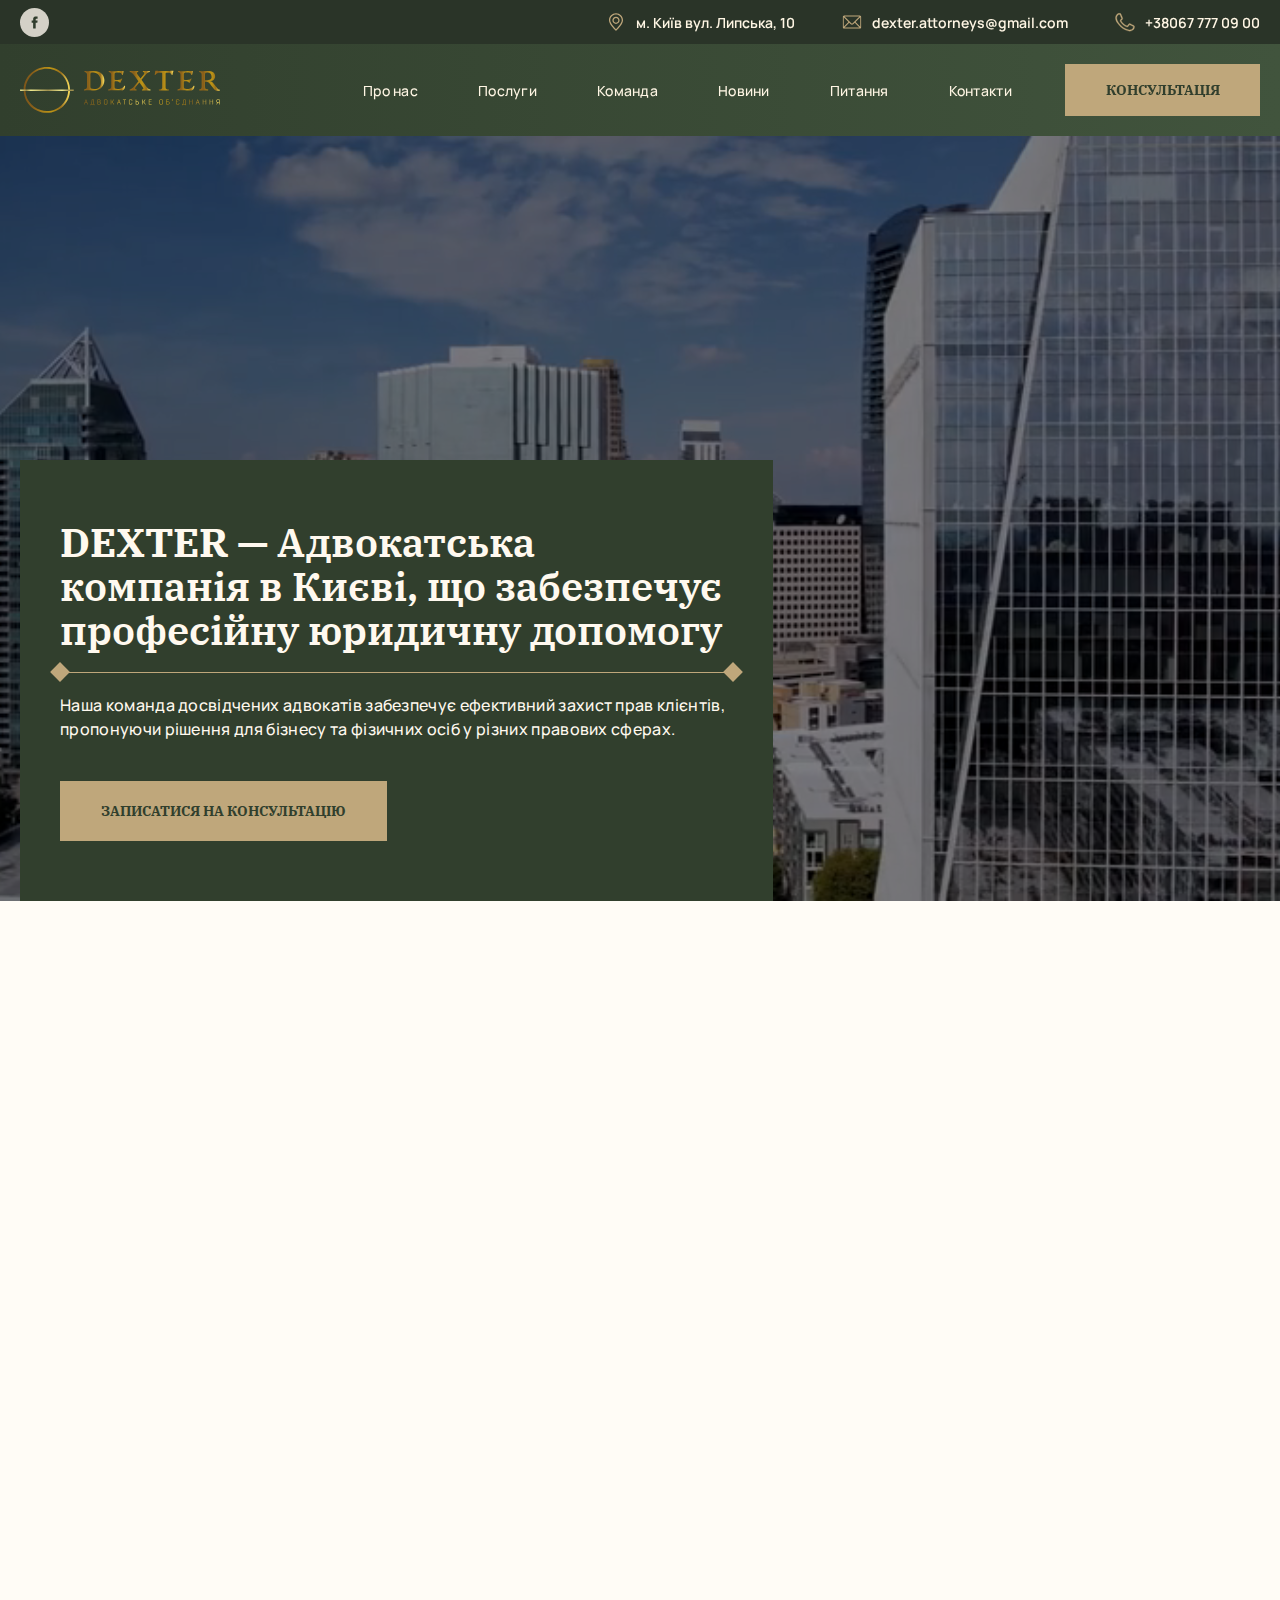
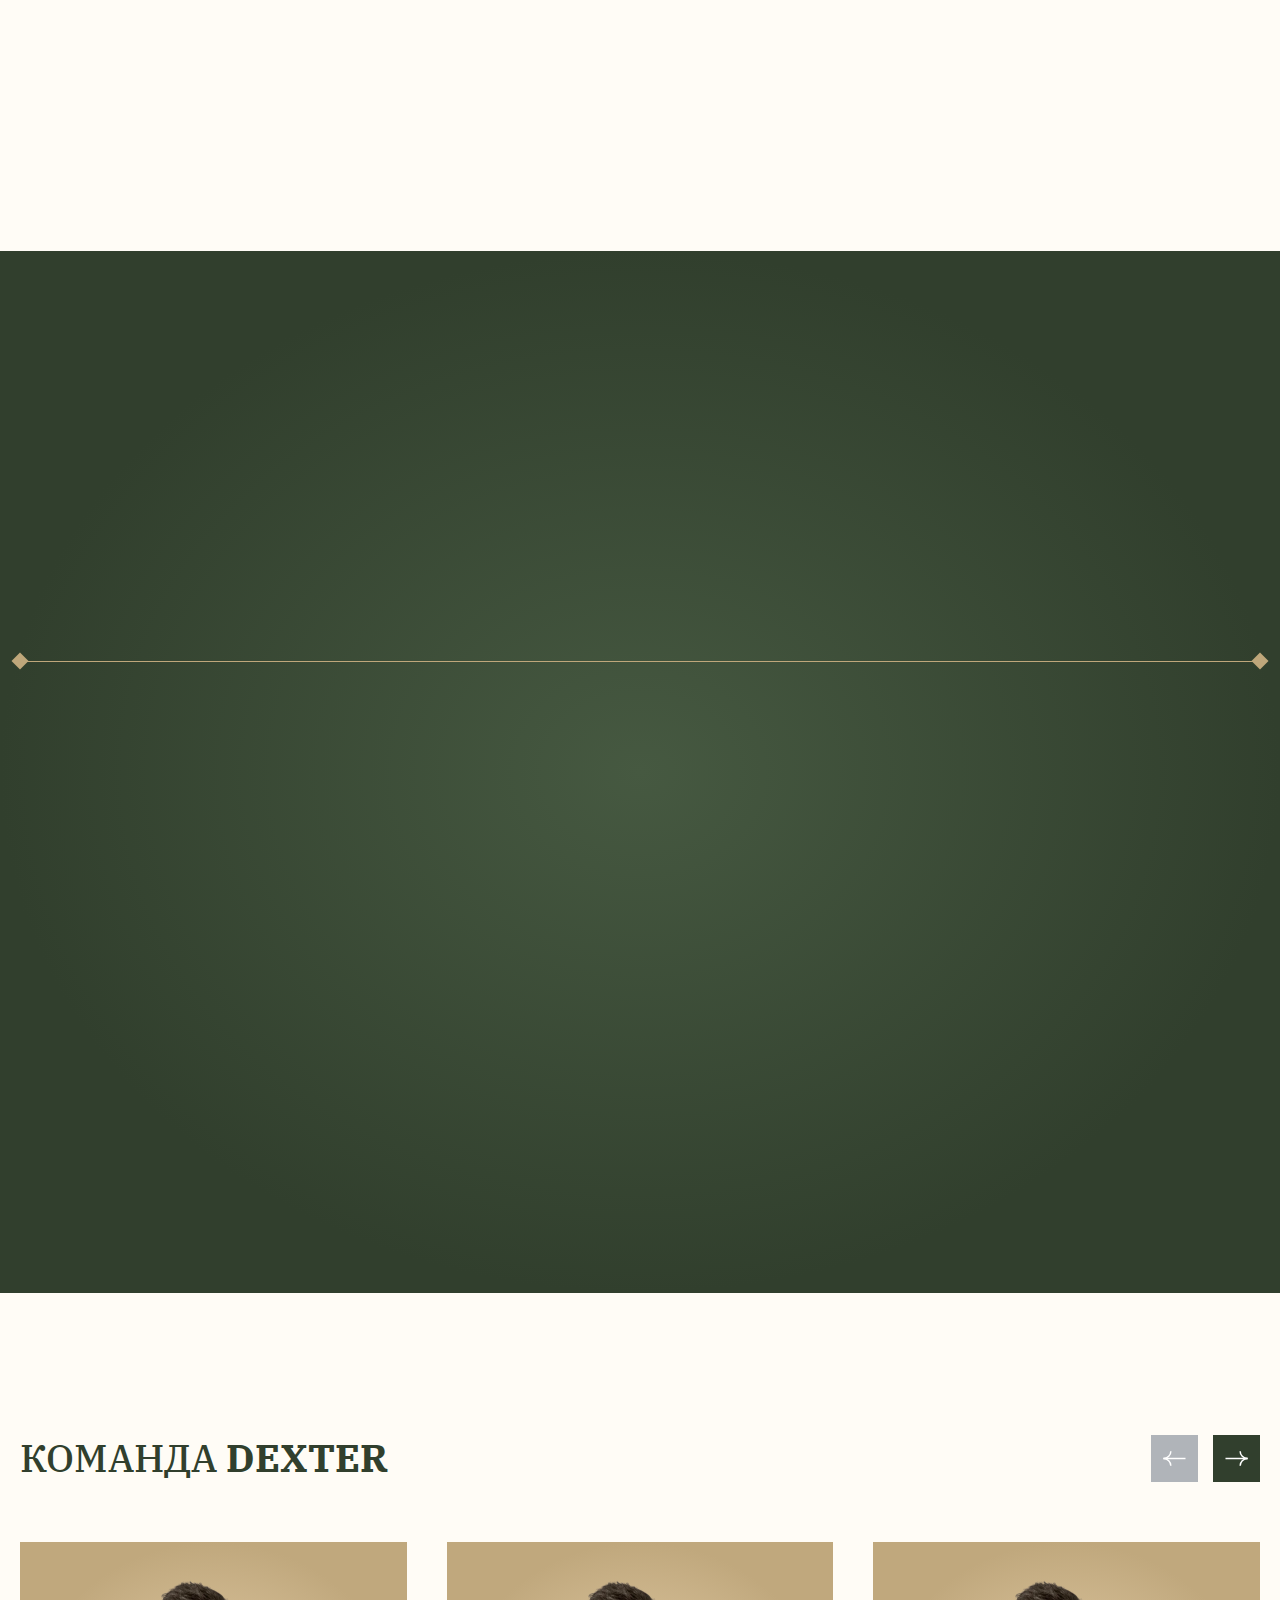
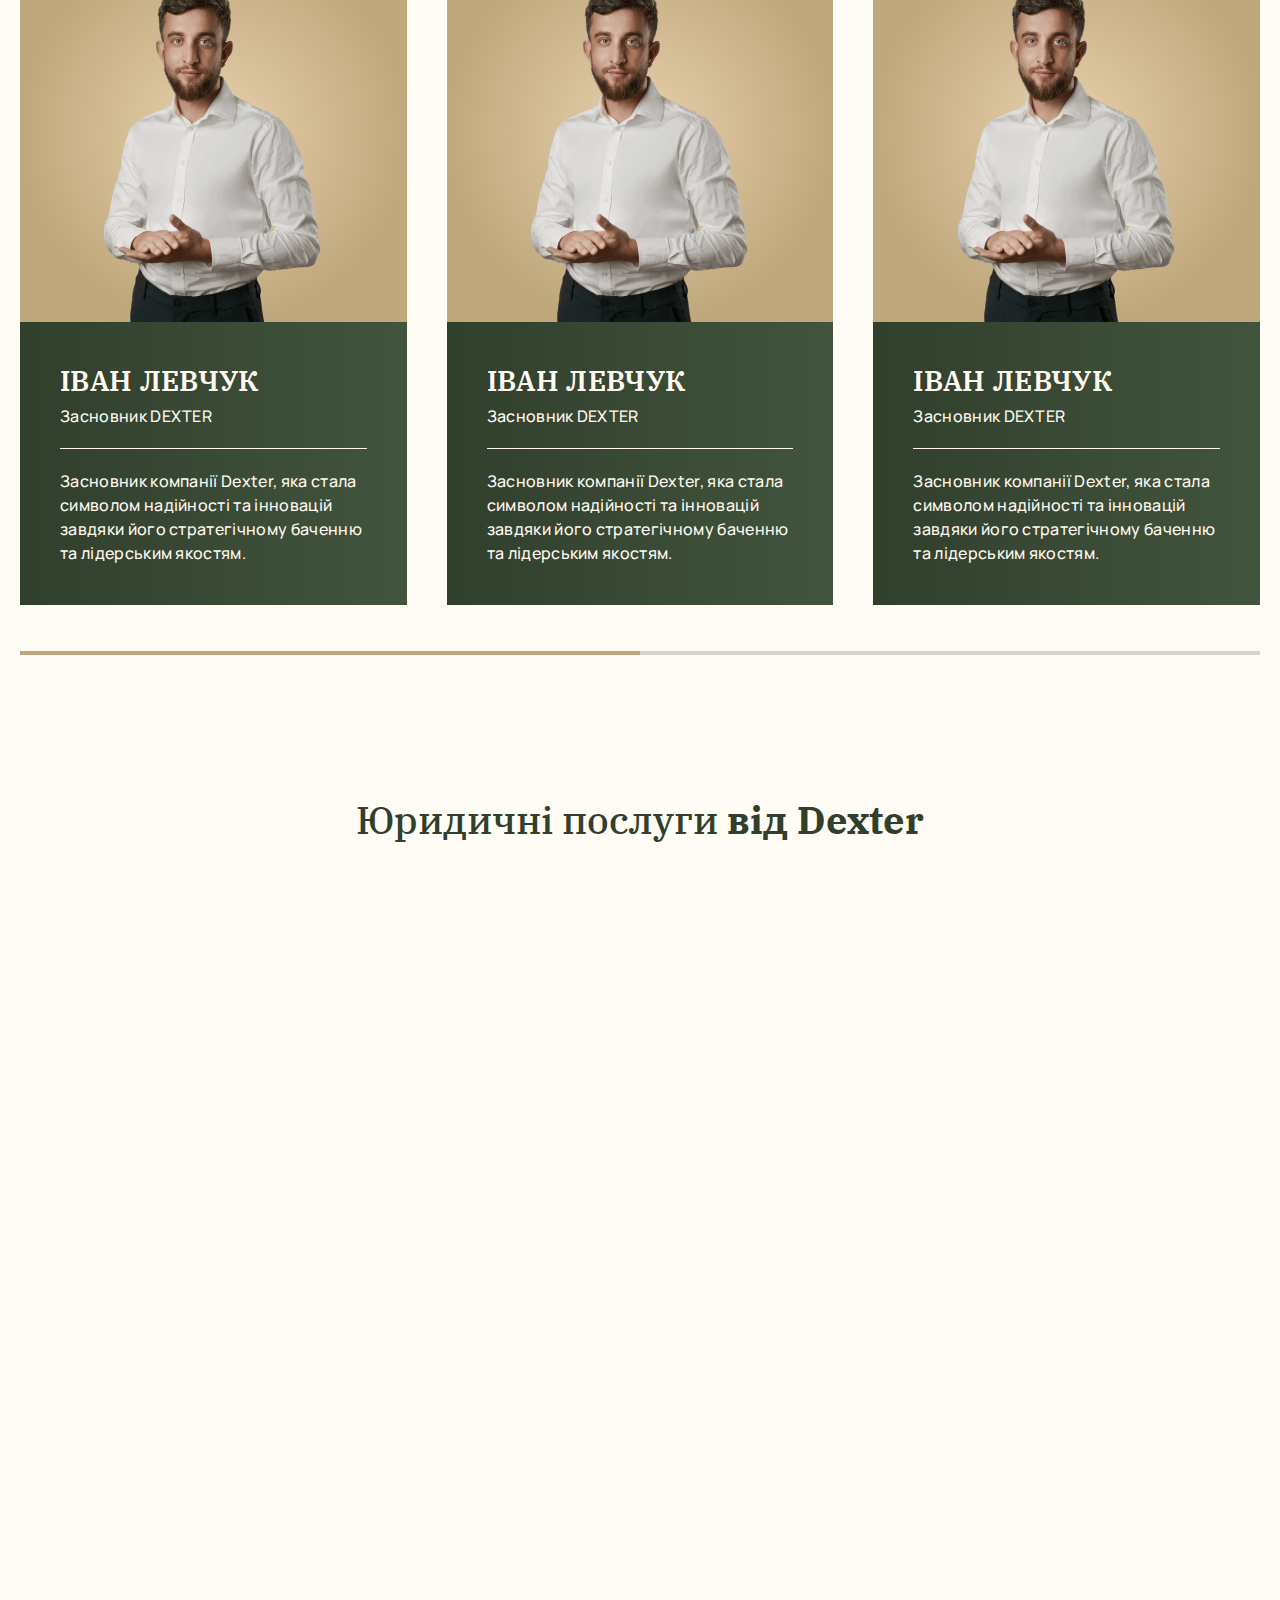
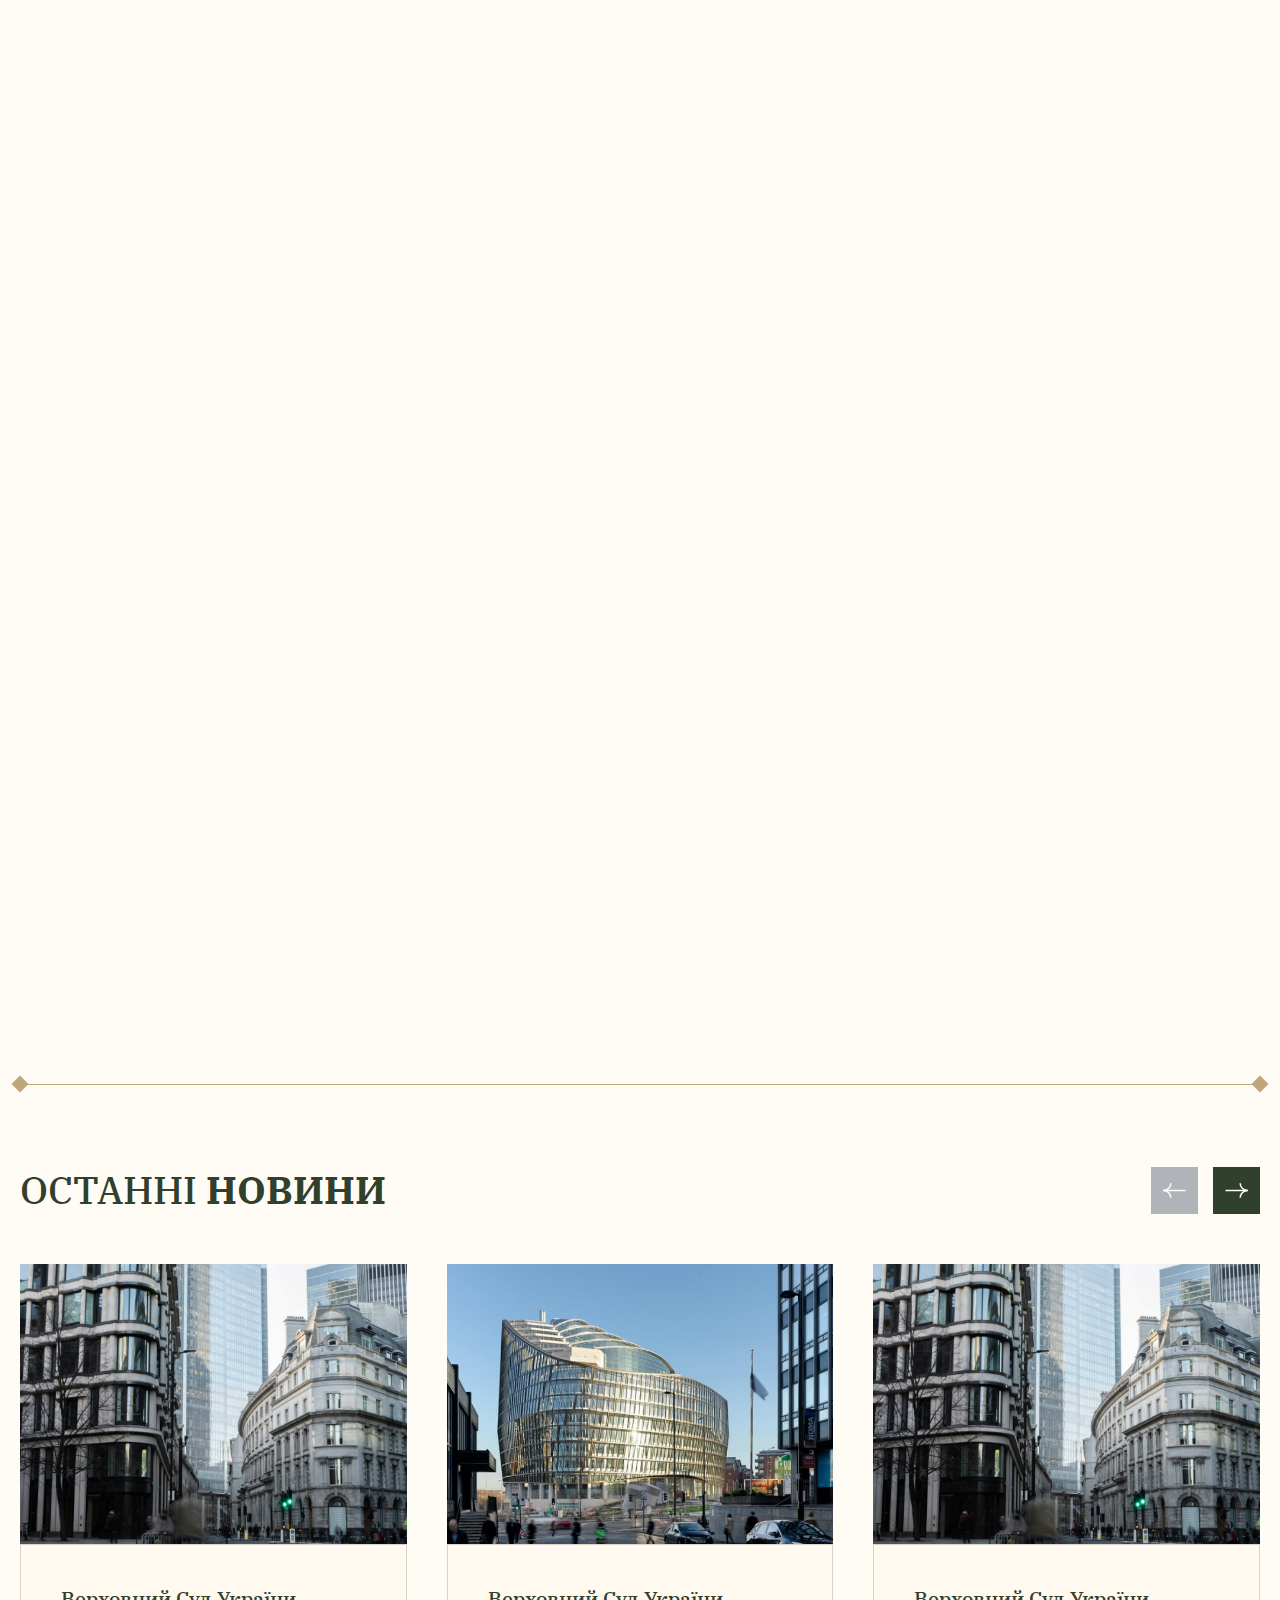
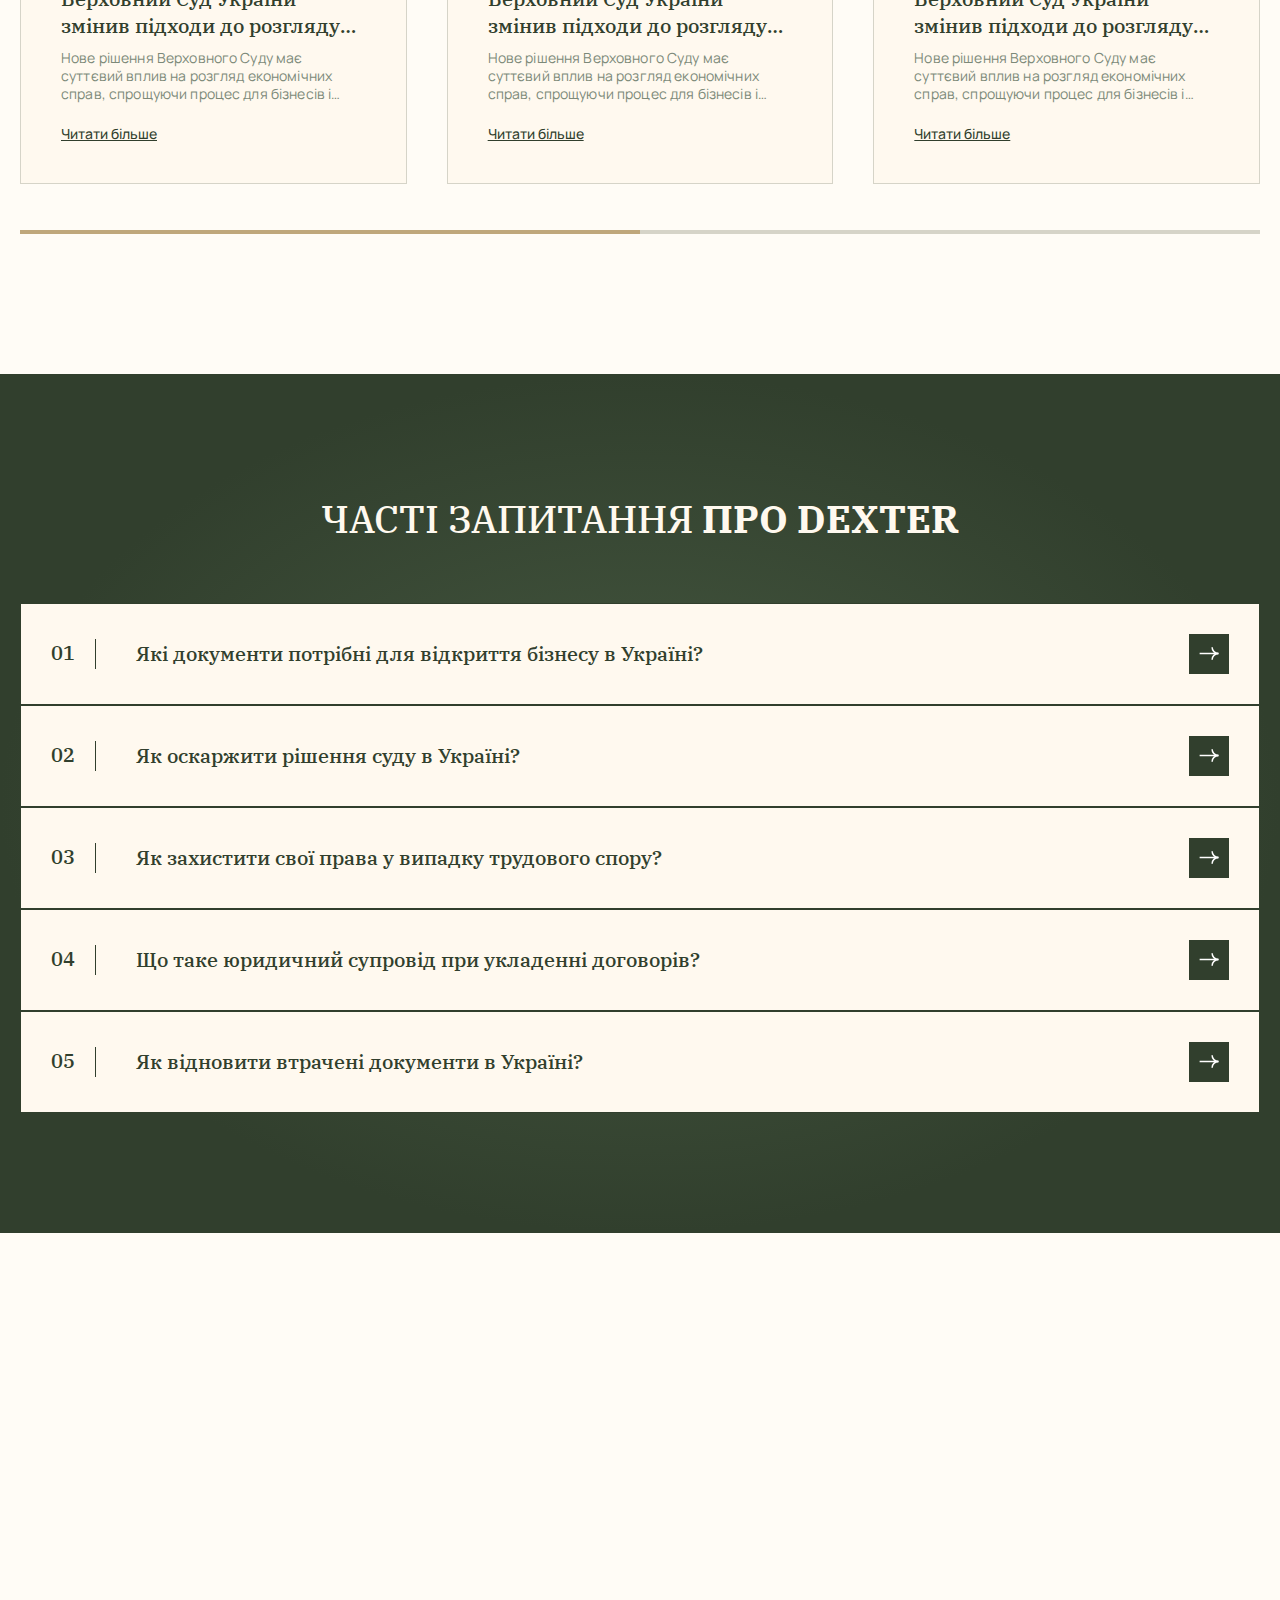
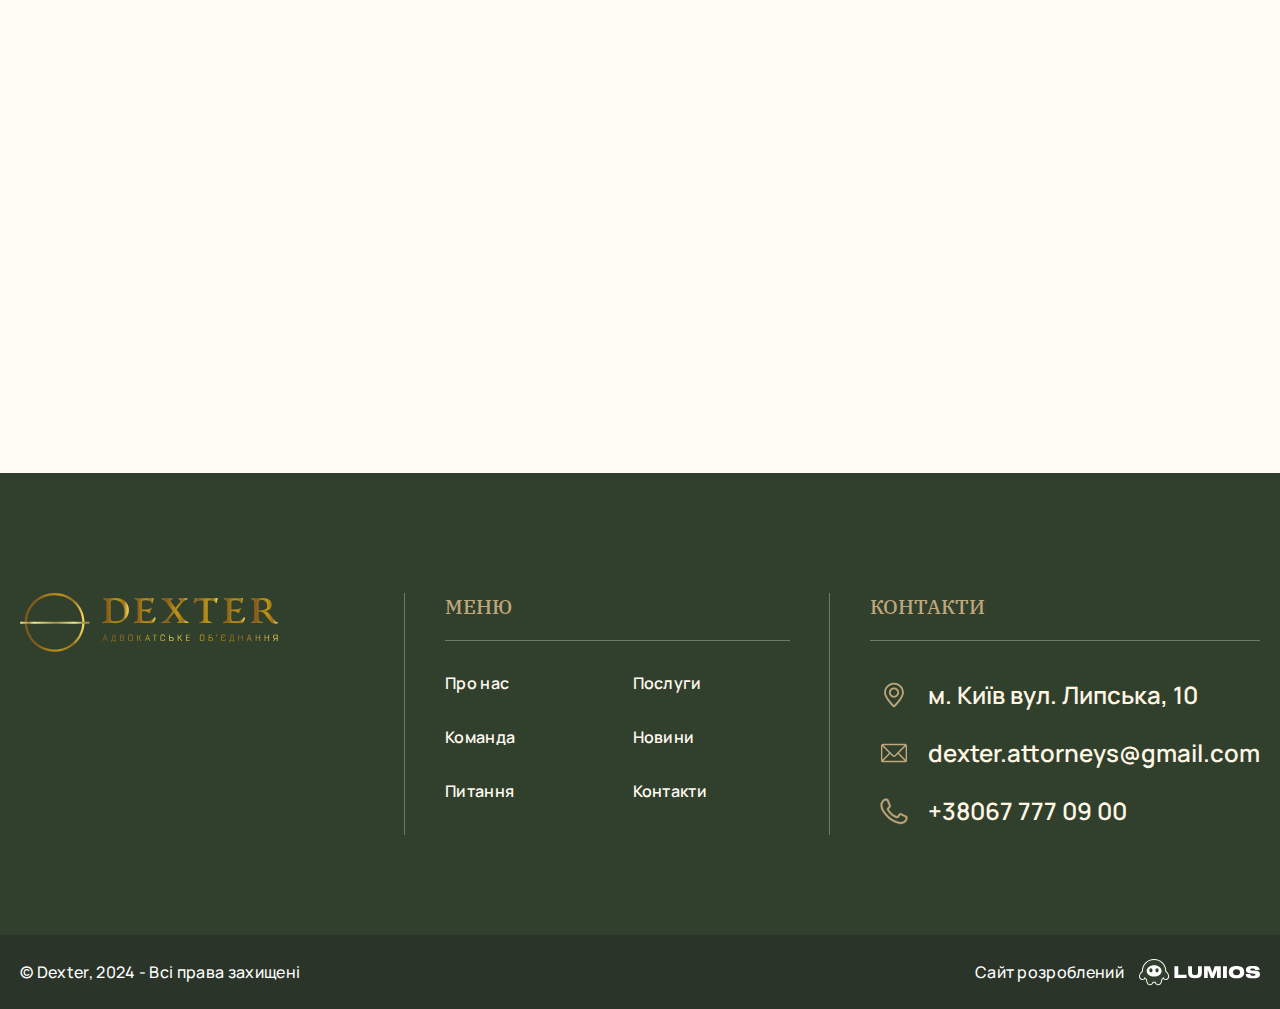
<file: index.html>
<!DOCTYPE html>
<html lang="uk">
<head>
	<meta charset="UTF-8">
	<meta name="viewport" content="width=device-width, initial-scale=1.0">
	<link rel="stylesheet" href="./assets/style/swiper.css">
	<link rel="stylesheet" href="./assets/style/aos.css">
	<link rel="stylesheet" href="./assets/style/style.css">
	<title>Document</title>
</head>
<body>
	<header class="header">
		<div class="header__top">
			<div class="container">
				<div class="header__linkpoint">
					<div class="socials header__linkpoint__socials">
						<a href="#" target="_blank" rel="nofollow">
							<svg width="34" height="34" viewBox="0 0 34 34" fill="none" xmlns="http://www.w3.org/2000/svg">
								<g opacity="0.8">
								<circle cx="17" cy="17" r="17" fill="#FFF9EF"/>
								<path d="M13.8786 17.4083H15.3889V23.69C15.3889 23.814 15.4884 23.9145 15.6112 23.9145H18.172C18.2947 23.9145 18.3942 23.814 18.3942 23.69V17.4379H20.1304C20.2433 17.4379 20.3383 17.3524 20.3512 17.239L20.6149 14.9265C20.6221 14.8628 20.6022 14.7991 20.56 14.7513C20.5178 14.7036 20.4575 14.6762 20.3941 14.6762H18.3943V13.2266C18.3943 12.7896 18.6272 12.568 19.0866 12.568C19.152 12.568 20.3941 12.568 20.3941 12.568C20.5169 12.568 20.6164 12.4674 20.6164 12.3435V10.2207C20.6164 10.0967 20.5169 9.99622 20.3941 9.99622H18.5921C18.5794 9.99558 18.5512 9.99454 18.5095 9.99454C18.1969 9.99454 17.1101 10.0565 16.2515 10.8545C15.3003 11.7387 15.4325 12.7974 15.4641 12.981V14.6762H13.8786C13.7559 14.6762 13.6564 14.7767 13.6564 14.9007V17.1838C13.6564 17.3078 13.7559 17.4083 13.8786 17.4083Z" fill="#313F2D"/>
								</g>
								</svg>								
						</a>
					</div>
					<div class="contact header__linkpoint__contact">
						<a href="https://maps.app.goo.gl/oc1MzsTUzhksL4Jv8" > 
							<svg width="34" height="34" viewBox="0 0 34 34" fill="none" xmlns="http://www.w3.org/2000/svg">
								<path fill-rule="evenodd" clip-rule="evenodd" d="M17.0001 8.28741C13.1296 8.28741 9.98755 11.4294 9.98755 15.2999C9.98755 16.9876 11.0437 19.0131 12.3531 20.8185C14.2269 23.4025 16.57 25.5454 16.57 25.5454C16.6874 25.6528 16.8409 25.7123 17.0001 25.7123C17.1592 25.7123 17.3127 25.6528 17.4302 25.5454C17.4302 25.5454 19.7732 23.4025 21.647 20.8185C22.9564 19.0131 24.0126 16.9876 24.0126 15.2999C24.0126 11.4294 20.8705 8.28741 17.0001 8.28741ZM17.0001 9.56241C20.1667 9.56241 22.7376 12.1332 22.7376 15.2999C22.7376 16.7674 21.7537 18.5002 20.6151 20.0701C19.2976 21.8861 17.7391 23.4752 17.0001 24.1952C16.261 23.4752 14.7025 21.8861 13.385 20.0701C12.2464 18.5002 11.2625 16.7674 11.2625 15.2999C11.2625 12.1332 13.8334 9.56241 17.0001 9.56241ZM17.0001 11.6874C15.0064 11.6874 13.3875 13.3062 13.3875 15.2999C13.3875 17.2936 15.0064 18.9124 17.0001 18.9124C18.9937 18.9124 20.6126 17.2936 20.6126 15.2999C20.6126 13.3062 18.9937 11.6874 17.0001 11.6874ZM17.0001 12.9624C18.2904 12.9624 19.3376 14.0096 19.3376 15.2999C19.3376 16.5902 18.2904 17.6374 17.0001 17.6374C15.7098 17.6374 14.6625 16.5902 14.6625 15.2999C14.6625 14.0096 15.7098 12.9624 17.0001 12.9624Z" fill="#BFA77B"/>
								</svg>
								
								м. Київ вул. Липська, 10</a>
						<a href="mailto:dexter.attorneys@gmail.com" >
							<svg width="34" height="34" viewBox="0 0 34 34" fill="none" xmlns="http://www.w3.org/2000/svg">
								<g clip-path="url(#clip0_53_438)">
								<path d="M24.7065 10.4259H9.29358C8.38919 10.4259 7.65002 11.1618 7.65002 12.0694V21.9308C7.65002 22.8387 8.38966 23.5743 9.29358 23.5743H24.7065C25.6109 23.5743 26.35 22.8384 26.35 21.9308V12.0694C26.35 11.1616 25.6105 10.4259 24.7065 10.4259ZM24.4541 11.5216L17.4246 18.574C17.2104 18.7889 16.7898 18.789 16.5755 18.574L9.54596 11.5216H24.4541ZM8.74573 21.7293V12.2709L13.4596 17.0001L8.74573 21.7293ZM9.54596 22.4786L14.2332 17.7761L15.7995 19.3476C16.4413 19.9915 17.559 19.9913 18.2006 19.3476L19.7669 17.7762L24.4541 22.4786H9.54596ZM25.2543 21.7293L20.5404 17.0001L25.2543 12.2709V21.7293Z" fill="#BFA77B"/>
								</g>
								<defs>
								<clipPath id="clip0_53_438">
								<rect width="18.7" height="18.7" fill="white" transform="translate(7.65002 7.65009)"/>
								</clipPath>
								</defs>
								</svg>								
								dexter.attorneys@gmail.com</a>
						<a href="tel:+38067 777 09 00" >
							<svg width="34" height="34" viewBox="0 0 34 34" fill="none" xmlns="http://www.w3.org/2000/svg">
								<path d="M26.385 20.9923L26.3785 20.9664L26.3634 20.9443C26.1383 20.6136 25.8089 20.3679 25.428 20.2463L25.2782 20.1798C24.9733 20.0273 24.3175 19.7028 23.6848 19.397C23.0601 19.0951 22.4456 18.8054 22.222 18.7233C21.5739 18.431 20.8093 18.6648 20.4354 19.2696L20.171 19.6399L20.1709 19.6399C19.8987 20.0215 19.6073 20.3891 19.2978 20.7412C19.2419 20.784 19.1752 20.8107 19.105 20.8183C19.031 20.8263 18.9562 20.8126 18.8898 20.779L18.8833 20.7756L18.8764 20.773L18.7169 20.7109C18.7167 20.7109 18.7165 20.7108 18.7163 20.7107C17.5373 20.2431 16.4535 19.5643 15.5182 18.7075C14.6398 17.8901 13.8777 16.956 13.2533 15.9314L13.2536 15.9312L13.2481 15.9234L13.1922 15.8435C13.173 15.8047 13.1645 15.784 13.1607 15.77C13.1599 15.7669 13.1595 15.7649 13.1593 15.7637L13.1591 15.7624L13.1591 15.7621L13.1591 15.7621L13.1591 15.7622L13.1591 15.7625C13.159 15.7627 13.159 15.7625 13.1593 15.7617C13.1605 15.7571 13.1662 15.7424 13.1907 15.7085C13.2149 15.675 13.2501 15.6326 13.3019 15.5718C13.4662 15.3789 13.5114 15.3345 13.5859 15.2611C13.6024 15.2449 13.6204 15.2272 13.6414 15.2062L13.6424 15.2052C13.7575 15.0901 13.8593 14.9883 13.9876 14.8328L14.1635 14.6393L14.1635 14.6394L14.1654 14.6372C14.332 14.4467 14.4717 14.2341 14.5802 14.0055L14.5803 14.0055L14.581 14.0039C14.6778 13.7939 14.722 13.5636 14.7098 13.3327C14.6979 13.1056 14.6317 12.8846 14.517 12.6884L14.2268 11.985L14.2265 11.9843C14.0929 11.6651 13.9315 11.2679 13.7707 10.8722C13.5485 10.3254 13.3274 9.78138 13.1825 9.45016L13.1825 9.45016L13.1818 9.44854C12.9904 9.02467 12.7979 8.74978 12.5525 8.58188C12.3054 8.41276 12.0254 8.3667 11.6962 8.35298L11.6962 8.35285H11.69H11.1853C10.8219 8.33633 10.4588 8.39175 10.1169 8.51594C9.77383 8.64054 9.45889 8.83188 9.19024 9.07892L9.19015 9.07882L9.18571 9.08327L9.10599 9.16298C9.10591 9.16307 9.10582 9.16315 9.10574 9.16324C8.5827 9.68123 8.17069 10.3004 7.89484 10.9828C7.61896 11.6654 7.48507 12.3971 7.50135 13.1332L7.50111 13.1332L7.50178 13.1417C7.64268 14.9168 8.30322 16.611 9.40089 18.0129L9.45933 18.1048L9.45927 18.1048L9.46183 18.1086C10.7141 19.9512 13.3897 23.287 17.1374 24.8473C18.5872 25.5614 20.1589 25.9953 21.7697 26.1261L21.7697 26.1267L21.7824 26.1266C22.1141 26.1253 22.4447 26.0883 22.7684 26.016C23.4469 25.8648 24.1803 25.5516 24.8004 25.1214C25.4171 24.6936 25.9354 24.1403 26.1648 23.5006C26.5165 22.7127 26.5941 21.8296 26.385 20.9923ZM22.4869 24.8482L22.4869 24.8481L22.4827 24.849L22.4744 24.8507C22.1603 24.9153 21.7967 24.99 21.0909 24.879C20.3711 24.7657 19.2936 24.4586 17.5598 23.7429C14.1253 22.325 11.5964 19.1827 10.4056 17.4411C10.4054 17.4409 10.4053 17.4406 10.4051 17.4404L10.317 17.3081L10.3172 17.3079L10.3114 17.3003C9.38678 16.0888 8.82543 14.6396 8.69265 13.1214C8.67815 12.5355 8.78514 11.9529 9.0069 11.4103C9.22924 10.8664 9.5621 10.3745 9.9844 9.96581L9.9847 9.96611L9.99219 9.95768L10.0555 9.88648C10.3704 9.63206 10.7688 9.50361 11.1733 9.52636L11.1733 9.52659H11.1817H11.6631C11.754 9.52659 11.8084 9.52691 11.8497 9.53258C11.8854 9.53747 11.8984 9.5449 11.908 9.55261C11.9216 9.56354 11.9425 9.58716 11.975 9.64729C12.0073 9.70708 12.0444 9.78967 12.0961 9.90882L12.0961 9.90883C12.1941 10.1347 12.3647 10.5552 12.551 11.0148L12.5717 11.0656C12.7653 11.5429 12.9729 12.0543 13.1296 12.4213L13.4502 13.1962L13.4536 13.2044L13.4579 13.2121C13.513 13.3103 13.5279 13.3733 13.5305 13.4127C13.5329 13.4482 13.526 13.4751 13.5136 13.5069C13.448 13.6445 13.3635 13.7722 13.2625 13.8864L13.2623 13.8862L13.2571 13.8928L13.1274 14.0571L12.8482 14.3538C12.714 14.488 12.5881 14.6229 12.4451 14.7922C11.9988 15.222 11.909 15.904 12.2302 16.4348L12.2302 16.4348L12.2308 16.4358L12.3016 16.5509C12.3017 16.551 12.3018 16.5511 12.3019 16.5513C12.9829 17.6731 13.8132 18.6973 14.7699 19.5957L14.7715 19.5972C15.8101 20.5449 17.0131 21.2949 18.3213 21.8102L18.3219 21.8104L18.4786 21.8714C18.7649 22.0004 19.0837 22.0395 19.3927 21.9833C19.7032 21.9268 19.989 21.777 20.212 21.5537L20.2172 21.5485L20.2219 21.5427C20.5426 21.1511 20.8427 20.743 21.121 20.3201L21.3868 19.948L21.3959 19.9354L21.4021 19.9211C21.416 19.8896 21.4364 19.8614 21.462 19.8383C21.4876 19.8153 21.5178 19.798 21.5507 19.7876C21.5835 19.7771 21.6181 19.7738 21.6524 19.7779C21.6866 19.7819 21.7195 19.7932 21.749 19.811L21.7608 19.8181L21.7738 19.823C22.0501 19.9266 23.4492 20.5992 24.7377 21.2346L24.7377 21.2346L24.7399 21.2356L24.9092 21.3158L24.9092 21.316L24.9162 21.3189C25.0433 21.3714 25.1666 21.4324 25.2855 21.5015C25.3272 22.0368 25.2476 22.5749 25.0522 23.0756C24.7785 23.5366 24.4088 23.9334 23.9681 24.2389C23.5242 24.5467 23.0189 24.7545 22.4869 24.8482Z" fill="#BFA77B" stroke="#BFA77B" stroke-width="0.3"/>
								</svg>								
								+38067 777 09 00</a>
					</div>
				</div>
			</div>
		</div>
		<div class="header__bottom">
			<div class="container">
				<div class="header__wrap">
					<a href="./index.html" class="logo">
						<img src="./assets/images/logo.svg" alt="All Trade Construction">
					</a>
					<div class="header__menu">
						<nav>
							<ul>
								<li><a href="#about">Про нас</a></li>
								<li><a href="#services">Послуги</a></li>
								<li><a href="#command">Команда </a></li>
								<li><a href="./page-news.html">Новини</a></li>
								<li><a href="#faq">Питання</a></li>
								<li><a href="#contact">Контакти</a></li>
							</ul>
						</nav>
						<button data-open="open" class="btn">КОНСУЛЬТАЦІЯ</button>
						<div class="header__linkpoint">
							<div class="socials header__linkpoint__socials">
								<a href="#" target="_blank" rel="nofollow">
									<svg width="34" height="34" viewBox="0 0 34 34" fill="none" xmlns="http://www.w3.org/2000/svg">
										<g opacity="0.8">
										<circle cx="17" cy="17" r="17" fill="#FFF9EF"/>
										<path d="M13.8786 17.4083H15.3889V23.69C15.3889 23.814 15.4884 23.9145 15.6112 23.9145H18.172C18.2947 23.9145 18.3942 23.814 18.3942 23.69V17.4379H20.1304C20.2433 17.4379 20.3383 17.3524 20.3512 17.239L20.6149 14.9265C20.6221 14.8628 20.6022 14.7991 20.56 14.7513C20.5178 14.7036 20.4575 14.6762 20.3941 14.6762H18.3943V13.2266C18.3943 12.7896 18.6272 12.568 19.0866 12.568C19.152 12.568 20.3941 12.568 20.3941 12.568C20.5169 12.568 20.6164 12.4674 20.6164 12.3435V10.2207C20.6164 10.0967 20.5169 9.99622 20.3941 9.99622H18.5921C18.5794 9.99558 18.5512 9.99454 18.5095 9.99454C18.1969 9.99454 17.1101 10.0565 16.2515 10.8545C15.3003 11.7387 15.4325 12.7974 15.4641 12.981V14.6762H13.8786C13.7559 14.6762 13.6564 14.7767 13.6564 14.9007V17.1838C13.6564 17.3078 13.7559 17.4083 13.8786 17.4083Z" fill="#313F2D"/>
										</g>
										</svg>								
								</a>
							</div>
							<div class="contact header__linkpoint__contact">
								<a href="https://maps.app.goo.gl/oc1MzsTUzhksL4Jv8"> 
									<svg width="34" height="34" viewBox="0 0 34 34" fill="none" xmlns="http://www.w3.org/2000/svg">
										<path fill-rule="evenodd" clip-rule="evenodd" d="M17.0001 8.28741C13.1296 8.28741 9.98755 11.4294 9.98755 15.2999C9.98755 16.9876 11.0437 19.0131 12.3531 20.8185C14.2269 23.4025 16.57 25.5454 16.57 25.5454C16.6874 25.6528 16.8409 25.7123 17.0001 25.7123C17.1592 25.7123 17.3127 25.6528 17.4302 25.5454C17.4302 25.5454 19.7732 23.4025 21.647 20.8185C22.9564 19.0131 24.0126 16.9876 24.0126 15.2999C24.0126 11.4294 20.8705 8.28741 17.0001 8.28741ZM17.0001 9.56241C20.1667 9.56241 22.7376 12.1332 22.7376 15.2999C22.7376 16.7674 21.7537 18.5002 20.6151 20.0701C19.2976 21.8861 17.7391 23.4752 17.0001 24.1952C16.261 23.4752 14.7025 21.8861 13.385 20.0701C12.2464 18.5002 11.2625 16.7674 11.2625 15.2999C11.2625 12.1332 13.8334 9.56241 17.0001 9.56241ZM17.0001 11.6874C15.0064 11.6874 13.3875 13.3062 13.3875 15.2999C13.3875 17.2936 15.0064 18.9124 17.0001 18.9124C18.9937 18.9124 20.6126 17.2936 20.6126 15.2999C20.6126 13.3062 18.9937 11.6874 17.0001 11.6874ZM17.0001 12.9624C18.2904 12.9624 19.3376 14.0096 19.3376 15.2999C19.3376 16.5902 18.2904 17.6374 17.0001 17.6374C15.7098 17.6374 14.6625 16.5902 14.6625 15.2999C14.6625 14.0096 15.7098 12.9624 17.0001 12.9624Z" fill="#BFA77B"/>
										</svg>
										
										м. Київ вул. Липська, 10</a>
								<a href="mailto:dexter.attorneys@gmail.com">
									<svg width="34" height="34" viewBox="0 0 34 34" fill="none" xmlns="http://www.w3.org/2000/svg">
										<g clip-path="url(#clip0_53_438)">
										<path d="M24.7065 10.4259H9.29358C8.38919 10.4259 7.65002 11.1618 7.65002 12.0694V21.9308C7.65002 22.8387 8.38966 23.5743 9.29358 23.5743H24.7065C25.6109 23.5743 26.35 22.8384 26.35 21.9308V12.0694C26.35 11.1616 25.6105 10.4259 24.7065 10.4259ZM24.4541 11.5216L17.4246 18.574C17.2104 18.7889 16.7898 18.789 16.5755 18.574L9.54596 11.5216H24.4541ZM8.74573 21.7293V12.2709L13.4596 17.0001L8.74573 21.7293ZM9.54596 22.4786L14.2332 17.7761L15.7995 19.3476C16.4413 19.9915 17.559 19.9913 18.2006 19.3476L19.7669 17.7762L24.4541 22.4786H9.54596ZM25.2543 21.7293L20.5404 17.0001L25.2543 12.2709V21.7293Z" fill="#BFA77B"/>
										</g>
										<defs>
										<clipPath id="clip0_53_438">
										<rect width="18.7" height="18.7" fill="white" transform="translate(7.65002 7.65009)"/>
										</clipPath>
										</defs>
										</svg>								
										dexter.attorneys@gmail.com</a>
								<a href="tel:+38067 777 09 00">
									<svg width="34" height="34" viewBox="0 0 34 34" fill="none" xmlns="http://www.w3.org/2000/svg">
										<path d="M26.385 20.9923L26.3785 20.9664L26.3634 20.9443C26.1383 20.6136 25.8089 20.3679 25.428 20.2463L25.2782 20.1798C24.9733 20.0273 24.3175 19.7028 23.6848 19.397C23.0601 19.0951 22.4456 18.8054 22.222 18.7233C21.5739 18.431 20.8093 18.6648 20.4354 19.2696L20.171 19.6399L20.1709 19.6399C19.8987 20.0215 19.6073 20.3891 19.2978 20.7412C19.2419 20.784 19.1752 20.8107 19.105 20.8183C19.031 20.8263 18.9562 20.8126 18.8898 20.779L18.8833 20.7756L18.8764 20.773L18.7169 20.7109C18.7167 20.7109 18.7165 20.7108 18.7163 20.7107C17.5373 20.2431 16.4535 19.5643 15.5182 18.7075C14.6398 17.8901 13.8777 16.956 13.2533 15.9314L13.2536 15.9312L13.2481 15.9234L13.1922 15.8435C13.173 15.8047 13.1645 15.784 13.1607 15.77C13.1599 15.7669 13.1595 15.7649 13.1593 15.7637L13.1591 15.7624L13.1591 15.7621L13.1591 15.7621L13.1591 15.7622L13.1591 15.7625C13.159 15.7627 13.159 15.7625 13.1593 15.7617C13.1605 15.7571 13.1662 15.7424 13.1907 15.7085C13.2149 15.675 13.2501 15.6326 13.3019 15.5718C13.4662 15.3789 13.5114 15.3345 13.5859 15.2611C13.6024 15.2449 13.6204 15.2272 13.6414 15.2062L13.6424 15.2052C13.7575 15.0901 13.8593 14.9883 13.9876 14.8328L14.1635 14.6393L14.1635 14.6394L14.1654 14.6372C14.332 14.4467 14.4717 14.2341 14.5802 14.0055L14.5803 14.0055L14.581 14.0039C14.6778 13.7939 14.722 13.5636 14.7098 13.3327C14.6979 13.1056 14.6317 12.8846 14.517 12.6884L14.2268 11.985L14.2265 11.9843C14.0929 11.6651 13.9315 11.2679 13.7707 10.8722C13.5485 10.3254 13.3274 9.78138 13.1825 9.45016L13.1825 9.45016L13.1818 9.44854C12.9904 9.02467 12.7979 8.74978 12.5525 8.58188C12.3054 8.41276 12.0254 8.3667 11.6962 8.35298L11.6962 8.35285H11.69H11.1853C10.8219 8.33633 10.4588 8.39175 10.1169 8.51594C9.77383 8.64054 9.45889 8.83188 9.19024 9.07892L9.19015 9.07882L9.18571 9.08327L9.10599 9.16298C9.10591 9.16307 9.10582 9.16315 9.10574 9.16324C8.5827 9.68123 8.17069 10.3004 7.89484 10.9828C7.61896 11.6654 7.48507 12.3971 7.50135 13.1332L7.50111 13.1332L7.50178 13.1417C7.64268 14.9168 8.30322 16.611 9.40089 18.0129L9.45933 18.1048L9.45927 18.1048L9.46183 18.1086C10.7141 19.9512 13.3897 23.287 17.1374 24.8473C18.5872 25.5614 20.1589 25.9953 21.7697 26.1261L21.7697 26.1267L21.7824 26.1266C22.1141 26.1253 22.4447 26.0883 22.7684 26.016C23.4469 25.8648 24.1803 25.5516 24.8004 25.1214C25.4171 24.6936 25.9354 24.1403 26.1648 23.5006C26.5165 22.7127 26.5941 21.8296 26.385 20.9923ZM22.4869 24.8482L22.4869 24.8481L22.4827 24.849L22.4744 24.8507C22.1603 24.9153 21.7967 24.99 21.0909 24.879C20.3711 24.7657 19.2936 24.4586 17.5598 23.7429C14.1253 22.325 11.5964 19.1827 10.4056 17.4411C10.4054 17.4409 10.4053 17.4406 10.4051 17.4404L10.317 17.3081L10.3172 17.3079L10.3114 17.3003C9.38678 16.0888 8.82543 14.6396 8.69265 13.1214C8.67815 12.5355 8.78514 11.9529 9.0069 11.4103C9.22924 10.8664 9.5621 10.3745 9.9844 9.96581L9.9847 9.96611L9.99219 9.95768L10.0555 9.88648C10.3704 9.63206 10.7688 9.50361 11.1733 9.52636L11.1733 9.52659H11.1817H11.6631C11.754 9.52659 11.8084 9.52691 11.8497 9.53258C11.8854 9.53747 11.8984 9.5449 11.908 9.55261C11.9216 9.56354 11.9425 9.58716 11.975 9.64729C12.0073 9.70708 12.0444 9.78967 12.0961 9.90882L12.0961 9.90883C12.1941 10.1347 12.3647 10.5552 12.551 11.0148L12.5717 11.0656C12.7653 11.5429 12.9729 12.0543 13.1296 12.4213L13.4502 13.1962L13.4536 13.2044L13.4579 13.2121C13.513 13.3103 13.5279 13.3733 13.5305 13.4127C13.5329 13.4482 13.526 13.4751 13.5136 13.5069C13.448 13.6445 13.3635 13.7722 13.2625 13.8864L13.2623 13.8862L13.2571 13.8928L13.1274 14.0571L12.8482 14.3538C12.714 14.488 12.5881 14.6229 12.4451 14.7922C11.9988 15.222 11.909 15.904 12.2302 16.4348L12.2302 16.4348L12.2308 16.4358L12.3016 16.5509C12.3017 16.551 12.3018 16.5511 12.3019 16.5513C12.9829 17.6731 13.8132 18.6973 14.7699 19.5957L14.7715 19.5972C15.8101 20.5449 17.0131 21.2949 18.3213 21.8102L18.3219 21.8104L18.4786 21.8714C18.7649 22.0004 19.0837 22.0395 19.3927 21.9833C19.7032 21.9268 19.989 21.777 20.212 21.5537L20.2172 21.5485L20.2219 21.5427C20.5426 21.1511 20.8427 20.743 21.121 20.3201L21.3868 19.948L21.3959 19.9354L21.4021 19.9211C21.416 19.8896 21.4364 19.8614 21.462 19.8383C21.4876 19.8153 21.5178 19.798 21.5507 19.7876C21.5835 19.7771 21.6181 19.7738 21.6524 19.7779C21.6866 19.7819 21.7195 19.7932 21.749 19.811L21.7608 19.8181L21.7738 19.823C22.0501 19.9266 23.4492 20.5992 24.7377 21.2346L24.7377 21.2346L24.7399 21.2356L24.9092 21.3158L24.9092 21.316L24.9162 21.3189C25.0433 21.3714 25.1666 21.4324 25.2855 21.5015C25.3272 22.0368 25.2476 22.5749 25.0522 23.0756C24.7785 23.5366 24.4088 23.9334 23.9681 24.2389C23.5242 24.5467 23.0189 24.7545 22.4869 24.8482Z" fill="#BFA77B" stroke="#BFA77B" stroke-width="0.3"/>
										</svg>								
										+38067 777 09 00</a>
							
							</div>
						</div>
					</div>
					<div class="burger">
						<span></span>
						<span></span>
						<span></span>
					</div>
				</div>
			</div>
		</div>
	</header>
	<main>
	<section class="hero">
		<div class="hero__img">
			<video autoplay muted loop playsinline class="video-bg">
				<source src="./assets/images/219339_tiny (1).mp4" type="video/mp4">
		</video>
		</div>
		<div class="container">
			<div class="hero__container">
				<div class="hero__content">
					<h1><strong>DEXTER</strong> — Адвокатська компанія в Києві, що забезпечує професійну юридичну допомогу</h1>
				<div class="space"></div>
				<p>Наша команда досвідчених адвокатів забезпечує ефективний захист прав клієнтів, пропонуючи рішення для бізнесу та фізичних осіб у різних правових сферах.</p>
				<button data-open="open"  class="btn">ЗАПИСАТИСЯ НА КОНСУЛЬТАЦІЮ</button>
				</div>
			</div>
		</div>
	</section>
	<section class="advantages" data-aos="fade-up">
		<div class="container">
			<div class="advantages__container">
				<h2 class="advantages__title center-title">Переваги компанії <strong>DEXTER</strong></h2>
				<div class="advantages__items">
					<div class="advantages__item">
						<div class="advantages__item__count">
							<span class="stat-value" data-target="5">5</span>+
						</div>
						<p>Понад 5 років на ринку дозволяють нам забезпечувати стабільність, професіоналізм та високу якість виконання кожного проєкту.</p>
					</div>
				
					<div class="advantages__item">
						<div class="advantages__item__count">
							<span class="stat-value" data-target="1000">1000</span>+
						</div>
						<p>Більше 1000 задоволених клієнтів довірили нам свої завдання, отримавши надійні та ефективні рішення для свого бізнесу.</p>
					</div>
					<div class="advantages__item">
						<div class="advantages__item__count">
							<span class="stat-value" data-target="50">50</span>+
						</div>
						<p>Щороку ми успішно реалізуємо понад 50 різноманітних проєктів, забезпечуючи індивідуальний підхід до кожного завдання.</p>
					</div>
					<div class="advantages__item">
						<div class="advantages__item__count">
							<span class="stat-value" data-target="95">95</span>%
						</div>
						<p>Понад 95% наших клієнтів залишають позитивні відгуки, що підтверджує високий рівень сервісу.</p>
					</div>
				</div>
			</div>
		</div>
	</section>
	<section class="team mb-m" id="about">
		<div class="container">
			<div class="team__container">
				<div class="team__content" data-aos="fade-up">
					<h2>DEXTER — адвокатська компанія у Києві, яка забезпечує якісні юридичні послуги</h2>
					<div class="team__content__text">
						<p>Dexter — адвокатська компанія, розташована в Києві, яка надає висококваліфіковані юридичні послуги для фізичних осіб і бізнесу. Наша команда складається з досвідчених адвокатів, які спеціалізуються на цивільному, кримінальному та господарському праві, а також на інших важливих сферах права. </p>
						<p>Ми прагнемо до індивідуального підходу до кожного клієнта, забезпечуючи ефективне вирішення правових питань з високим рівнем професіоналізму. Ми гарантуємо конфіденційність, прозорість і максимальну підтримку на кожному етапі співпраці.</p>
					</div>
				</div>
				<div class="space"></div>
				<div class="team__img" data-aos="fade-up">
					<img src="./assets/images/team-img.webp" alt="DEXTER — адвокатська компанія у Києв">
				</div>
			</div>
		</div>
	</section>
	<section class="command mb-m" id="command">
		<div class="container">
			<div class="command__container">
				<div class="command__title title-justify">
					<h2>КОМАНДА <strong>DEXTER</strong></h2>
					<div class="command__slider__btns slider__btns">
						<div class="command-button-prev slider-btn">
							<svg xmlns="http://www.w3.org/2000/svg" width="48" height="48" viewBox="0 0 48 48" fill="none">
								<rect width="48" height="48" transform="matrix(-1 -8.74228e-08 -8.74228e-08 1 48 0)" fill="#313F2D"/>
								<path d="M35.25 24L12.75 24" stroke="white" stroke-width="1.5" stroke-miterlimit="10"/>
								<path d="M12.75 24C14.7781 24.0394 16.7071 24.8514 18.1131 26.2577C19.5191 27.664 20.2872 29.5495 20.2486 31.5" stroke="white" stroke-width="1.5" stroke-miterlimit="10"/>
								<path d="M20.2486 16.5C20.2872 18.4505 19.5191 20.336 18.1131 21.7423C16.7071 23.1486 14.7781 23.9606 12.75 24" stroke="white" stroke-width="1.5" stroke-miterlimit="10"/>
								</svg>
						</div>
						<div class="command-button-next slider-btn">
							<svg xmlns="http://www.w3.org/2000/svg" width="47" height="47" viewBox="0 0 47 47" fill="none">
								<rect width="47" height="47" fill="#313F2D"/>
								<path d="M12.4844 23.5L34.5156 23.5" stroke="white" stroke-width="1.5" stroke-miterlimit="10"/>
								<path d="M34.5156 23.5C32.5297 23.4614 30.641 22.6663 29.2643 21.2893C27.8876 19.9124 27.1355 18.0662 27.1732 16.1562" stroke="white" stroke-width="1.5" stroke-miterlimit="10"/>
								<path d="M27.1732 30.8438C27.1355 28.9338 27.8876 27.0876 29.2643 25.7107C30.641 24.3337 32.5297 23.5386 34.5156 23.5" stroke="white" stroke-width="1.5" stroke-miterlimit="10"/>
								</svg>
					</div>
					</div>
				</div>
				<div class="command__slider">
					<div class="swiper commandSlider">
						<div class="swiper-wrapper">
							<div class="swiper-slide command__slide command__item">
								<div class="command__item__img">
									<img src="./assets/images/command-img1.webp" alt="іван левчук">
								</div>
								<div class="command__item__content">
									<div class="command__item__content__top">
										<span class="command__item__name">іван левчук</span>
										<span class="command__item__position">Засновник DEXTER</span>
									</div>
									<div class="command__item__bottom">
										<p>Засновник компанії Dexter, яка стала символом надійності та інновацій завдяки його стратегічному баченню та лідерським якостям.</p>
									</div>
								</div>
							</div>
							<div class="swiper-slide command__slide command__item">
								<div class="command__item__img">
									<img src="./assets/images/command-img1.webp" alt="іван левчук">
								</div>
								<div class="command__item__content">
									<div class="command__item__content__top">
										<span class="command__item__name">іван левчук</span>
										<span class="command__item__position">Засновник DEXTER</span>
									</div>
									<div class="command__item__bottom">
										<p>Засновник компанії Dexter, яка стала символом надійності та інновацій завдяки його стратегічному баченню та лідерським якостям.</p>
									</div>
								</div>
							</div>
							<div class="swiper-slide command__slide command__item">
								<div class="command__item__img">
									<img src="./assets/images/command-img1.webp" alt="іван левчук">
								</div>
								<div class="command__item__content">
									<div class="command__item__content__top">
										<span class="command__item__name">іван левчук</span>
										<span class="command__item__position">Засновник DEXTER</span>
									</div>
									<div class="command__item__bottom">
										<p>Засновник компанії Dexter, яка стала символом надійності та інновацій завдяки його стратегічному баченню та лідерським якостям.</p>
									</div>
								</div>
							</div>
							<div class="swiper-slide command__slide command__item">
								<div class="command__item__img">
									<img src="./assets/images/command-img1.webp" alt="іван левчук">
								</div>
								<div class="command__item__content">
									<div class="command__item__content__top">
										<span class="command__item__name">іван левчук</span>
										<span class="command__item__position">Засновник DEXTER</span>
									</div>
									<div class="command__item__bottom">
										<p>Засновник компанії Dexter, яка стала символом надійності та інновацій завдяки його стратегічному баченню та лідерським якостям.</p>
									</div>
								</div>
							</div>
						
						</div>
						<div class="command-pagination"></div>
					</div>
				</div>
			</div>
		</div>
	</section>
	<section class="services" id="services">
		<div class="container">
			<div class="services__container">
				<div class="services__title center-title">
					<h2>Юридичні послуги <strong>від Dexter</strong></h2>
				</div>
				<div class="services__items">
					<div class="services__item" data-aos="fade-up">
					<div class="services__item__img"> 
						<img src="./assets/images/hero-img.webp" alt="Консультації з правових питань">
					</div>
						<div class="services__item__content">
							<h3>Консультації з правових питань</h3>
							<p>Наші адвокати надають індивідуальні консультації з будь-яких юридичних питань, допомагаючи клієнтам зрозуміти свої права та обов'язки. Ми пропонуємо детальний аналіз ситуації та оптимальні шляхи вирішення.</p>
							<button data-open="open"  class="services__item__content__link" >ЗАПИСАТИСЯ НА КОНСУЛЬТАЦІЮ</button>
						</div>
					</div>
					<div class="services__item" data-aos="fade-up">
					<div class="services__item__img"> 
						<img src="./assets/images/hero-img.webp" alt="Консультації з правових питань">
					</div>
						<div class="services__item__content">
							<h3>Супровід угод та договорів</h3>
							<p>Професійна підготовка, аналіз та юридичний супровід договорів і угод забезпечують надійний захист ваших інтересів. Ми гарантуємо прозорість умов та відповідність усім юридичним нормам.</p>
							<button data-open="open"  class="services__item__content__link">ЗАПИСАТИСЯ НА КОНСУЛЬТАЦІЮ</button>				
								</div>
					</div>
					<div class="services__item" data-aos="fade-up">
					<div class="services__item__img"> 
						<img src="./assets/images/hero-img.webp" alt="Консультації з правових питань">
					</div>
						<div class="services__item__content">
							<h3>Корпоративне право</h3>
							<p>Dexter надає повний юридичний супровід бізнесу: реєстрація компаній, внесення змін до статутних документів, правовий супровід угод та реорганізація бізнес-структур.</p>
							<button data-open="open"  class="services__item__content__link" >ЗАПИСАТИСЯ НА КОНСУЛЬТАЦІЮ</button>
						</div>
					</div>
					<div class="services__item" data-aos="fade-up">
					<div class="services__item__img"> 
						<img src="./assets/images/hero-img.webp" alt="Захист інтелектуальної власності">
					</div>
						<div class="services__item__content">
							<h3>Захист інтелектуальної власності</h3>
							<p>Ми допоможемо зареєструвати торгові марки, патенти та авторські права, а також захистити вашу інтелектуальну власність у разі її порушення.</p>
							<button data-open="open"  class="services__item__content__link" >ЗАПИСАТИСЯ НА КОНСУЛЬТАЦІЮ</button>
						</div>
					</div>
				</div>
			</div>
			<div class="space"></div>
		</div>
	</section>
	<section class="news mb-m">
		<div class="container">
			<div class="news__container">
				<div class="news__title title-justify">
					<h2>ОСТАННІ <strong>новини</strong></h2>
					<div class="news__slider__btns slider__btns">
						<div class="news-button-prev slider-btn">
							<svg xmlns="http://www.w3.org/2000/svg" width="48" height="48" viewBox="0 0 48 48" fill="none">
								<rect width="48" height="48" transform="matrix(-1 -8.74228e-08 -8.74228e-08 1 48 0)" fill="#313F2D"/>
								<path d="M35.25 24L12.75 24" stroke="white" stroke-width="1.5" stroke-miterlimit="10"/>
								<path d="M12.75 24C14.7781 24.0394 16.7071 24.8514 18.1131 26.2577C19.5191 27.664 20.2872 29.5495 20.2486 31.5" stroke="white" stroke-width="1.5" stroke-miterlimit="10"/>
								<path d="M20.2486 16.5C20.2872 18.4505 19.5191 20.336 18.1131 21.7423C16.7071 23.1486 14.7781 23.9606 12.75 24" stroke="white" stroke-width="1.5" stroke-miterlimit="10"/>
								</svg>
						</div>
						<div class="news-button-next slider-btn">
							<svg xmlns="http://www.w3.org/2000/svg" width="47" height="47" viewBox="0 0 47 47" fill="none">
								<rect width="47" height="47" fill="#313F2D"/>
								<path d="M12.4844 23.5L34.5156 23.5" stroke="white" stroke-width="1.5" stroke-miterlimit="10"/>
								<path d="M34.5156 23.5C32.5297 23.4614 30.641 22.6663 29.2643 21.2893C27.8876 19.9124 27.1355 18.0662 27.1732 16.1562" stroke="white" stroke-width="1.5" stroke-miterlimit="10"/>
								<path d="M27.1732 30.8438C27.1355 28.9338 27.8876 27.0876 29.2643 25.7107C30.641 24.3337 32.5297 23.5386 34.5156 23.5" stroke="white" stroke-width="1.5" stroke-miterlimit="10"/>
								</svg>
					</div>
					</div>
				</div>
				<div class="news__slider">
					<div class="swiper newsSlider">
						<div class="swiper-wrapper">
							<div class="swiper-slide news__slide news__item">
								<a href="./page-news.html" class="news__item__img">
									<img src="./assets/images/hero-img.webp" alt="Верховний Суд України змінив">
								</a>
								<div class="news__item__content">
									<a href="./page-news.html" class="news__item__content__title">	
										<h3>Верховний Суд України змінив підходи до розгляду економічних спорів</h3>
									</a>
										<p>Нове рішення Верховного Суду має суттєвий вплив на розгляд економічних справ, спрощуючи процес для бізнесів і зменшуючи судові витрати.</p>
								<a href="./page-news.html">Читати більше</a>
								</div>
							</div>
							<div class="swiper-slide news__slide news__item">
								<a href="./page-news.html" class="news__item__img">
									<img src="./assets/images/./news-img.jpg" alt="Верховний Суд України змінив">
								</a>
								<div class="news__item__content">
									<a href="./page-news.html" class="news__item__content__title">	
										<h3>Верховний Суд України змінив підходи до розгляду економічних спорів</h3>
									</a>
										<p>Нове рішення Верховного Суду має суттєвий вплив на розгляд економічних справ, спрощуючи процес для бізнесів і зменшуючи судові витрати.</p>
								<a href="./page-news.html">Читати більше</a>
								</div>
							</div>
							<div class="swiper-slide news__slide news__item">
								<a href="./page-news.html" class="news__item__img">
									<img src="./assets/images/hero-img.webp" alt="Верховний Суд України змінив">
								</a>
								<div class="news__item__content">
									<a href="./page-news.html" class="news__item__content__title">	
										<h3>Верховний Суд України змінив підходи до розгляду економічних спорів</h3>
									</a>
										<p>Нове рішення Верховного Суду має суттєвий вплив на розгляд економічних справ, спрощуючи процес для бізнесів і зменшуючи судові витрати.</p>
								<a href="./page-news.html">Читати більше</a>
								</div>
							</div>
							<div class="swiper-slide news__slide news__item">
								<a href="./page-news.html" class="news__item__img">
									<img src="./assets/images/./news-img.jpg" alt="Верховний Суд України змінив">
								</a>
								<div class="news__item__content">
									<a href="./page-news.html" class="news__item__content__title">	
										<h3>Верховний Суд України змінив підходи до розгляду економічних спорів</h3>
									</a>
										<p>Нове рішення Верховного Суду має суттєвий вплив на розгляд економічних справ, спрощуючи процес для бізнесів і зменшуючи судові витрати.</p>
								<a href="./page-news.html">Читати більше</a>
								</div>
							</div>
						
						</div>
						<div class="news-pagination"></div>
					</div>
				</div>
			</div>
		</div>
	</section>
	<section class="faq" id="faq">
		<div class="container">
			<div class="faq__container">
				<div class="faq__title center-title">
					<h2>ЧАСТІ ЗАПИТАННЯ <strong>про Dexter</strong></h2>
				</div>
				<div class="faq__items accord">
					<div class="faq__item accord-item" >
					<div class="faq__item__top accord-item-top">
						<span class="faq__count">01</span> 
						
						<p>Які документи потрібні для відкриття бізнесу в Україні? </p>
						<div class="faq-icon-wrapper">
							<svg width="20" height="14" viewBox="0 0 20 14" fill="none" xmlns="http://www.w3.org/2000/svg">
								<path d="M0.624992 7L19.375 7" stroke="white" stroke-width="1.5" stroke-miterlimit="10"/>
								<path d="M19.375 7C17.6849 6.96717 16.0774 6.29049 14.9058 5.11859C13.7341 3.9467 13.094 2.37545 13.1262 0.75" stroke="white" stroke-width="1.5" stroke-miterlimit="10"/>
								<path d="M13.1262 13.25C13.094 11.6246 13.7341 10.0533 14.9058 8.88141C16.0774 7.70952 17.6849 7.03283 19.375 7" stroke="white" stroke-width="1.5" stroke-miterlimit="10"/>
								</svg>
								
					</div>
					</div>
					<div class="faq__item-bottom accord-item-bottom">
						<div class="faq__item-bottom-wrap">
						<p>Для реєстрації бізнесу в Україні вам знадобляться такі основні документи:</p>
						<ul>
							<li>Паспорт громадянина України або інший документ, що засвідчує особу.</li>
							<li>Ідентифікаційний код.</li>
							<li>Оригінал та копія документа, що підтверджує право власності на приміщення (якщо є потреба у реєстрації за місцем розташування бізнесу).</li>
							<li>Заява про реєстрацію юридичної особи або ФОП.</li>
							<li>Печатка, якщо це передбачено для вашої форми підприємства (зазвичай для юридичних осіб).</li>
						<li>Також необхідно визначити організаційно-правову форму (ФОП, ТОВ, ПП) та зареєструватися в органах державної податкової служби.</li>
						
						</ul>
						</div>
					</div>
					</div>
					<div class="faq__item accord-item" >
					<div class="faq__item__top accord-item-top">
						<span class="faq__count">02</span> 
						
						<p>Як оскаржити рішення суду в Україні?</p>
						<div class="faq-icon-wrapper">
							<svg width="20" height="14" viewBox="0 0 20 14" fill="none" xmlns="http://www.w3.org/2000/svg">
								<path d="M0.624992 7L19.375 7" stroke="white" stroke-width="1.5" stroke-miterlimit="10"/>
								<path d="M19.375 7C17.6849 6.96717 16.0774 6.29049 14.9058 5.11859C13.7341 3.9467 13.094 2.37545 13.1262 0.75" stroke="white" stroke-width="1.5" stroke-miterlimit="10"/>
								<path d="M13.1262 13.25C13.094 11.6246 13.7341 10.0533 14.9058 8.88141C16.0774 7.70952 17.6849 7.03283 19.375 7" stroke="white" stroke-width="1.5" stroke-miterlimit="10"/>
								</svg>
								
					</div>
					</div>
					<div class="faq__item-bottom accord-item-bottom">
						<div class="faq__item-bottom-wrap">
						<p>Для реєстрації бізнесу в Україні вам знадобляться такі основні документи:</p>
						<ul>
							<li>Паспорт громадянина України або інший документ, що засвідчує особу.</li>
							<li>Ідентифікаційний код.</li>
							<li>Оригінал та копія документа, що підтверджує право власності на приміщення (якщо є потреба у реєстрації за місцем розташування бізнесу).</li>
							<li>Заява про реєстрацію юридичної особи або ФОП.</li>
							<li>Печатка, якщо це передбачено для вашої форми підприємства (зазвичай для юридичних осіб).</li>
						<li>Також необхідно визначити організаційно-правову форму (ФОП, ТОВ, ПП) та зареєструватися в органах державної податкової служби.</li>
						
						</ul>
						</div>
					</div>
					</div>
					<div class="faq__item accord-item" >
					<div class="faq__item__top accord-item-top">
						<span class="faq__count">03</span> 
						
						<p>Як захистити свої права у випадку трудового спору?</p>
						<div class="faq-icon-wrapper">
							<svg width="20" height="14" viewBox="0 0 20 14" fill="none" xmlns="http://www.w3.org/2000/svg">
								<path d="M0.624992 7L19.375 7" stroke="white" stroke-width="1.5" stroke-miterlimit="10"/>
								<path d="M19.375 7C17.6849 6.96717 16.0774 6.29049 14.9058 5.11859C13.7341 3.9467 13.094 2.37545 13.1262 0.75" stroke="white" stroke-width="1.5" stroke-miterlimit="10"/>
								<path d="M13.1262 13.25C13.094 11.6246 13.7341 10.0533 14.9058 8.88141C16.0774 7.70952 17.6849 7.03283 19.375 7" stroke="white" stroke-width="1.5" stroke-miterlimit="10"/>
								</svg>
								
					</div>
					</div>
					<div class="faq__item-bottom accord-item-bottom">
						<div class="faq__item-bottom-wrap">
						<p>Для реєстрації бізнесу в Україні вам знадобляться такі основні документи:</p>
						<ul>
							<li>Паспорт громадянина України або інший документ, що засвідчує особу.</li>
							<li>Ідентифікаційний код.</li>
							<li>Оригінал та копія документа, що підтверджує право власності на приміщення (якщо є потреба у реєстрації за місцем розташування бізнесу).</li>
							<li>Заява про реєстрацію юридичної особи або ФОП.</li>
							<li>Печатка, якщо це передбачено для вашої форми підприємства (зазвичай для юридичних осіб).</li>
						<li>Також необхідно визначити організаційно-правову форму (ФОП, ТОВ, ПП) та зареєструватися в органах державної податкової служби.</li>
						
						</ul>
						</div>
					</div>
					</div>
					<div class="faq__item accord-item" >
					<div class="faq__item__top accord-item-top">
						<span class="faq__count">04</span> 
						
						<p>Що таке юридичний супровід при укладенні договорів?</p>
						<div class="faq-icon-wrapper">
							<svg width="20" height="14" viewBox="0 0 20 14" fill="none" xmlns="http://www.w3.org/2000/svg">
								<path d="M0.624992 7L19.375 7" stroke="white" stroke-width="1.5" stroke-miterlimit="10"/>
								<path d="M19.375 7C17.6849 6.96717 16.0774 6.29049 14.9058 5.11859C13.7341 3.9467 13.094 2.37545 13.1262 0.75" stroke="white" stroke-width="1.5" stroke-miterlimit="10"/>
								<path d="M13.1262 13.25C13.094 11.6246 13.7341 10.0533 14.9058 8.88141C16.0774 7.70952 17.6849 7.03283 19.375 7" stroke="white" stroke-width="1.5" stroke-miterlimit="10"/>
								</svg>
								
					</div>
					</div>
					<div class="faq__item-bottom accord-item-bottom">
						<div class="faq__item-bottom-wrap">
						<p>Для реєстрації бізнесу в Україні вам знадобляться такі основні документи:</p>
						<ul>
							<li>Паспорт громадянина України або інший документ, що засвідчує особу.</li>
							<li>Ідентифікаційний код.</li>
							<li>Оригінал та копія документа, що підтверджує право власності на приміщення (якщо є потреба у реєстрації за місцем розташування бізнесу).</li>
							<li>Заява про реєстрацію юридичної особи або ФОП.</li>
							<li>Печатка, якщо це передбачено для вашої форми підприємства (зазвичай для юридичних осіб).</li>
						<li>Також необхідно визначити організаційно-правову форму (ФОП, ТОВ, ПП) та зареєструватися в органах державної податкової служби.</li>
						
						</ul>
						</div>
					</div>
					</div>
					<div class="faq__item accord-item" >
					<div class="faq__item__top accord-item-top">
						<span class="faq__count">05</span> 
						
						<p>Як відновити втрачені документи в Україні?</p>
						<div class="faq-icon-wrapper">
							<svg width="20" height="14" viewBox="0 0 20 14" fill="none" xmlns="http://www.w3.org/2000/svg">
								<path d="M0.624992 7L19.375 7" stroke="white" stroke-width="1.5" stroke-miterlimit="10"/>
								<path d="M19.375 7C17.6849 6.96717 16.0774 6.29049 14.9058 5.11859C13.7341 3.9467 13.094 2.37545 13.1262 0.75" stroke="white" stroke-width="1.5" stroke-miterlimit="10"/>
								<path d="M13.1262 13.25C13.094 11.6246 13.7341 10.0533 14.9058 8.88141C16.0774 7.70952 17.6849 7.03283 19.375 7" stroke="white" stroke-width="1.5" stroke-miterlimit="10"/>
								</svg>
					</div>
					</div>
					<div class="faq__item-bottom accord-item-bottom">
						<div class="faq__item-bottom-wrap">
						<p>Для реєстрації бізнесу в Україні вам знадобляться такі основні документи:</p>
						<ul>
							<li>Паспорт громадянина України або інший документ, що засвідчує особу.</li>
							<li>Ідентифікаційний код.</li>
							<li>Оригінал та копія документа, що підтверджує право власності на приміщення (якщо є потреба у реєстрації за місцем розташування бізнесу).</li>
							<li>Заява про реєстрацію юридичної особи або ФОП.</li>
							<li>Печатка, якщо це передбачено для вашої форми підприємства (зазвичай для юридичних осіб).</li>
						<li>Також необхідно визначити організаційно-правову форму (ФОП, ТОВ, ПП) та зареєструватися в органах державної податкової служби.</li>
						
						</ul>
						</div>
					</div>
					</div>
			
			</div>
			</div>
		</div>
	</section>
	<section class="contacts" id="contact" data-aos="fade-up">
			<div class="contacts__frame">
				<iframe src="https://www.google.com/maps/embed?pb=!1m18!1m12!1m3!1d2540.81649700957!2d30.534657100000004!3d50.4445186!2m3!1f0!2f0!3f0!3m2!1i1024!2i768!4f13.1!3m3!1m2!1s0x40d4cfac9dee308d%3A0x2e7be8ae1dba0888!2z0LLRg9C70LjRhtGPINCb0LjQv9GB0YzQutCwLCAxMCwg0JrQuNGX0LIsIDAyMDAw!5e0!3m2!1suk!2sua!4v1735220543955!5m2!1suk!2sua" width="800" height="600" style="border:0;" allowfullscreen="" loading="lazy" referrerpolicy="no-referrer-when-downgrade"></iframe>
			</div>
			<div class="container">
				<div class="contacts__container" >
				<div class="contacts__content">
					<h2>Наші <strong>контакти</strong></h2>
					<div class="contacts__items contact">
						<a href="https://maps.app.goo.gl/oc1MzsTUzhksL4Jv8" > 
							<svg width="34" height="34" viewBox="0 0 34 34" fill="none" xmlns="http://www.w3.org/2000/svg">
								<path fill-rule="evenodd" clip-rule="evenodd" d="M17.0001 8.28741C13.1296 8.28741 9.98755 11.4294 9.98755 15.2999C9.98755 16.9876 11.0437 19.0131 12.3531 20.8185C14.2269 23.4025 16.57 25.5454 16.57 25.5454C16.6874 25.6528 16.8409 25.7123 17.0001 25.7123C17.1592 25.7123 17.3127 25.6528 17.4302 25.5454C17.4302 25.5454 19.7732 23.4025 21.647 20.8185C22.9564 19.0131 24.0126 16.9876 24.0126 15.2999C24.0126 11.4294 20.8705 8.28741 17.0001 8.28741ZM17.0001 9.56241C20.1667 9.56241 22.7376 12.1332 22.7376 15.2999C22.7376 16.7674 21.7537 18.5002 20.6151 20.0701C19.2976 21.8861 17.7391 23.4752 17.0001 24.1952C16.261 23.4752 14.7025 21.8861 13.385 20.0701C12.2464 18.5002 11.2625 16.7674 11.2625 15.2999C11.2625 12.1332 13.8334 9.56241 17.0001 9.56241ZM17.0001 11.6874C15.0064 11.6874 13.3875 13.3062 13.3875 15.2999C13.3875 17.2936 15.0064 18.9124 17.0001 18.9124C18.9937 18.9124 20.6126 17.2936 20.6126 15.2999C20.6126 13.3062 18.9937 11.6874 17.0001 11.6874ZM17.0001 12.9624C18.2904 12.9624 19.3376 14.0096 19.3376 15.2999C19.3376 16.5902 18.2904 17.6374 17.0001 17.6374C15.7098 17.6374 14.6625 16.5902 14.6625 15.2999C14.6625 14.0096 15.7098 12.9624 17.0001 12.9624Z" fill="#BFA77B"/>
								</svg>
								
								м. Київ вул. Липська, 10</a>
						<a href="mailto:dexter.attorneys@gmail.com" >
							<svg width="34" height="34" viewBox="0 0 34 34" fill="none" xmlns="http://www.w3.org/2000/svg">
								<g clip-path="url(#clip0_53_438)">
								<path d="M24.7065 10.4259H9.29358C8.38919 10.4259 7.65002 11.1618 7.65002 12.0694V21.9308C7.65002 22.8387 8.38966 23.5743 9.29358 23.5743H24.7065C25.6109 23.5743 26.35 22.8384 26.35 21.9308V12.0694C26.35 11.1616 25.6105 10.4259 24.7065 10.4259ZM24.4541 11.5216L17.4246 18.574C17.2104 18.7889 16.7898 18.789 16.5755 18.574L9.54596 11.5216H24.4541ZM8.74573 21.7293V12.2709L13.4596 17.0001L8.74573 21.7293ZM9.54596 22.4786L14.2332 17.7761L15.7995 19.3476C16.4413 19.9915 17.559 19.9913 18.2006 19.3476L19.7669 17.7762L24.4541 22.4786H9.54596ZM25.2543 21.7293L20.5404 17.0001L25.2543 12.2709V21.7293Z" fill="#BFA77B"/>
								</g>
								<defs>
								<clipPath id="clip0_53_438">
								<rect width="18.7" height="18.7" fill="white" transform="translate(7.65002 7.65009)"/>
								</clipPath>
								</defs>
								</svg>								
								dexter.attorneys@gmail.com</a>
						<a href="tel:+38067 777 09 00" >
							<svg width="34" height="34" viewBox="0 0 34 34" fill="none" xmlns="http://www.w3.org/2000/svg">
								<path d="M26.385 20.9923L26.3785 20.9664L26.3634 20.9443C26.1383 20.6136 25.8089 20.3679 25.428 20.2463L25.2782 20.1798C24.9733 20.0273 24.3175 19.7028 23.6848 19.397C23.0601 19.0951 22.4456 18.8054 22.222 18.7233C21.5739 18.431 20.8093 18.6648 20.4354 19.2696L20.171 19.6399L20.1709 19.6399C19.8987 20.0215 19.6073 20.3891 19.2978 20.7412C19.2419 20.784 19.1752 20.8107 19.105 20.8183C19.031 20.8263 18.9562 20.8126 18.8898 20.779L18.8833 20.7756L18.8764 20.773L18.7169 20.7109C18.7167 20.7109 18.7165 20.7108 18.7163 20.7107C17.5373 20.2431 16.4535 19.5643 15.5182 18.7075C14.6398 17.8901 13.8777 16.956 13.2533 15.9314L13.2536 15.9312L13.2481 15.9234L13.1922 15.8435C13.173 15.8047 13.1645 15.784 13.1607 15.77C13.1599 15.7669 13.1595 15.7649 13.1593 15.7637L13.1591 15.7624L13.1591 15.7621L13.1591 15.7621L13.1591 15.7622L13.1591 15.7625C13.159 15.7627 13.159 15.7625 13.1593 15.7617C13.1605 15.7571 13.1662 15.7424 13.1907 15.7085C13.2149 15.675 13.2501 15.6326 13.3019 15.5718C13.4662 15.3789 13.5114 15.3345 13.5859 15.2611C13.6024 15.2449 13.6204 15.2272 13.6414 15.2062L13.6424 15.2052C13.7575 15.0901 13.8593 14.9883 13.9876 14.8328L14.1635 14.6393L14.1635 14.6394L14.1654 14.6372C14.332 14.4467 14.4717 14.2341 14.5802 14.0055L14.5803 14.0055L14.581 14.0039C14.6778 13.7939 14.722 13.5636 14.7098 13.3327C14.6979 13.1056 14.6317 12.8846 14.517 12.6884L14.2268 11.985L14.2265 11.9843C14.0929 11.6651 13.9315 11.2679 13.7707 10.8722C13.5485 10.3254 13.3274 9.78138 13.1825 9.45016L13.1825 9.45016L13.1818 9.44854C12.9904 9.02467 12.7979 8.74978 12.5525 8.58188C12.3054 8.41276 12.0254 8.3667 11.6962 8.35298L11.6962 8.35285H11.69H11.1853C10.8219 8.33633 10.4588 8.39175 10.1169 8.51594C9.77383 8.64054 9.45889 8.83188 9.19024 9.07892L9.19015 9.07882L9.18571 9.08327L9.10599 9.16298C9.10591 9.16307 9.10582 9.16315 9.10574 9.16324C8.5827 9.68123 8.17069 10.3004 7.89484 10.9828C7.61896 11.6654 7.48507 12.3971 7.50135 13.1332L7.50111 13.1332L7.50178 13.1417C7.64268 14.9168 8.30322 16.611 9.40089 18.0129L9.45933 18.1048L9.45927 18.1048L9.46183 18.1086C10.7141 19.9512 13.3897 23.287 17.1374 24.8473C18.5872 25.5614 20.1589 25.9953 21.7697 26.1261L21.7697 26.1267L21.7824 26.1266C22.1141 26.1253 22.4447 26.0883 22.7684 26.016C23.4469 25.8648 24.1803 25.5516 24.8004 25.1214C25.4171 24.6936 25.9354 24.1403 26.1648 23.5006C26.5165 22.7127 26.5941 21.8296 26.385 20.9923ZM22.4869 24.8482L22.4869 24.8481L22.4827 24.849L22.4744 24.8507C22.1603 24.9153 21.7967 24.99 21.0909 24.879C20.3711 24.7657 19.2936 24.4586 17.5598 23.7429C14.1253 22.325 11.5964 19.1827 10.4056 17.4411C10.4054 17.4409 10.4053 17.4406 10.4051 17.4404L10.317 17.3081L10.3172 17.3079L10.3114 17.3003C9.38678 16.0888 8.82543 14.6396 8.69265 13.1214C8.67815 12.5355 8.78514 11.9529 9.0069 11.4103C9.22924 10.8664 9.5621 10.3745 9.9844 9.96581L9.9847 9.96611L9.99219 9.95768L10.0555 9.88648C10.3704 9.63206 10.7688 9.50361 11.1733 9.52636L11.1733 9.52659H11.1817H11.6631C11.754 9.52659 11.8084 9.52691 11.8497 9.53258C11.8854 9.53747 11.8984 9.5449 11.908 9.55261C11.9216 9.56354 11.9425 9.58716 11.975 9.64729C12.0073 9.70708 12.0444 9.78967 12.0961 9.90882L12.0961 9.90883C12.1941 10.1347 12.3647 10.5552 12.551 11.0148L12.5717 11.0656C12.7653 11.5429 12.9729 12.0543 13.1296 12.4213L13.4502 13.1962L13.4536 13.2044L13.4579 13.2121C13.513 13.3103 13.5279 13.3733 13.5305 13.4127C13.5329 13.4482 13.526 13.4751 13.5136 13.5069C13.448 13.6445 13.3635 13.7722 13.2625 13.8864L13.2623 13.8862L13.2571 13.8928L13.1274 14.0571L12.8482 14.3538C12.714 14.488 12.5881 14.6229 12.4451 14.7922C11.9988 15.222 11.909 15.904 12.2302 16.4348L12.2302 16.4348L12.2308 16.4358L12.3016 16.5509C12.3017 16.551 12.3018 16.5511 12.3019 16.5513C12.9829 17.6731 13.8132 18.6973 14.7699 19.5957L14.7715 19.5972C15.8101 20.5449 17.0131 21.2949 18.3213 21.8102L18.3219 21.8104L18.4786 21.8714C18.7649 22.0004 19.0837 22.0395 19.3927 21.9833C19.7032 21.9268 19.989 21.777 20.212 21.5537L20.2172 21.5485L20.2219 21.5427C20.5426 21.1511 20.8427 20.743 21.121 20.3201L21.3868 19.948L21.3959 19.9354L21.4021 19.9211C21.416 19.8896 21.4364 19.8614 21.462 19.8383C21.4876 19.8153 21.5178 19.798 21.5507 19.7876C21.5835 19.7771 21.6181 19.7738 21.6524 19.7779C21.6866 19.7819 21.7195 19.7932 21.749 19.811L21.7608 19.8181L21.7738 19.823C22.0501 19.9266 23.4492 20.5992 24.7377 21.2346L24.7377 21.2346L24.7399 21.2356L24.9092 21.3158L24.9092 21.316L24.9162 21.3189C25.0433 21.3714 25.1666 21.4324 25.2855 21.5015C25.3272 22.0368 25.2476 22.5749 25.0522 23.0756C24.7785 23.5366 24.4088 23.9334 23.9681 24.2389C23.5242 24.5467 23.0189 24.7545 22.4869 24.8482Z" fill="#BFA77B" stroke="#BFA77B" stroke-width="0.3"/>
								</svg>								
								+38067 777 09 00</a>
					</div>
					<div class="contacts__social socials">
						<a href="#" target="_blank" rel="nofollow">
							<svg width="34" height="34" viewBox="0 0 34 34" fill="none" xmlns="http://www.w3.org/2000/svg">
								<g opacity="0.8">
								<circle cx="17" cy="17" r="17" fill="#FFF9EF"/>
								<path d="M13.8786 17.4083H15.3889V23.69C15.3889 23.814 15.4884 23.9145 15.6112 23.9145H18.172C18.2947 23.9145 18.3942 23.814 18.3942 23.69V17.4379H20.1304C20.2433 17.4379 20.3383 17.3524 20.3512 17.239L20.6149 14.9265C20.6221 14.8628 20.6022 14.7991 20.56 14.7513C20.5178 14.7036 20.4575 14.6762 20.3941 14.6762H18.3943V13.2266C18.3943 12.7896 18.6272 12.568 19.0866 12.568C19.152 12.568 20.3941 12.568 20.3941 12.568C20.5169 12.568 20.6164 12.4674 20.6164 12.3435V10.2207C20.6164 10.0967 20.5169 9.99622 20.3941 9.99622H18.5921C18.5794 9.99558 18.5512 9.99454 18.5095 9.99454C18.1969 9.99454 17.1101 10.0565 16.2515 10.8545C15.3003 11.7387 15.4325 12.7974 15.4641 12.981V14.6762H13.8786C13.7559 14.6762 13.6564 14.7767 13.6564 14.9007V17.1838C13.6564 17.3078 13.7559 17.4083 13.8786 17.4083Z" fill="#313F2D"/>
								</g>
								</svg>								
						</a>
					</div>
					<button data-open="open" class="btn">ЗАПИСАТИСЯ НА КОНСУЛЬТАЦІЮ</button>
				</div>
				</div>
		</div>
	</section>
	<div class="popup">
		<div class="popup-bg" data-close="close"></div>
			<div class="popup-wrapper">
				<div class="popup-wrap">
					<button class="close popup-close" data-close="close">
						<svg xmlns="http://www.w3.org/2000/svg" width="48" height="48" viewBox="0 0 48 48" fill="none">
							<rect opacity="0.5" width="48" height="48" fill="#BFA77B"/>
							<path d="M14.8733 14.8732L33.5933 32.4507L14.8733 14.8732ZM33.8029 14.8732L15.0828 32.4507L33.8029 14.8732Z" fill="#8EB0EC"/>
							<path d="M14.8733 14.8732L33.5933 32.4507M33.8029 14.8732L15.0828 32.4507" stroke="white" stroke-width="2"/>
							</svg>
					</button>
					<div class="popup__form">
						<div>Заповніть всі поля</div>
						<p>Ми протягом дня ​​з вами зв’яжемось</p>
						<form action="#" type="post">
							<input type="text" name="name" placeholder="Як вас звуть ?">
							<input type="tel" name="phone" placeholder="Телефон для зв’язку">
							<input type="email" name="email" placeholder="Пошта">
							
							<fieldset>
								<label>
										<input type="radio" name="contact" value="telegram">
										Зв’язатися по номеру телефона
								</label>
						
								<label>
										<input type="radio" name="contact" value="whatsapp">
										Зв’язатися по WhatsApp
								</label>
						
								<label >
										<input type="radio" name="contact" value="viber">
										Зв’язатися по Електроній пошті
								</label>
						
						</fieldset>
						
						<div class="submit__wrap" >
							<input type="submit" value="ЗАПИСАТИСЯ НА КОНСУЛЬТАЦІЮ" class="btn">
						</div>
					</form>
					</div>
				</div>
			
		</div>
	</div>
</main>
	<footer class="footer">
		<div class="container">
			<div class="footer__container">
				<div class="footer__wrapper">
					<div class="footer__column">
					<a href="./index.html" class="logo">
						<img src="./assets/images/logo.svg" alt="Dexter">
					</a>
					</div>
					<div class="footer__column">
						<nav>
							<ul>
								<li>
									<a href="#">МЕНЮ</a>
									<ul class="sub-menu">
											<li><a href="#about">Про нас</a></li>
											<li><a href="#services">Послуги</a></li>
											<li><a href="#command">Команда </a></li>
											<li><a href="./page-news.html">Новини</a></li>
											<li><a href="#faq">Питання</a></li>
											<li><a href="#contact">Контакти</a></li>
									</ul>
								</li>
							</ul>
						</nav>
					</div>
					<div class="footer__column">
						<div class="footer__contact">
							<div class="footer__contact__title">КОНТАКТИ</div>
							<div class="footer__contacts contact">
								<a href="https://maps.app.goo.gl/oc1MzsTUzhksL4Jv8" > 
									<svg width="34" height="34" viewBox="0 0 34 34" fill="none" xmlns="http://www.w3.org/2000/svg">
										<path fill-rule="evenodd" clip-rule="evenodd" d="M17.0001 8.28741C13.1296 8.28741 9.98755 11.4294 9.98755 15.2999C9.98755 16.9876 11.0437 19.0131 12.3531 20.8185C14.2269 23.4025 16.57 25.5454 16.57 25.5454C16.6874 25.6528 16.8409 25.7123 17.0001 25.7123C17.1592 25.7123 17.3127 25.6528 17.4302 25.5454C17.4302 25.5454 19.7732 23.4025 21.647 20.8185C22.9564 19.0131 24.0126 16.9876 24.0126 15.2999C24.0126 11.4294 20.8705 8.28741 17.0001 8.28741ZM17.0001 9.56241C20.1667 9.56241 22.7376 12.1332 22.7376 15.2999C22.7376 16.7674 21.7537 18.5002 20.6151 20.0701C19.2976 21.8861 17.7391 23.4752 17.0001 24.1952C16.261 23.4752 14.7025 21.8861 13.385 20.0701C12.2464 18.5002 11.2625 16.7674 11.2625 15.2999C11.2625 12.1332 13.8334 9.56241 17.0001 9.56241ZM17.0001 11.6874C15.0064 11.6874 13.3875 13.3062 13.3875 15.2999C13.3875 17.2936 15.0064 18.9124 17.0001 18.9124C18.9937 18.9124 20.6126 17.2936 20.6126 15.2999C20.6126 13.3062 18.9937 11.6874 17.0001 11.6874ZM17.0001 12.9624C18.2904 12.9624 19.3376 14.0096 19.3376 15.2999C19.3376 16.5902 18.2904 17.6374 17.0001 17.6374C15.7098 17.6374 14.6625 16.5902 14.6625 15.2999C14.6625 14.0096 15.7098 12.9624 17.0001 12.9624Z" fill="#BFA77B"/>
										</svg>
										
										м. Київ вул. Липська, 10</a>
								<a href="mailto:dexter.attorneys@gmail.com" >
									<svg width="34" height="34" viewBox="0 0 34 34" fill="none" xmlns="http://www.w3.org/2000/svg">
										<g clip-path="url(#clip0_53_438)">
										<path d="M24.7065 10.4259H9.29358C8.38919 10.4259 7.65002 11.1618 7.65002 12.0694V21.9308C7.65002 22.8387 8.38966 23.5743 9.29358 23.5743H24.7065C25.6109 23.5743 26.35 22.8384 26.35 21.9308V12.0694C26.35 11.1616 25.6105 10.4259 24.7065 10.4259ZM24.4541 11.5216L17.4246 18.574C17.2104 18.7889 16.7898 18.789 16.5755 18.574L9.54596 11.5216H24.4541ZM8.74573 21.7293V12.2709L13.4596 17.0001L8.74573 21.7293ZM9.54596 22.4786L14.2332 17.7761L15.7995 19.3476C16.4413 19.9915 17.559 19.9913 18.2006 19.3476L19.7669 17.7762L24.4541 22.4786H9.54596ZM25.2543 21.7293L20.5404 17.0001L25.2543 12.2709V21.7293Z" fill="#BFA77B"/>
										</g>
										<defs>
										<clipPath id="clip0_53_438">
										<rect width="18.7" height="18.7" fill="white" transform="translate(7.65002 7.65009)"/>
										</clipPath>
										</defs>
										</svg>								
										dexter.attorneys@gmail.com</a>
								<a href="tel:+38067 777 09 00" >
									<svg width="34" height="34" viewBox="0 0 34 34" fill="none" xmlns="http://www.w3.org/2000/svg">
										<path d="M26.385 20.9923L26.3785 20.9664L26.3634 20.9443C26.1383 20.6136 25.8089 20.3679 25.428 20.2463L25.2782 20.1798C24.9733 20.0273 24.3175 19.7028 23.6848 19.397C23.0601 19.0951 22.4456 18.8054 22.222 18.7233C21.5739 18.431 20.8093 18.6648 20.4354 19.2696L20.171 19.6399L20.1709 19.6399C19.8987 20.0215 19.6073 20.3891 19.2978 20.7412C19.2419 20.784 19.1752 20.8107 19.105 20.8183C19.031 20.8263 18.9562 20.8126 18.8898 20.779L18.8833 20.7756L18.8764 20.773L18.7169 20.7109C18.7167 20.7109 18.7165 20.7108 18.7163 20.7107C17.5373 20.2431 16.4535 19.5643 15.5182 18.7075C14.6398 17.8901 13.8777 16.956 13.2533 15.9314L13.2536 15.9312L13.2481 15.9234L13.1922 15.8435C13.173 15.8047 13.1645 15.784 13.1607 15.77C13.1599 15.7669 13.1595 15.7649 13.1593 15.7637L13.1591 15.7624L13.1591 15.7621L13.1591 15.7621L13.1591 15.7622L13.1591 15.7625C13.159 15.7627 13.159 15.7625 13.1593 15.7617C13.1605 15.7571 13.1662 15.7424 13.1907 15.7085C13.2149 15.675 13.2501 15.6326 13.3019 15.5718C13.4662 15.3789 13.5114 15.3345 13.5859 15.2611C13.6024 15.2449 13.6204 15.2272 13.6414 15.2062L13.6424 15.2052C13.7575 15.0901 13.8593 14.9883 13.9876 14.8328L14.1635 14.6393L14.1635 14.6394L14.1654 14.6372C14.332 14.4467 14.4717 14.2341 14.5802 14.0055L14.5803 14.0055L14.581 14.0039C14.6778 13.7939 14.722 13.5636 14.7098 13.3327C14.6979 13.1056 14.6317 12.8846 14.517 12.6884L14.2268 11.985L14.2265 11.9843C14.0929 11.6651 13.9315 11.2679 13.7707 10.8722C13.5485 10.3254 13.3274 9.78138 13.1825 9.45016L13.1825 9.45016L13.1818 9.44854C12.9904 9.02467 12.7979 8.74978 12.5525 8.58188C12.3054 8.41276 12.0254 8.3667 11.6962 8.35298L11.6962 8.35285H11.69H11.1853C10.8219 8.33633 10.4588 8.39175 10.1169 8.51594C9.77383 8.64054 9.45889 8.83188 9.19024 9.07892L9.19015 9.07882L9.18571 9.08327L9.10599 9.16298C9.10591 9.16307 9.10582 9.16315 9.10574 9.16324C8.5827 9.68123 8.17069 10.3004 7.89484 10.9828C7.61896 11.6654 7.48507 12.3971 7.50135 13.1332L7.50111 13.1332L7.50178 13.1417C7.64268 14.9168 8.30322 16.611 9.40089 18.0129L9.45933 18.1048L9.45927 18.1048L9.46183 18.1086C10.7141 19.9512 13.3897 23.287 17.1374 24.8473C18.5872 25.5614 20.1589 25.9953 21.7697 26.1261L21.7697 26.1267L21.7824 26.1266C22.1141 26.1253 22.4447 26.0883 22.7684 26.016C23.4469 25.8648 24.1803 25.5516 24.8004 25.1214C25.4171 24.6936 25.9354 24.1403 26.1648 23.5006C26.5165 22.7127 26.5941 21.8296 26.385 20.9923ZM22.4869 24.8482L22.4869 24.8481L22.4827 24.849L22.4744 24.8507C22.1603 24.9153 21.7967 24.99 21.0909 24.879C20.3711 24.7657 19.2936 24.4586 17.5598 23.7429C14.1253 22.325 11.5964 19.1827 10.4056 17.4411C10.4054 17.4409 10.4053 17.4406 10.4051 17.4404L10.317 17.3081L10.3172 17.3079L10.3114 17.3003C9.38678 16.0888 8.82543 14.6396 8.69265 13.1214C8.67815 12.5355 8.78514 11.9529 9.0069 11.4103C9.22924 10.8664 9.5621 10.3745 9.9844 9.96581L9.9847 9.96611L9.99219 9.95768L10.0555 9.88648C10.3704 9.63206 10.7688 9.50361 11.1733 9.52636L11.1733 9.52659H11.1817H11.6631C11.754 9.52659 11.8084 9.52691 11.8497 9.53258C11.8854 9.53747 11.8984 9.5449 11.908 9.55261C11.9216 9.56354 11.9425 9.58716 11.975 9.64729C12.0073 9.70708 12.0444 9.78967 12.0961 9.90882L12.0961 9.90883C12.1941 10.1347 12.3647 10.5552 12.551 11.0148L12.5717 11.0656C12.7653 11.5429 12.9729 12.0543 13.1296 12.4213L13.4502 13.1962L13.4536 13.2044L13.4579 13.2121C13.513 13.3103 13.5279 13.3733 13.5305 13.4127C13.5329 13.4482 13.526 13.4751 13.5136 13.5069C13.448 13.6445 13.3635 13.7722 13.2625 13.8864L13.2623 13.8862L13.2571 13.8928L13.1274 14.0571L12.8482 14.3538C12.714 14.488 12.5881 14.6229 12.4451 14.7922C11.9988 15.222 11.909 15.904 12.2302 16.4348L12.2302 16.4348L12.2308 16.4358L12.3016 16.5509C12.3017 16.551 12.3018 16.5511 12.3019 16.5513C12.9829 17.6731 13.8132 18.6973 14.7699 19.5957L14.7715 19.5972C15.8101 20.5449 17.0131 21.2949 18.3213 21.8102L18.3219 21.8104L18.4786 21.8714C18.7649 22.0004 19.0837 22.0395 19.3927 21.9833C19.7032 21.9268 19.989 21.777 20.212 21.5537L20.2172 21.5485L20.2219 21.5427C20.5426 21.1511 20.8427 20.743 21.121 20.3201L21.3868 19.948L21.3959 19.9354L21.4021 19.9211C21.416 19.8896 21.4364 19.8614 21.462 19.8383C21.4876 19.8153 21.5178 19.798 21.5507 19.7876C21.5835 19.7771 21.6181 19.7738 21.6524 19.7779C21.6866 19.7819 21.7195 19.7932 21.749 19.811L21.7608 19.8181L21.7738 19.823C22.0501 19.9266 23.4492 20.5992 24.7377 21.2346L24.7377 21.2346L24.7399 21.2356L24.9092 21.3158L24.9092 21.316L24.9162 21.3189C25.0433 21.3714 25.1666 21.4324 25.2855 21.5015C25.3272 22.0368 25.2476 22.5749 25.0522 23.0756C24.7785 23.5366 24.4088 23.9334 23.9681 24.2389C23.5242 24.5467 23.0189 24.7545 22.4869 24.8482Z" fill="#BFA77B" stroke="#BFA77B" stroke-width="0.3"/>
										</svg>								
										+38067 777 09 00</a>
							</div>
						</div>
				</div>
				</div>
			</div>
		</div>
		<div class="footer__copy">
			<div class="container"> 
			<div class="footer__copy__wrap">
				<span>© Dexter, 2024 - Всі права захищені</span>
			<div class="lumios">
				<span>Сайт розроблений</span>
				<img src="./assets/images/lumios.svg" alt="lumios">
			</div>
			</div>
		</div>
		</div>
	</footer>
	<script src="./assets/js/aos.js"></script>
	<script src="./assets/js/swiper.js"></script>
	<script src="./assets/js/script.js"></script>
</body>
</html>
</file>
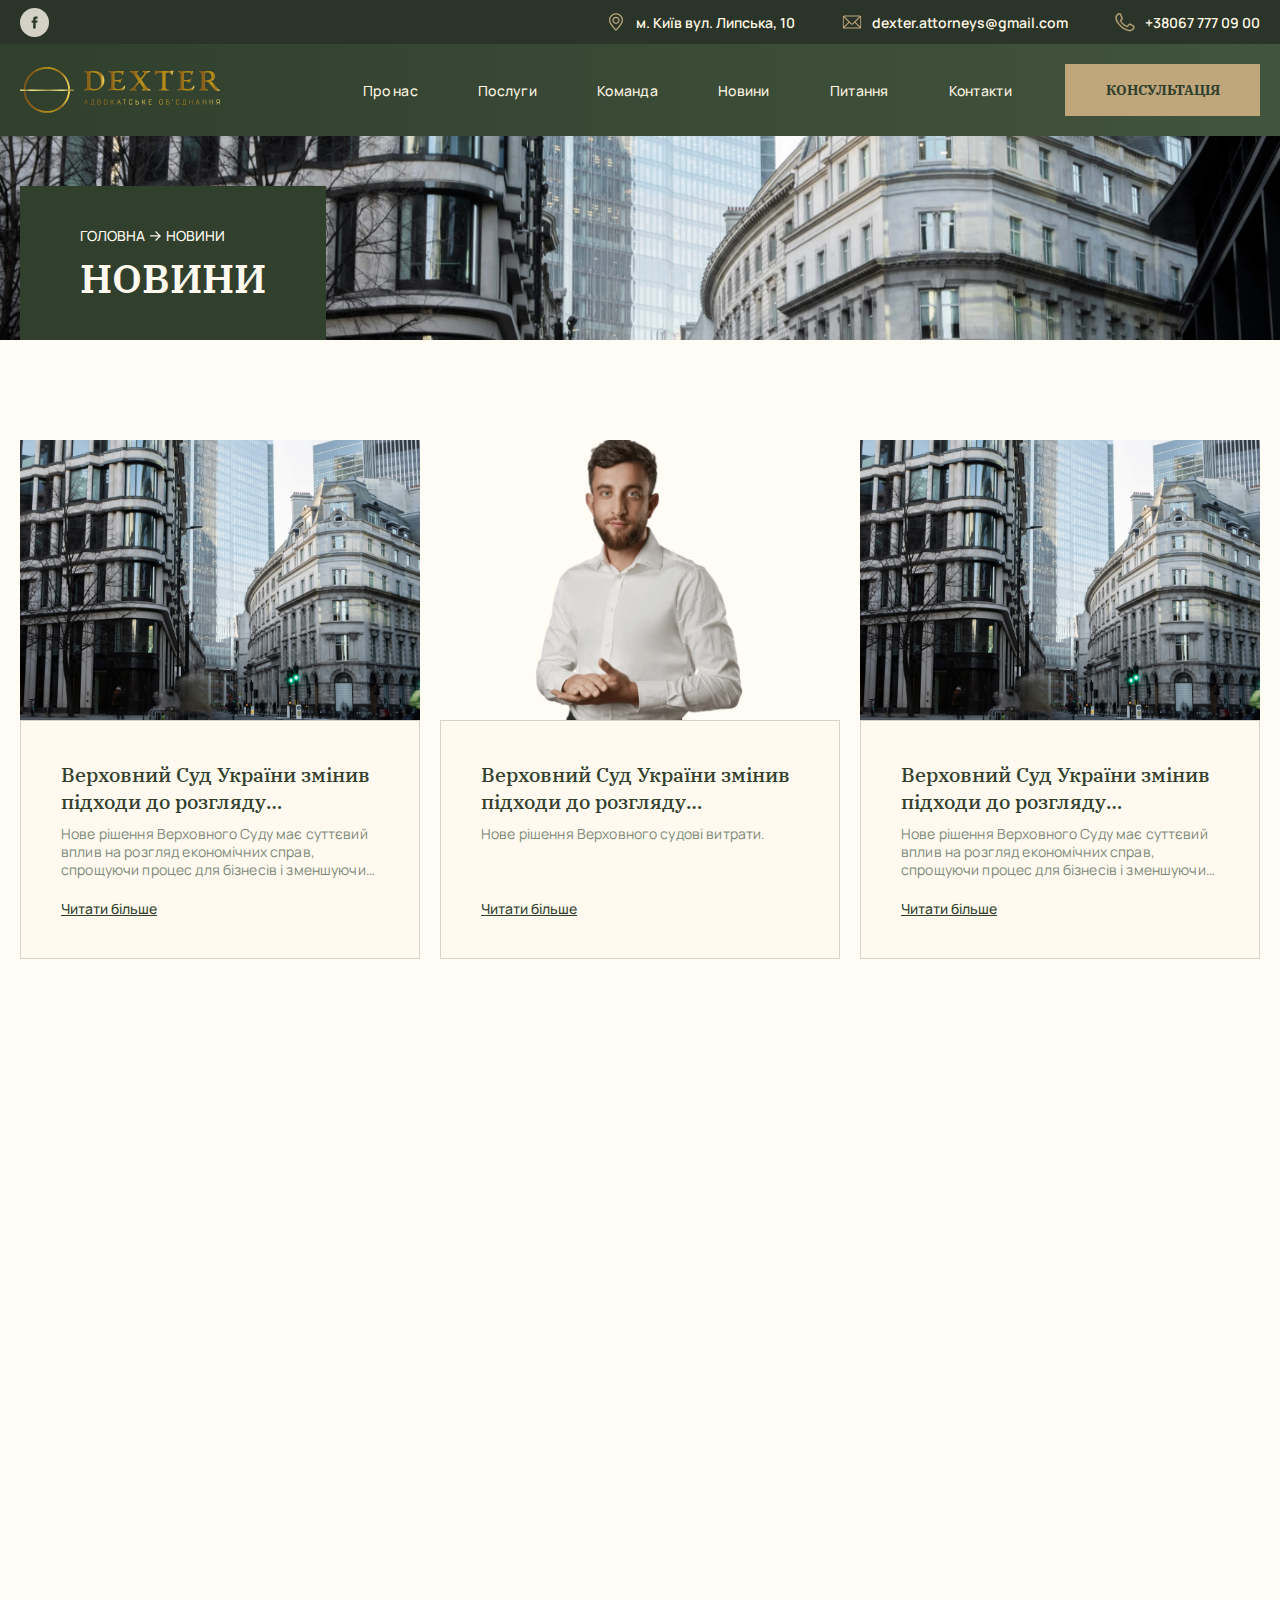
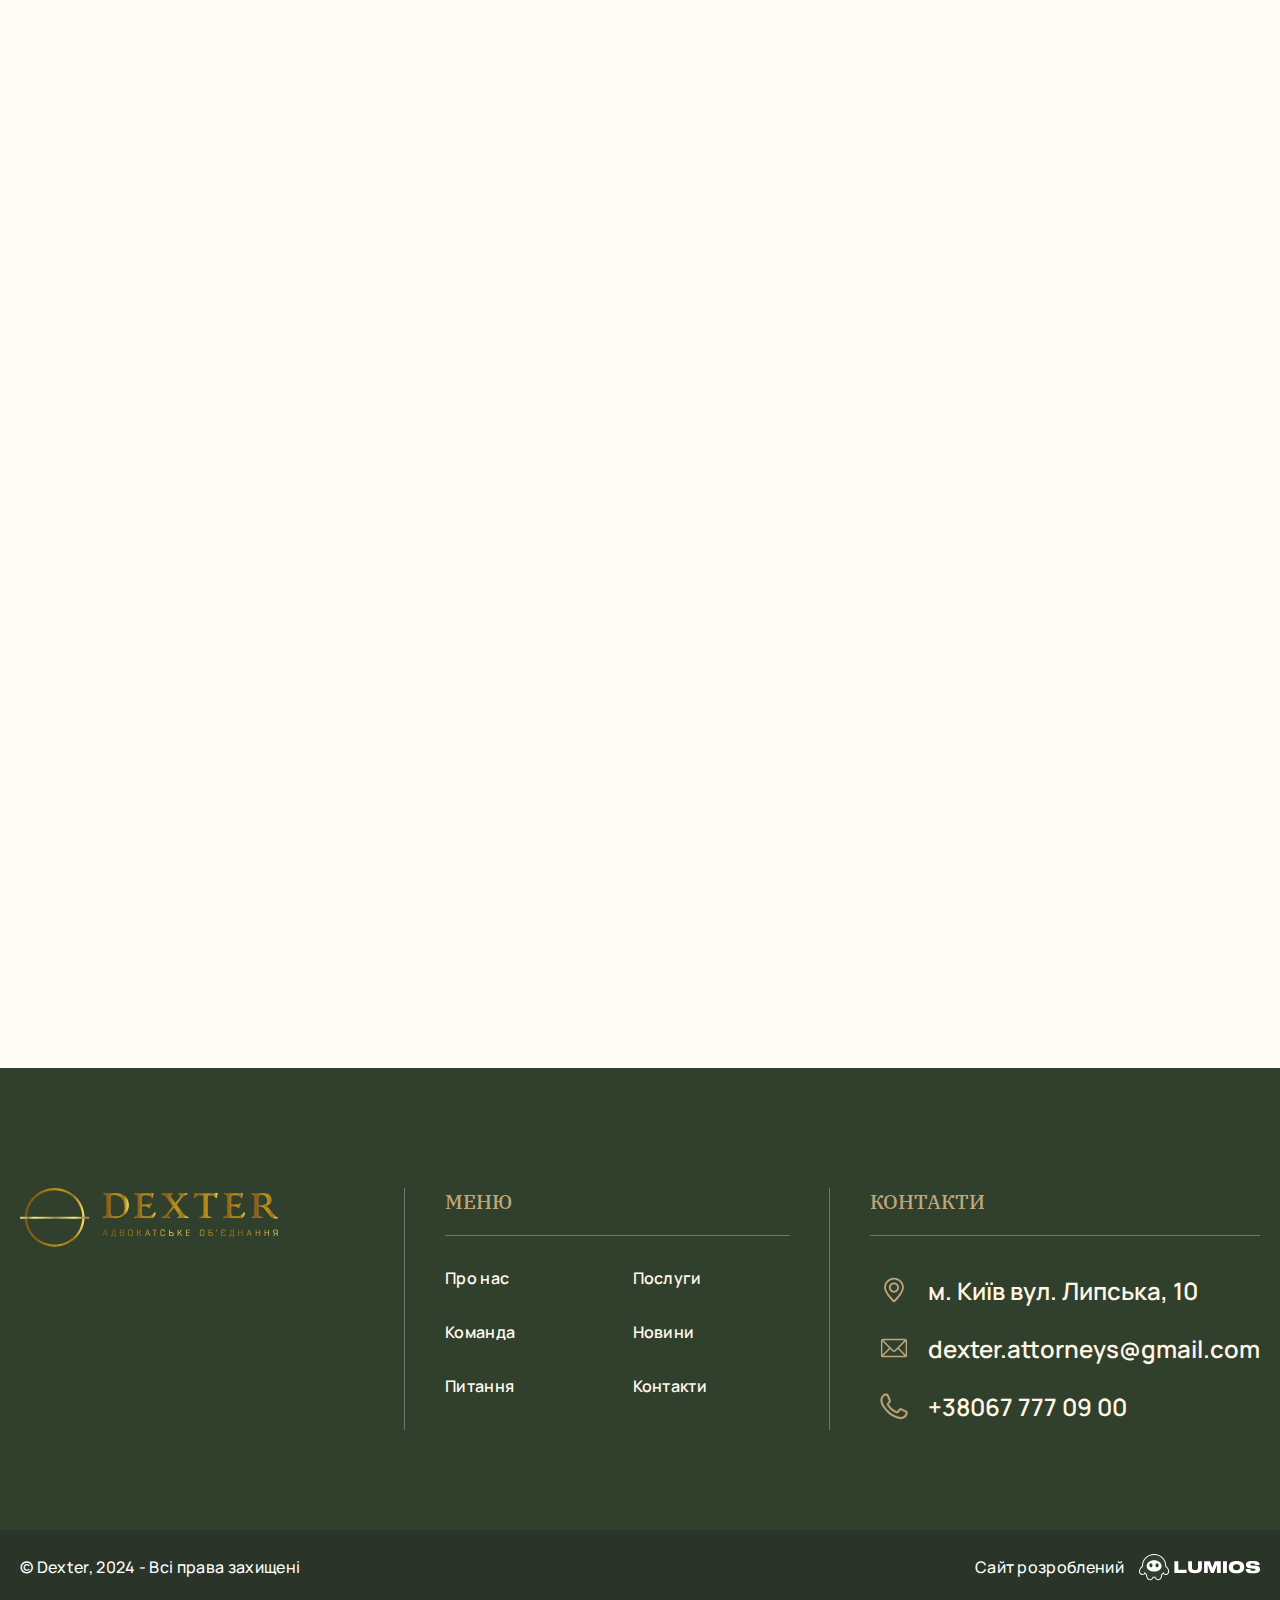
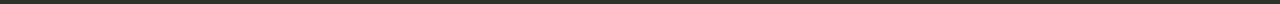
<file: page-news.html>
<!DOCTYPE html>
<html lang="uk">
<head>
	<meta charset="UTF-8">
	<meta name="viewport" content="width=device-width, initial-scale=1.0">
	<link rel="stylesheet" href="./assets/style/swiper.css">
	<link rel="stylesheet" href="./assets/style/aos.css">
	<link rel="stylesheet" href="./assets/style/style.css">
	<title>Document</title>
</head>
<body>
	<header class="header">
		<div class="header__top">
			<div class="container">
				<div class="header__linkpoint">
					<div class="socials header__linkpoint__socials">
						<a href="#" target="_blank" rel="nofollow">
							<svg width="34" height="34" viewBox="0 0 34 34" fill="none" xmlns="http://www.w3.org/2000/svg">
								<g opacity="0.8">
								<circle cx="17" cy="17" r="17" fill="#FFF9EF"/>
								<path d="M13.8786 17.4083H15.3889V23.69C15.3889 23.814 15.4884 23.9145 15.6112 23.9145H18.172C18.2947 23.9145 18.3942 23.814 18.3942 23.69V17.4379H20.1304C20.2433 17.4379 20.3383 17.3524 20.3512 17.239L20.6149 14.9265C20.6221 14.8628 20.6022 14.7991 20.56 14.7513C20.5178 14.7036 20.4575 14.6762 20.3941 14.6762H18.3943V13.2266C18.3943 12.7896 18.6272 12.568 19.0866 12.568C19.152 12.568 20.3941 12.568 20.3941 12.568C20.5169 12.568 20.6164 12.4674 20.6164 12.3435V10.2207C20.6164 10.0967 20.5169 9.99622 20.3941 9.99622H18.5921C18.5794 9.99558 18.5512 9.99454 18.5095 9.99454C18.1969 9.99454 17.1101 10.0565 16.2515 10.8545C15.3003 11.7387 15.4325 12.7974 15.4641 12.981V14.6762H13.8786C13.7559 14.6762 13.6564 14.7767 13.6564 14.9007V17.1838C13.6564 17.3078 13.7559 17.4083 13.8786 17.4083Z" fill="#313F2D"/>
								</g>
								</svg>								
						</a>
					</div>
					<div class="contact header__linkpoint__contact">
						<a href="https://maps.app.goo.gl/oc1MzsTUzhksL4Jv8" > 
							<svg width="34" height="34" viewBox="0 0 34 34" fill="none" xmlns="http://www.w3.org/2000/svg">
								<path fill-rule="evenodd" clip-rule="evenodd" d="M17.0001 8.28741C13.1296 8.28741 9.98755 11.4294 9.98755 15.2999C9.98755 16.9876 11.0437 19.0131 12.3531 20.8185C14.2269 23.4025 16.57 25.5454 16.57 25.5454C16.6874 25.6528 16.8409 25.7123 17.0001 25.7123C17.1592 25.7123 17.3127 25.6528 17.4302 25.5454C17.4302 25.5454 19.7732 23.4025 21.647 20.8185C22.9564 19.0131 24.0126 16.9876 24.0126 15.2999C24.0126 11.4294 20.8705 8.28741 17.0001 8.28741ZM17.0001 9.56241C20.1667 9.56241 22.7376 12.1332 22.7376 15.2999C22.7376 16.7674 21.7537 18.5002 20.6151 20.0701C19.2976 21.8861 17.7391 23.4752 17.0001 24.1952C16.261 23.4752 14.7025 21.8861 13.385 20.0701C12.2464 18.5002 11.2625 16.7674 11.2625 15.2999C11.2625 12.1332 13.8334 9.56241 17.0001 9.56241ZM17.0001 11.6874C15.0064 11.6874 13.3875 13.3062 13.3875 15.2999C13.3875 17.2936 15.0064 18.9124 17.0001 18.9124C18.9937 18.9124 20.6126 17.2936 20.6126 15.2999C20.6126 13.3062 18.9937 11.6874 17.0001 11.6874ZM17.0001 12.9624C18.2904 12.9624 19.3376 14.0096 19.3376 15.2999C19.3376 16.5902 18.2904 17.6374 17.0001 17.6374C15.7098 17.6374 14.6625 16.5902 14.6625 15.2999C14.6625 14.0096 15.7098 12.9624 17.0001 12.9624Z" fill="#BFA77B"/>
								</svg>
								
								м. Київ вул. Липська, 10</a>
						<a href="mailto:dexter.attorneys@gmail.com" >
							<svg width="34" height="34" viewBox="0 0 34 34" fill="none" xmlns="http://www.w3.org/2000/svg">
								<g clip-path="url(#clip0_53_438)">
								<path d="M24.7065 10.4259H9.29358C8.38919 10.4259 7.65002 11.1618 7.65002 12.0694V21.9308C7.65002 22.8387 8.38966 23.5743 9.29358 23.5743H24.7065C25.6109 23.5743 26.35 22.8384 26.35 21.9308V12.0694C26.35 11.1616 25.6105 10.4259 24.7065 10.4259ZM24.4541 11.5216L17.4246 18.574C17.2104 18.7889 16.7898 18.789 16.5755 18.574L9.54596 11.5216H24.4541ZM8.74573 21.7293V12.2709L13.4596 17.0001L8.74573 21.7293ZM9.54596 22.4786L14.2332 17.7761L15.7995 19.3476C16.4413 19.9915 17.559 19.9913 18.2006 19.3476L19.7669 17.7762L24.4541 22.4786H9.54596ZM25.2543 21.7293L20.5404 17.0001L25.2543 12.2709V21.7293Z" fill="#BFA77B"/>
								</g>
								<defs>
								<clipPath id="clip0_53_438">
								<rect width="18.7" height="18.7" fill="white" transform="translate(7.65002 7.65009)"/>
								</clipPath>
								</defs>
								</svg>								
								dexter.attorneys@gmail.com</a>
						<a href="tel:+38067 777 09 00" >
							<svg width="34" height="34" viewBox="0 0 34 34" fill="none" xmlns="http://www.w3.org/2000/svg">
								<path d="M26.385 20.9923L26.3785 20.9664L26.3634 20.9443C26.1383 20.6136 25.8089 20.3679 25.428 20.2463L25.2782 20.1798C24.9733 20.0273 24.3175 19.7028 23.6848 19.397C23.0601 19.0951 22.4456 18.8054 22.222 18.7233C21.5739 18.431 20.8093 18.6648 20.4354 19.2696L20.171 19.6399L20.1709 19.6399C19.8987 20.0215 19.6073 20.3891 19.2978 20.7412C19.2419 20.784 19.1752 20.8107 19.105 20.8183C19.031 20.8263 18.9562 20.8126 18.8898 20.779L18.8833 20.7756L18.8764 20.773L18.7169 20.7109C18.7167 20.7109 18.7165 20.7108 18.7163 20.7107C17.5373 20.2431 16.4535 19.5643 15.5182 18.7075C14.6398 17.8901 13.8777 16.956 13.2533 15.9314L13.2536 15.9312L13.2481 15.9234L13.1922 15.8435C13.173 15.8047 13.1645 15.784 13.1607 15.77C13.1599 15.7669 13.1595 15.7649 13.1593 15.7637L13.1591 15.7624L13.1591 15.7621L13.1591 15.7621L13.1591 15.7622L13.1591 15.7625C13.159 15.7627 13.159 15.7625 13.1593 15.7617C13.1605 15.7571 13.1662 15.7424 13.1907 15.7085C13.2149 15.675 13.2501 15.6326 13.3019 15.5718C13.4662 15.3789 13.5114 15.3345 13.5859 15.2611C13.6024 15.2449 13.6204 15.2272 13.6414 15.2062L13.6424 15.2052C13.7575 15.0901 13.8593 14.9883 13.9876 14.8328L14.1635 14.6393L14.1635 14.6394L14.1654 14.6372C14.332 14.4467 14.4717 14.2341 14.5802 14.0055L14.5803 14.0055L14.581 14.0039C14.6778 13.7939 14.722 13.5636 14.7098 13.3327C14.6979 13.1056 14.6317 12.8846 14.517 12.6884L14.2268 11.985L14.2265 11.9843C14.0929 11.6651 13.9315 11.2679 13.7707 10.8722C13.5485 10.3254 13.3274 9.78138 13.1825 9.45016L13.1825 9.45016L13.1818 9.44854C12.9904 9.02467 12.7979 8.74978 12.5525 8.58188C12.3054 8.41276 12.0254 8.3667 11.6962 8.35298L11.6962 8.35285H11.69H11.1853C10.8219 8.33633 10.4588 8.39175 10.1169 8.51594C9.77383 8.64054 9.45889 8.83188 9.19024 9.07892L9.19015 9.07882L9.18571 9.08327L9.10599 9.16298C9.10591 9.16307 9.10582 9.16315 9.10574 9.16324C8.5827 9.68123 8.17069 10.3004 7.89484 10.9828C7.61896 11.6654 7.48507 12.3971 7.50135 13.1332L7.50111 13.1332L7.50178 13.1417C7.64268 14.9168 8.30322 16.611 9.40089 18.0129L9.45933 18.1048L9.45927 18.1048L9.46183 18.1086C10.7141 19.9512 13.3897 23.287 17.1374 24.8473C18.5872 25.5614 20.1589 25.9953 21.7697 26.1261L21.7697 26.1267L21.7824 26.1266C22.1141 26.1253 22.4447 26.0883 22.7684 26.016C23.4469 25.8648 24.1803 25.5516 24.8004 25.1214C25.4171 24.6936 25.9354 24.1403 26.1648 23.5006C26.5165 22.7127 26.5941 21.8296 26.385 20.9923ZM22.4869 24.8482L22.4869 24.8481L22.4827 24.849L22.4744 24.8507C22.1603 24.9153 21.7967 24.99 21.0909 24.879C20.3711 24.7657 19.2936 24.4586 17.5598 23.7429C14.1253 22.325 11.5964 19.1827 10.4056 17.4411C10.4054 17.4409 10.4053 17.4406 10.4051 17.4404L10.317 17.3081L10.3172 17.3079L10.3114 17.3003C9.38678 16.0888 8.82543 14.6396 8.69265 13.1214C8.67815 12.5355 8.78514 11.9529 9.0069 11.4103C9.22924 10.8664 9.5621 10.3745 9.9844 9.96581L9.9847 9.96611L9.99219 9.95768L10.0555 9.88648C10.3704 9.63206 10.7688 9.50361 11.1733 9.52636L11.1733 9.52659H11.1817H11.6631C11.754 9.52659 11.8084 9.52691 11.8497 9.53258C11.8854 9.53747 11.8984 9.5449 11.908 9.55261C11.9216 9.56354 11.9425 9.58716 11.975 9.64729C12.0073 9.70708 12.0444 9.78967 12.0961 9.90882L12.0961 9.90883C12.1941 10.1347 12.3647 10.5552 12.551 11.0148L12.5717 11.0656C12.7653 11.5429 12.9729 12.0543 13.1296 12.4213L13.4502 13.1962L13.4536 13.2044L13.4579 13.2121C13.513 13.3103 13.5279 13.3733 13.5305 13.4127C13.5329 13.4482 13.526 13.4751 13.5136 13.5069C13.448 13.6445 13.3635 13.7722 13.2625 13.8864L13.2623 13.8862L13.2571 13.8928L13.1274 14.0571L12.8482 14.3538C12.714 14.488 12.5881 14.6229 12.4451 14.7922C11.9988 15.222 11.909 15.904 12.2302 16.4348L12.2302 16.4348L12.2308 16.4358L12.3016 16.5509C12.3017 16.551 12.3018 16.5511 12.3019 16.5513C12.9829 17.6731 13.8132 18.6973 14.7699 19.5957L14.7715 19.5972C15.8101 20.5449 17.0131 21.2949 18.3213 21.8102L18.3219 21.8104L18.4786 21.8714C18.7649 22.0004 19.0837 22.0395 19.3927 21.9833C19.7032 21.9268 19.989 21.777 20.212 21.5537L20.2172 21.5485L20.2219 21.5427C20.5426 21.1511 20.8427 20.743 21.121 20.3201L21.3868 19.948L21.3959 19.9354L21.4021 19.9211C21.416 19.8896 21.4364 19.8614 21.462 19.8383C21.4876 19.8153 21.5178 19.798 21.5507 19.7876C21.5835 19.7771 21.6181 19.7738 21.6524 19.7779C21.6866 19.7819 21.7195 19.7932 21.749 19.811L21.7608 19.8181L21.7738 19.823C22.0501 19.9266 23.4492 20.5992 24.7377 21.2346L24.7377 21.2346L24.7399 21.2356L24.9092 21.3158L24.9092 21.316L24.9162 21.3189C25.0433 21.3714 25.1666 21.4324 25.2855 21.5015C25.3272 22.0368 25.2476 22.5749 25.0522 23.0756C24.7785 23.5366 24.4088 23.9334 23.9681 24.2389C23.5242 24.5467 23.0189 24.7545 22.4869 24.8482Z" fill="#BFA77B" stroke="#BFA77B" stroke-width="0.3"/>
								</svg>								
								+38067 777 09 00</a>
					</div>
				</div>
			</div>
		</div>
		<div class="header__bottom">
			<div class="container">
				<div class="header__wrap">
					<a href="./index.html" class="logo">
						<img src="./assets/images/logo.svg" alt="All Trade Construction">
					</a>
					<div class="header__menu">
						<nav>
							<ul>
								<li><a href="#about">Про нас</a></li>
								<li><a href="#services">Послуги</a></li>
								<li><a href="#command">Команда </a></li>
								<li><a href="./page-news.html">Новини</a></li>
								<li><a href="#faq">Питання</a></li>
								<li><a href="#contact">Контакти</a></li>
							</ul>
						</nav>
						<button data-open="open" class="btn">КОНСУЛЬТАЦІЯ</button>
						<div class="header__linkpoint">
							<div class="socials header__linkpoint__socials">
								<a href="#" target="_blank" rel="nofollow">
									<svg width="34" height="34" viewBox="0 0 34 34" fill="none" xmlns="http://www.w3.org/2000/svg">
										<g opacity="0.8">
										<circle cx="17" cy="17" r="17" fill="#FFF9EF"/>
										<path d="M13.8786 17.4083H15.3889V23.69C15.3889 23.814 15.4884 23.9145 15.6112 23.9145H18.172C18.2947 23.9145 18.3942 23.814 18.3942 23.69V17.4379H20.1304C20.2433 17.4379 20.3383 17.3524 20.3512 17.239L20.6149 14.9265C20.6221 14.8628 20.6022 14.7991 20.56 14.7513C20.5178 14.7036 20.4575 14.6762 20.3941 14.6762H18.3943V13.2266C18.3943 12.7896 18.6272 12.568 19.0866 12.568C19.152 12.568 20.3941 12.568 20.3941 12.568C20.5169 12.568 20.6164 12.4674 20.6164 12.3435V10.2207C20.6164 10.0967 20.5169 9.99622 20.3941 9.99622H18.5921C18.5794 9.99558 18.5512 9.99454 18.5095 9.99454C18.1969 9.99454 17.1101 10.0565 16.2515 10.8545C15.3003 11.7387 15.4325 12.7974 15.4641 12.981V14.6762H13.8786C13.7559 14.6762 13.6564 14.7767 13.6564 14.9007V17.1838C13.6564 17.3078 13.7559 17.4083 13.8786 17.4083Z" fill="#313F2D"/>
										</g>
										</svg>								
								</a>
							</div>
							<div class="contact header__linkpoint__contact">
								<a href="https://maps.app.goo.gl/oc1MzsTUzhksL4Jv8"> 
									<svg width="34" height="34" viewBox="0 0 34 34" fill="none" xmlns="http://www.w3.org/2000/svg">
										<path fill-rule="evenodd" clip-rule="evenodd" d="M17.0001 8.28741C13.1296 8.28741 9.98755 11.4294 9.98755 15.2999C9.98755 16.9876 11.0437 19.0131 12.3531 20.8185C14.2269 23.4025 16.57 25.5454 16.57 25.5454C16.6874 25.6528 16.8409 25.7123 17.0001 25.7123C17.1592 25.7123 17.3127 25.6528 17.4302 25.5454C17.4302 25.5454 19.7732 23.4025 21.647 20.8185C22.9564 19.0131 24.0126 16.9876 24.0126 15.2999C24.0126 11.4294 20.8705 8.28741 17.0001 8.28741ZM17.0001 9.56241C20.1667 9.56241 22.7376 12.1332 22.7376 15.2999C22.7376 16.7674 21.7537 18.5002 20.6151 20.0701C19.2976 21.8861 17.7391 23.4752 17.0001 24.1952C16.261 23.4752 14.7025 21.8861 13.385 20.0701C12.2464 18.5002 11.2625 16.7674 11.2625 15.2999C11.2625 12.1332 13.8334 9.56241 17.0001 9.56241ZM17.0001 11.6874C15.0064 11.6874 13.3875 13.3062 13.3875 15.2999C13.3875 17.2936 15.0064 18.9124 17.0001 18.9124C18.9937 18.9124 20.6126 17.2936 20.6126 15.2999C20.6126 13.3062 18.9937 11.6874 17.0001 11.6874ZM17.0001 12.9624C18.2904 12.9624 19.3376 14.0096 19.3376 15.2999C19.3376 16.5902 18.2904 17.6374 17.0001 17.6374C15.7098 17.6374 14.6625 16.5902 14.6625 15.2999C14.6625 14.0096 15.7098 12.9624 17.0001 12.9624Z" fill="#BFA77B"/>
										</svg>
										
										м. Київ вул. Липська, 10</a>
								<a href="mailto:dexter.attorneys@gmail.com">
									<svg width="34" height="34" viewBox="0 0 34 34" fill="none" xmlns="http://www.w3.org/2000/svg">
										<g clip-path="url(#clip0_53_438)">
										<path d="M24.7065 10.4259H9.29358C8.38919 10.4259 7.65002 11.1618 7.65002 12.0694V21.9308C7.65002 22.8387 8.38966 23.5743 9.29358 23.5743H24.7065C25.6109 23.5743 26.35 22.8384 26.35 21.9308V12.0694C26.35 11.1616 25.6105 10.4259 24.7065 10.4259ZM24.4541 11.5216L17.4246 18.574C17.2104 18.7889 16.7898 18.789 16.5755 18.574L9.54596 11.5216H24.4541ZM8.74573 21.7293V12.2709L13.4596 17.0001L8.74573 21.7293ZM9.54596 22.4786L14.2332 17.7761L15.7995 19.3476C16.4413 19.9915 17.559 19.9913 18.2006 19.3476L19.7669 17.7762L24.4541 22.4786H9.54596ZM25.2543 21.7293L20.5404 17.0001L25.2543 12.2709V21.7293Z" fill="#BFA77B"/>
										</g>
										<defs>
										<clipPath id="clip0_53_438">
										<rect width="18.7" height="18.7" fill="white" transform="translate(7.65002 7.65009)"/>
										</clipPath>
										</defs>
										</svg>								
										dexter.attorneys@gmail.com</a>
								<a href="tel:+38067 777 09 00">
									<svg width="34" height="34" viewBox="0 0 34 34" fill="none" xmlns="http://www.w3.org/2000/svg">
										<path d="M26.385 20.9923L26.3785 20.9664L26.3634 20.9443C26.1383 20.6136 25.8089 20.3679 25.428 20.2463L25.2782 20.1798C24.9733 20.0273 24.3175 19.7028 23.6848 19.397C23.0601 19.0951 22.4456 18.8054 22.222 18.7233C21.5739 18.431 20.8093 18.6648 20.4354 19.2696L20.171 19.6399L20.1709 19.6399C19.8987 20.0215 19.6073 20.3891 19.2978 20.7412C19.2419 20.784 19.1752 20.8107 19.105 20.8183C19.031 20.8263 18.9562 20.8126 18.8898 20.779L18.8833 20.7756L18.8764 20.773L18.7169 20.7109C18.7167 20.7109 18.7165 20.7108 18.7163 20.7107C17.5373 20.2431 16.4535 19.5643 15.5182 18.7075C14.6398 17.8901 13.8777 16.956 13.2533 15.9314L13.2536 15.9312L13.2481 15.9234L13.1922 15.8435C13.173 15.8047 13.1645 15.784 13.1607 15.77C13.1599 15.7669 13.1595 15.7649 13.1593 15.7637L13.1591 15.7624L13.1591 15.7621L13.1591 15.7621L13.1591 15.7622L13.1591 15.7625C13.159 15.7627 13.159 15.7625 13.1593 15.7617C13.1605 15.7571 13.1662 15.7424 13.1907 15.7085C13.2149 15.675 13.2501 15.6326 13.3019 15.5718C13.4662 15.3789 13.5114 15.3345 13.5859 15.2611C13.6024 15.2449 13.6204 15.2272 13.6414 15.2062L13.6424 15.2052C13.7575 15.0901 13.8593 14.9883 13.9876 14.8328L14.1635 14.6393L14.1635 14.6394L14.1654 14.6372C14.332 14.4467 14.4717 14.2341 14.5802 14.0055L14.5803 14.0055L14.581 14.0039C14.6778 13.7939 14.722 13.5636 14.7098 13.3327C14.6979 13.1056 14.6317 12.8846 14.517 12.6884L14.2268 11.985L14.2265 11.9843C14.0929 11.6651 13.9315 11.2679 13.7707 10.8722C13.5485 10.3254 13.3274 9.78138 13.1825 9.45016L13.1825 9.45016L13.1818 9.44854C12.9904 9.02467 12.7979 8.74978 12.5525 8.58188C12.3054 8.41276 12.0254 8.3667 11.6962 8.35298L11.6962 8.35285H11.69H11.1853C10.8219 8.33633 10.4588 8.39175 10.1169 8.51594C9.77383 8.64054 9.45889 8.83188 9.19024 9.07892L9.19015 9.07882L9.18571 9.08327L9.10599 9.16298C9.10591 9.16307 9.10582 9.16315 9.10574 9.16324C8.5827 9.68123 8.17069 10.3004 7.89484 10.9828C7.61896 11.6654 7.48507 12.3971 7.50135 13.1332L7.50111 13.1332L7.50178 13.1417C7.64268 14.9168 8.30322 16.611 9.40089 18.0129L9.45933 18.1048L9.45927 18.1048L9.46183 18.1086C10.7141 19.9512 13.3897 23.287 17.1374 24.8473C18.5872 25.5614 20.1589 25.9953 21.7697 26.1261L21.7697 26.1267L21.7824 26.1266C22.1141 26.1253 22.4447 26.0883 22.7684 26.016C23.4469 25.8648 24.1803 25.5516 24.8004 25.1214C25.4171 24.6936 25.9354 24.1403 26.1648 23.5006C26.5165 22.7127 26.5941 21.8296 26.385 20.9923ZM22.4869 24.8482L22.4869 24.8481L22.4827 24.849L22.4744 24.8507C22.1603 24.9153 21.7967 24.99 21.0909 24.879C20.3711 24.7657 19.2936 24.4586 17.5598 23.7429C14.1253 22.325 11.5964 19.1827 10.4056 17.4411C10.4054 17.4409 10.4053 17.4406 10.4051 17.4404L10.317 17.3081L10.3172 17.3079L10.3114 17.3003C9.38678 16.0888 8.82543 14.6396 8.69265 13.1214C8.67815 12.5355 8.78514 11.9529 9.0069 11.4103C9.22924 10.8664 9.5621 10.3745 9.9844 9.96581L9.9847 9.96611L9.99219 9.95768L10.0555 9.88648C10.3704 9.63206 10.7688 9.50361 11.1733 9.52636L11.1733 9.52659H11.1817H11.6631C11.754 9.52659 11.8084 9.52691 11.8497 9.53258C11.8854 9.53747 11.8984 9.5449 11.908 9.55261C11.9216 9.56354 11.9425 9.58716 11.975 9.64729C12.0073 9.70708 12.0444 9.78967 12.0961 9.90882L12.0961 9.90883C12.1941 10.1347 12.3647 10.5552 12.551 11.0148L12.5717 11.0656C12.7653 11.5429 12.9729 12.0543 13.1296 12.4213L13.4502 13.1962L13.4536 13.2044L13.4579 13.2121C13.513 13.3103 13.5279 13.3733 13.5305 13.4127C13.5329 13.4482 13.526 13.4751 13.5136 13.5069C13.448 13.6445 13.3635 13.7722 13.2625 13.8864L13.2623 13.8862L13.2571 13.8928L13.1274 14.0571L12.8482 14.3538C12.714 14.488 12.5881 14.6229 12.4451 14.7922C11.9988 15.222 11.909 15.904 12.2302 16.4348L12.2302 16.4348L12.2308 16.4358L12.3016 16.5509C12.3017 16.551 12.3018 16.5511 12.3019 16.5513C12.9829 17.6731 13.8132 18.6973 14.7699 19.5957L14.7715 19.5972C15.8101 20.5449 17.0131 21.2949 18.3213 21.8102L18.3219 21.8104L18.4786 21.8714C18.7649 22.0004 19.0837 22.0395 19.3927 21.9833C19.7032 21.9268 19.989 21.777 20.212 21.5537L20.2172 21.5485L20.2219 21.5427C20.5426 21.1511 20.8427 20.743 21.121 20.3201L21.3868 19.948L21.3959 19.9354L21.4021 19.9211C21.416 19.8896 21.4364 19.8614 21.462 19.8383C21.4876 19.8153 21.5178 19.798 21.5507 19.7876C21.5835 19.7771 21.6181 19.7738 21.6524 19.7779C21.6866 19.7819 21.7195 19.7932 21.749 19.811L21.7608 19.8181L21.7738 19.823C22.0501 19.9266 23.4492 20.5992 24.7377 21.2346L24.7377 21.2346L24.7399 21.2356L24.9092 21.3158L24.9092 21.316L24.9162 21.3189C25.0433 21.3714 25.1666 21.4324 25.2855 21.5015C25.3272 22.0368 25.2476 22.5749 25.0522 23.0756C24.7785 23.5366 24.4088 23.9334 23.9681 24.2389C23.5242 24.5467 23.0189 24.7545 22.4869 24.8482Z" fill="#BFA77B" stroke="#BFA77B" stroke-width="0.3"/>
										</svg>								
										+38067 777 09 00</a>
							
							</div>
						</div>
					</div>
					<div class="burger">
						<span></span>
						<span></span>
						<span></span>
					</div>
				</div>
			</div>
		</div>
	</header>
	<main>
		<div class="breadcrumbs" style="background: url(./assets/images/hero-img.webp) lightgray 50% / cover no-repeat">
			<div class="container">
				<div class="breadcrumbs__container">
					<div class="breadcrumbs__links">
						<a href="./index.html">Головна</a>
						<span>
							<svg xmlns="http://www.w3.org/2000/svg" width="11" height="10" viewBox="0 0 11 10" fill="none">
							<path d="M-6.08248e-07 5.54878L-4.93106e-07 4.23171L8.58 4.23171L4.62 0.5L6.49 0.500001L11 5L6.49 9.5L4.62 9.5L8.58 5.54878L-6.08248e-07 5.54878Z" fill="#FFF9EF"/>
							</svg>
						</span>
						<span>НОВИНИ</span>
					</div>
					<h1>НОВИНИ</h1>
				</div>
			</div>
		</div>
		<section class="all__news">
			<div class="container">
				<div class="all__news__container">
					<div class="news__item" data-aos="fade-up">
						<a href="./single-news.html" class="news__item__img">
							<img src="./assets/images/hero-img.webp" alt="Верховний Суд України змінив">
						</a>
						<div class="news__item__content">
							<a href="./single-news.html" class="news__item__content__title">	
								<h2>Верховний Суд України змінив підходи до розгляду економічних спорів</h2>
							</a>
								<p>Нове рішення Верховного Суду має суттєвий вплив на розгляд економічних справ, спрощуючи процес для бізнесів і зменшуючи судові витрати.</p>
						<a href="./single-news.html">Читати більше</a>
						</div>
					</div>
					<div class="news__item" data-aos="fade-up">
						<a href="./single-news.html" class="news__item__img">
							<img src="./assets/images/command-img1.webp" alt="Верховний Суд України змінив">
						</a>
						<div class="news__item__content">
							<a href="./single-news.html" class="news__item__content__title">	
								<h2>Верховний Суд України змінив підходи до розгляду економічних спорів</h2>
							</a>
								<p>Нове рішення Верховного  судові витрати.</p>
						<a href="./single-news.html">Читати більше</a>
						</div>
					</div>
					<div class="news__item" data-aos="fade-up">
						<a href="./single-news.html" class="news__item__img">
							<img src="./assets/images/hero-img.webp" alt="Верховний Суд України змінив">
						</a>
						<div class="news__item__content">
							<a href="./single-news.html" class="news__item__content__title">	
								<h2>Верховний Суд України змінив підходи до розгляду економічних спорів</h2>
							</a>
								<p>Нове рішення Верховного Суду має суттєвий вплив на розгляд економічних справ, спрощуючи процес для бізнесів і зменшуючи судові витрати.</p>
						<a href="./single-news.html">Читати більше</a>
						</div>
					</div>
					<div class="news__item" data-aos="fade-up">
						<a href="./single-news.html" class="news__item__img">
							<img src="./assets/images/hero-img.webp" alt="Верховний Суд України змінив">
						</a>
						<div class="news__item__content">
							<a href="./single-news.html" class="news__item__content__title">	
								<h2>Верховний Суд України змінив підходи до розгляду економічних спорів</h2>
							</a>
								<p>Нове рішення Верховного Суду має суттєвий вплив на розгляд економічних справ, спрощуючи процес для бізнесів і зменшуючи судові витрати.</p>
						<a href="./single-news.html">Читати більше</a>
						</div>
					</div>
					<div class="news__item" data-aos="fade-up">
						<a href="./single-news.html" class="news__item__img">
							<img src="./assets/images/hero-img.webp" alt="Верховний Суд України змінив">
						</a>
						<div class="news__item__content">
							<a href="./single-news.html" class="news__item__content__title">	
								<h2>Верховний Суд України змінив підходи до розгляду економічних спорів</h2>
							</a>
								<p>Нове рішення Верховного Суду має суттєвий вплив на розгляд економічних справ, спрощуючи процес для бізнесів і зменшуючи судові витрати.</p>
						<a href="./single-news.html">Читати більше</a>
						</div>
					</div>
					<div class="news__item" data-aos="fade-up">
						<a href="./single-news.html" class="news__item__img">
							<img src="./assets/images/hero-img.webp" alt="Верховний Суд України змінив">
						</a>
						<div class="news__item__content">
							<a href="./single-news.html" class="news__item__content__title">	
								<h2>Верховний Суд України змінив підходи до розгляду економічних спорів</h2>
							</a>
								<p>Нове рішення Верховного Суду має суттєвий вплив на розгляд економічних справ, спрощуючи процес для бізнесів і зменшуючи судові витрати.</p>
						<a href="./single-news.html">Читати більше</a>
						</div>
					</div>
					<div class="news__item" data-aos="fade-up">
						<a href="./single-news.html" class="news__item__img">
							<img src="./assets/images/hero-img.webp" alt="Верховний Суд України змінив">
						</a>
						<div class="news__item__content">
							<a href="./single-news.html" class="news__item__content__title">	
								<h2>Верховний Суд України змінив підходи до розгляду економічних спорів</h2>
							</a>
								<p>Нове рішення Верховного Суду має суттєвий вплив на розгляд економічних справ, спрощуючи процес для бізнесів і зменшуючи судові витрати.</p>
						<a href="./single-news.html">Читати більше</a>
						</div>
					</div>
					<div class="news__item" data-aos="fade-up">
						<a href="./single-news.html" class="news__item__img">
							<img src="./assets/images/hero-img.webp" alt="Верховний Суд України змінив">
						</a>
						<div class="news__item__content">
							<a href="./single-news.html" class="news__item__content__title">	
								<h2>Верховний Суд України змінив підходи до розгляду економічних спорів</h2>
							</a>
								<p>Нове рішення Верховного Суду має суттєвий вплив на розгляд економічних справ, спрощуючи процес для бізнесів і зменшуючи судові витрати.</p>
						<a href="./single-news.html">Читати більше</a>
						</div>
					</div>
					<div class="news__item" data-aos="fade-up">
						<a href="./single-news.html" class="news__item__img">
							<img src="./assets/images/hero-img.webp" alt="Верховний Суд України змінив">
						</a>
						<div class="news__item__content">
							<a href="./single-news.html" class="news__item__content__title">	
								<h2>Верховний Суд України змінив підходи до розгляду економічних спорів</h2>
							</a>
								<p>Нове рішення Верховного Суду має суттєвий вплив на розгляд економічних справ, спрощуючи процес для бізнесів і зменшуючи судові витрати.</p>
						<a href="./single-news.html">Читати більше</a>
						</div>
					</div>
					<div class="news__item" data-aos="fade-up">
						<a href="./single-news.html" class="news__item__img">
							<img src="./assets/images/hero-img.webp" alt="Верховний Суд України змінив">
						</a>
						<div class="news__item__content">
							<a href="./single-news.html" class="news__item__content__title">	
								<h2>Верховний Суд України змінив підходи до розгляду економічних спорів</h2>
							</a>
								<p>Нове рішення Верховного Суду має суттєвий вплив на розгляд економічних справ, спрощуючи процес для бізнесів і зменшуючи судові витрати.</p>
						<a href="./single-news.html">Читати більше</a>
						</div>
					</div>
				</div>
			</div>
		</section>
		<div class="popup">
			<div class="popup-bg" data-close="close"></div>
				<div class="popup-wrapper">
					<div class="popup-wrap">
						<button class="close popup-close" data-close="close">
							<svg xmlns="http://www.w3.org/2000/svg" width="48" height="48" viewBox="0 0 48 48" fill="none">
								<rect opacity="0.5" width="48" height="48" fill="#BFA77B"/>
								<path d="M14.8733 14.8732L33.5933 32.4507L14.8733 14.8732ZM33.8029 14.8732L15.0828 32.4507L33.8029 14.8732Z" fill="#8EB0EC"/>
								<path d="M14.8733 14.8732L33.5933 32.4507M33.8029 14.8732L15.0828 32.4507" stroke="white" stroke-width="2"/>
								</svg>
						</button>
						<div class="popup__form">
							<div>Заповніть всі поля</div>
							<p>Ми протягом дня ​​з вами зв’яжемось</p>
							<form action="#" type="post">
								<input type="text" name="name" placeholder="Як вас звуть ?">
								<input type="tel" name="phone" placeholder="Телефон для зв’язку">
								<input type="email" name="email" placeholder="Пошта">
								
								<fieldset>
									<label>
											<input type="radio" name="contact" value="telegram">
											Зв’язатися по номеру телефона
									</label>
							
									<label>
											<input type="radio" name="contact" value="whatsapp">
											Зв’язатися по WhatsApp
									</label>
							
									<label >
											<input type="radio" name="contact" value="viber">
											Зв’язатися по Електроній пошті
									</label>
							
							</fieldset>
							
							<div class="submit__wrap" >
								<input type="submit" value="ЗАПИСАТИСЯ НА КОНСУЛЬТАЦІЮ" class="btn">
							</div>
						</form>
						</div>
					</div>
				
			</div>
		</div>
	</main>
		<footer class="footer">
			<div class="container">
				<div class="footer__container">
					<div class="footer__wrapper">
						<div class="footer__column">
						<a href="./index.html" class="logo">
							<img src="./assets/images/logo.svg" alt="Dexter">
						</a>
						</div>
						<div class="footer__column">
							<nav>
								<ul>
									<li>
										<a href="#">МЕНЮ</a>
										<ul class="sub-menu">
												<li><a href="#about">Про нас</a></li>
												<li><a href="#services">Послуги</a></li>
												<li><a href="#command">Команда </a></li>
												<li><a href="./page-news.html">Новини</a></li>
												<li><a href="#faq">Питання</a></li>
												<li><a href="#contact">Контакти</a></li>
										</ul>
									</li>
								</ul>
							</nav>
						</div>
						<div class="footer__column">
							<div class="footer__contact">
								<div class="footer__contact__title">КОНТАКТИ</div>
								<div class="footer__contacts contact">
									<a href="https://maps.app.goo.gl/oc1MzsTUzhksL4Jv8" > 
										<svg width="34" height="34" viewBox="0 0 34 34" fill="none" xmlns="http://www.w3.org/2000/svg">
											<path fill-rule="evenodd" clip-rule="evenodd" d="M17.0001 8.28741C13.1296 8.28741 9.98755 11.4294 9.98755 15.2999C9.98755 16.9876 11.0437 19.0131 12.3531 20.8185C14.2269 23.4025 16.57 25.5454 16.57 25.5454C16.6874 25.6528 16.8409 25.7123 17.0001 25.7123C17.1592 25.7123 17.3127 25.6528 17.4302 25.5454C17.4302 25.5454 19.7732 23.4025 21.647 20.8185C22.9564 19.0131 24.0126 16.9876 24.0126 15.2999C24.0126 11.4294 20.8705 8.28741 17.0001 8.28741ZM17.0001 9.56241C20.1667 9.56241 22.7376 12.1332 22.7376 15.2999C22.7376 16.7674 21.7537 18.5002 20.6151 20.0701C19.2976 21.8861 17.7391 23.4752 17.0001 24.1952C16.261 23.4752 14.7025 21.8861 13.385 20.0701C12.2464 18.5002 11.2625 16.7674 11.2625 15.2999C11.2625 12.1332 13.8334 9.56241 17.0001 9.56241ZM17.0001 11.6874C15.0064 11.6874 13.3875 13.3062 13.3875 15.2999C13.3875 17.2936 15.0064 18.9124 17.0001 18.9124C18.9937 18.9124 20.6126 17.2936 20.6126 15.2999C20.6126 13.3062 18.9937 11.6874 17.0001 11.6874ZM17.0001 12.9624C18.2904 12.9624 19.3376 14.0096 19.3376 15.2999C19.3376 16.5902 18.2904 17.6374 17.0001 17.6374C15.7098 17.6374 14.6625 16.5902 14.6625 15.2999C14.6625 14.0096 15.7098 12.9624 17.0001 12.9624Z" fill="#BFA77B"/>
											</svg>
											
											м. Київ вул. Липська, 10</a>
									<a href="mailto:dexter.attorneys@gmail.com" >
										<svg width="34" height="34" viewBox="0 0 34 34" fill="none" xmlns="http://www.w3.org/2000/svg">
											<g clip-path="url(#clip0_53_438)">
											<path d="M24.7065 10.4259H9.29358C8.38919 10.4259 7.65002 11.1618 7.65002 12.0694V21.9308C7.65002 22.8387 8.38966 23.5743 9.29358 23.5743H24.7065C25.6109 23.5743 26.35 22.8384 26.35 21.9308V12.0694C26.35 11.1616 25.6105 10.4259 24.7065 10.4259ZM24.4541 11.5216L17.4246 18.574C17.2104 18.7889 16.7898 18.789 16.5755 18.574L9.54596 11.5216H24.4541ZM8.74573 21.7293V12.2709L13.4596 17.0001L8.74573 21.7293ZM9.54596 22.4786L14.2332 17.7761L15.7995 19.3476C16.4413 19.9915 17.559 19.9913 18.2006 19.3476L19.7669 17.7762L24.4541 22.4786H9.54596ZM25.2543 21.7293L20.5404 17.0001L25.2543 12.2709V21.7293Z" fill="#BFA77B"/>
											</g>
											<defs>
											<clipPath id="clip0_53_438">
											<rect width="18.7" height="18.7" fill="white" transform="translate(7.65002 7.65009)"/>
											</clipPath>
											</defs>
											</svg>								
											dexter.attorneys@gmail.com</a>
									<a href="tel:+38067 777 09 00" >
										<svg width="34" height="34" viewBox="0 0 34 34" fill="none" xmlns="http://www.w3.org/2000/svg">
											<path d="M26.385 20.9923L26.3785 20.9664L26.3634 20.9443C26.1383 20.6136 25.8089 20.3679 25.428 20.2463L25.2782 20.1798C24.9733 20.0273 24.3175 19.7028 23.6848 19.397C23.0601 19.0951 22.4456 18.8054 22.222 18.7233C21.5739 18.431 20.8093 18.6648 20.4354 19.2696L20.171 19.6399L20.1709 19.6399C19.8987 20.0215 19.6073 20.3891 19.2978 20.7412C19.2419 20.784 19.1752 20.8107 19.105 20.8183C19.031 20.8263 18.9562 20.8126 18.8898 20.779L18.8833 20.7756L18.8764 20.773L18.7169 20.7109C18.7167 20.7109 18.7165 20.7108 18.7163 20.7107C17.5373 20.2431 16.4535 19.5643 15.5182 18.7075C14.6398 17.8901 13.8777 16.956 13.2533 15.9314L13.2536 15.9312L13.2481 15.9234L13.1922 15.8435C13.173 15.8047 13.1645 15.784 13.1607 15.77C13.1599 15.7669 13.1595 15.7649 13.1593 15.7637L13.1591 15.7624L13.1591 15.7621L13.1591 15.7621L13.1591 15.7622L13.1591 15.7625C13.159 15.7627 13.159 15.7625 13.1593 15.7617C13.1605 15.7571 13.1662 15.7424 13.1907 15.7085C13.2149 15.675 13.2501 15.6326 13.3019 15.5718C13.4662 15.3789 13.5114 15.3345 13.5859 15.2611C13.6024 15.2449 13.6204 15.2272 13.6414 15.2062L13.6424 15.2052C13.7575 15.0901 13.8593 14.9883 13.9876 14.8328L14.1635 14.6393L14.1635 14.6394L14.1654 14.6372C14.332 14.4467 14.4717 14.2341 14.5802 14.0055L14.5803 14.0055L14.581 14.0039C14.6778 13.7939 14.722 13.5636 14.7098 13.3327C14.6979 13.1056 14.6317 12.8846 14.517 12.6884L14.2268 11.985L14.2265 11.9843C14.0929 11.6651 13.9315 11.2679 13.7707 10.8722C13.5485 10.3254 13.3274 9.78138 13.1825 9.45016L13.1825 9.45016L13.1818 9.44854C12.9904 9.02467 12.7979 8.74978 12.5525 8.58188C12.3054 8.41276 12.0254 8.3667 11.6962 8.35298L11.6962 8.35285H11.69H11.1853C10.8219 8.33633 10.4588 8.39175 10.1169 8.51594C9.77383 8.64054 9.45889 8.83188 9.19024 9.07892L9.19015 9.07882L9.18571 9.08327L9.10599 9.16298C9.10591 9.16307 9.10582 9.16315 9.10574 9.16324C8.5827 9.68123 8.17069 10.3004 7.89484 10.9828C7.61896 11.6654 7.48507 12.3971 7.50135 13.1332L7.50111 13.1332L7.50178 13.1417C7.64268 14.9168 8.30322 16.611 9.40089 18.0129L9.45933 18.1048L9.45927 18.1048L9.46183 18.1086C10.7141 19.9512 13.3897 23.287 17.1374 24.8473C18.5872 25.5614 20.1589 25.9953 21.7697 26.1261L21.7697 26.1267L21.7824 26.1266C22.1141 26.1253 22.4447 26.0883 22.7684 26.016C23.4469 25.8648 24.1803 25.5516 24.8004 25.1214C25.4171 24.6936 25.9354 24.1403 26.1648 23.5006C26.5165 22.7127 26.5941 21.8296 26.385 20.9923ZM22.4869 24.8482L22.4869 24.8481L22.4827 24.849L22.4744 24.8507C22.1603 24.9153 21.7967 24.99 21.0909 24.879C20.3711 24.7657 19.2936 24.4586 17.5598 23.7429C14.1253 22.325 11.5964 19.1827 10.4056 17.4411C10.4054 17.4409 10.4053 17.4406 10.4051 17.4404L10.317 17.3081L10.3172 17.3079L10.3114 17.3003C9.38678 16.0888 8.82543 14.6396 8.69265 13.1214C8.67815 12.5355 8.78514 11.9529 9.0069 11.4103C9.22924 10.8664 9.5621 10.3745 9.9844 9.96581L9.9847 9.96611L9.99219 9.95768L10.0555 9.88648C10.3704 9.63206 10.7688 9.50361 11.1733 9.52636L11.1733 9.52659H11.1817H11.6631C11.754 9.52659 11.8084 9.52691 11.8497 9.53258C11.8854 9.53747 11.8984 9.5449 11.908 9.55261C11.9216 9.56354 11.9425 9.58716 11.975 9.64729C12.0073 9.70708 12.0444 9.78967 12.0961 9.90882L12.0961 9.90883C12.1941 10.1347 12.3647 10.5552 12.551 11.0148L12.5717 11.0656C12.7653 11.5429 12.9729 12.0543 13.1296 12.4213L13.4502 13.1962L13.4536 13.2044L13.4579 13.2121C13.513 13.3103 13.5279 13.3733 13.5305 13.4127C13.5329 13.4482 13.526 13.4751 13.5136 13.5069C13.448 13.6445 13.3635 13.7722 13.2625 13.8864L13.2623 13.8862L13.2571 13.8928L13.1274 14.0571L12.8482 14.3538C12.714 14.488 12.5881 14.6229 12.4451 14.7922C11.9988 15.222 11.909 15.904 12.2302 16.4348L12.2302 16.4348L12.2308 16.4358L12.3016 16.5509C12.3017 16.551 12.3018 16.5511 12.3019 16.5513C12.9829 17.6731 13.8132 18.6973 14.7699 19.5957L14.7715 19.5972C15.8101 20.5449 17.0131 21.2949 18.3213 21.8102L18.3219 21.8104L18.4786 21.8714C18.7649 22.0004 19.0837 22.0395 19.3927 21.9833C19.7032 21.9268 19.989 21.777 20.212 21.5537L20.2172 21.5485L20.2219 21.5427C20.5426 21.1511 20.8427 20.743 21.121 20.3201L21.3868 19.948L21.3959 19.9354L21.4021 19.9211C21.416 19.8896 21.4364 19.8614 21.462 19.8383C21.4876 19.8153 21.5178 19.798 21.5507 19.7876C21.5835 19.7771 21.6181 19.7738 21.6524 19.7779C21.6866 19.7819 21.7195 19.7932 21.749 19.811L21.7608 19.8181L21.7738 19.823C22.0501 19.9266 23.4492 20.5992 24.7377 21.2346L24.7377 21.2346L24.7399 21.2356L24.9092 21.3158L24.9092 21.316L24.9162 21.3189C25.0433 21.3714 25.1666 21.4324 25.2855 21.5015C25.3272 22.0368 25.2476 22.5749 25.0522 23.0756C24.7785 23.5366 24.4088 23.9334 23.9681 24.2389C23.5242 24.5467 23.0189 24.7545 22.4869 24.8482Z" fill="#BFA77B" stroke="#BFA77B" stroke-width="0.3"/>
											</svg>								
											+38067 777 09 00</a>
								</div>
							</div>
					</div>
					</div>
				</div>
			</div>
			<div class="footer__copy">
				<div class="container"> 
				<div class="footer__copy__wrap">
					<span>© Dexter, 2024 - Всі права захищені</span>
				<div class="lumios">
					<span>Сайт розроблений</span>
					<img src="./assets/images/lumios.svg" alt="lumios">
				</div>
				</div>
			</div>
			</div>
		</footer>
		<script src="./assets/js/aos.js"></script>
	<script src="./assets/js/swiper.js"></script>
	<script src="./assets/js/script.js"></script>
</body>
</html>
</file>
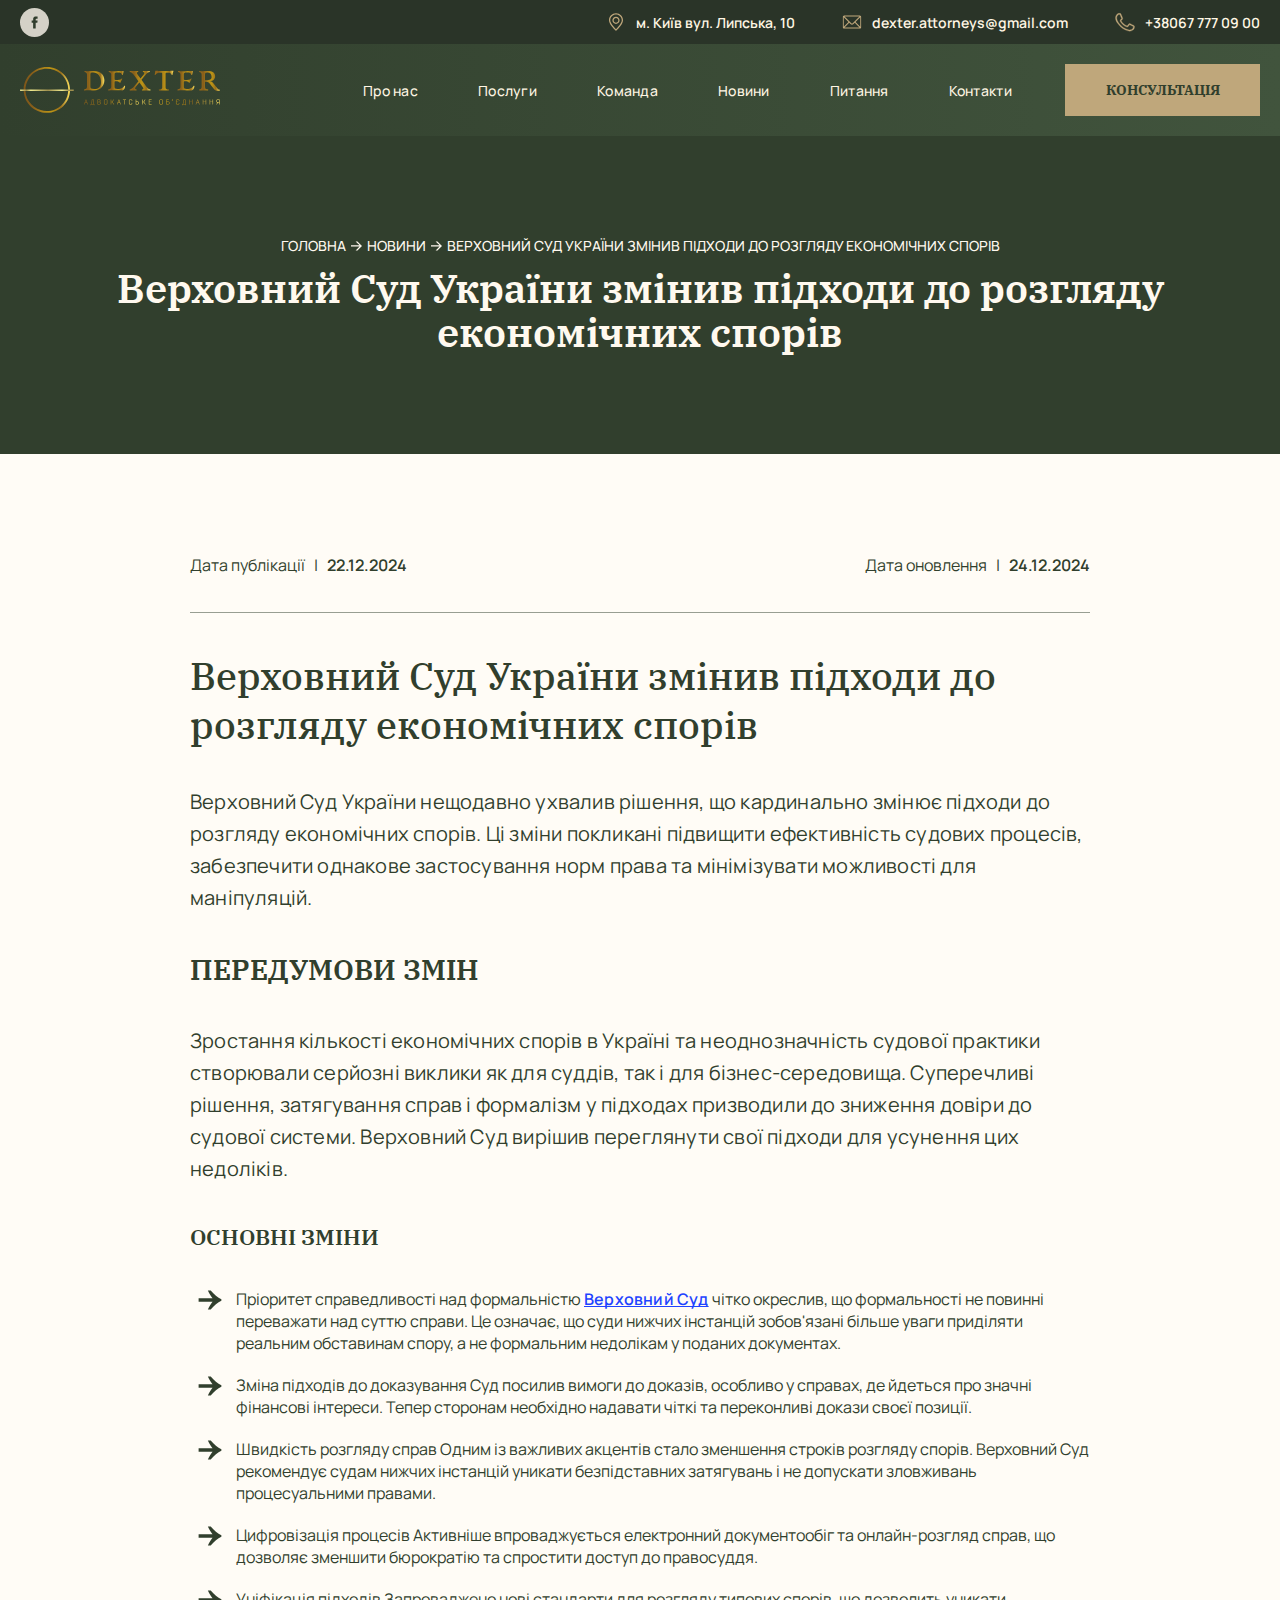
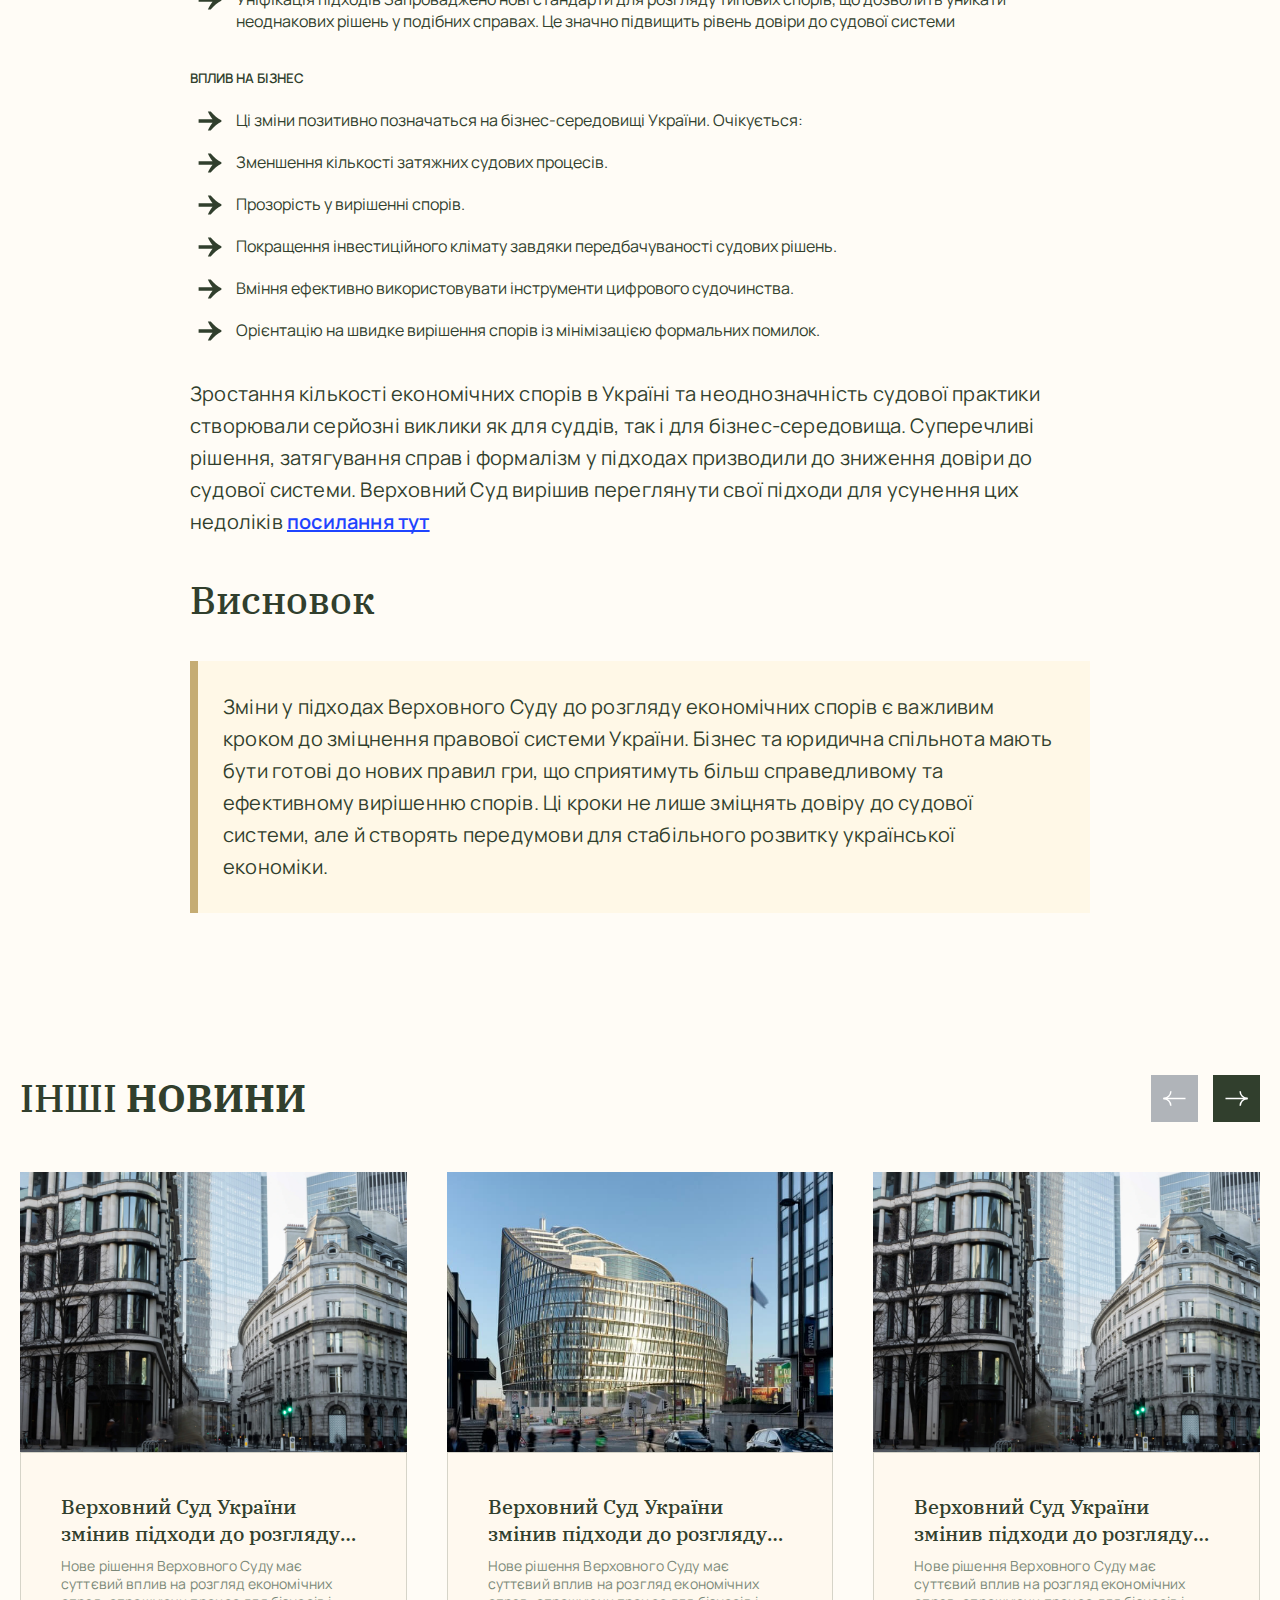
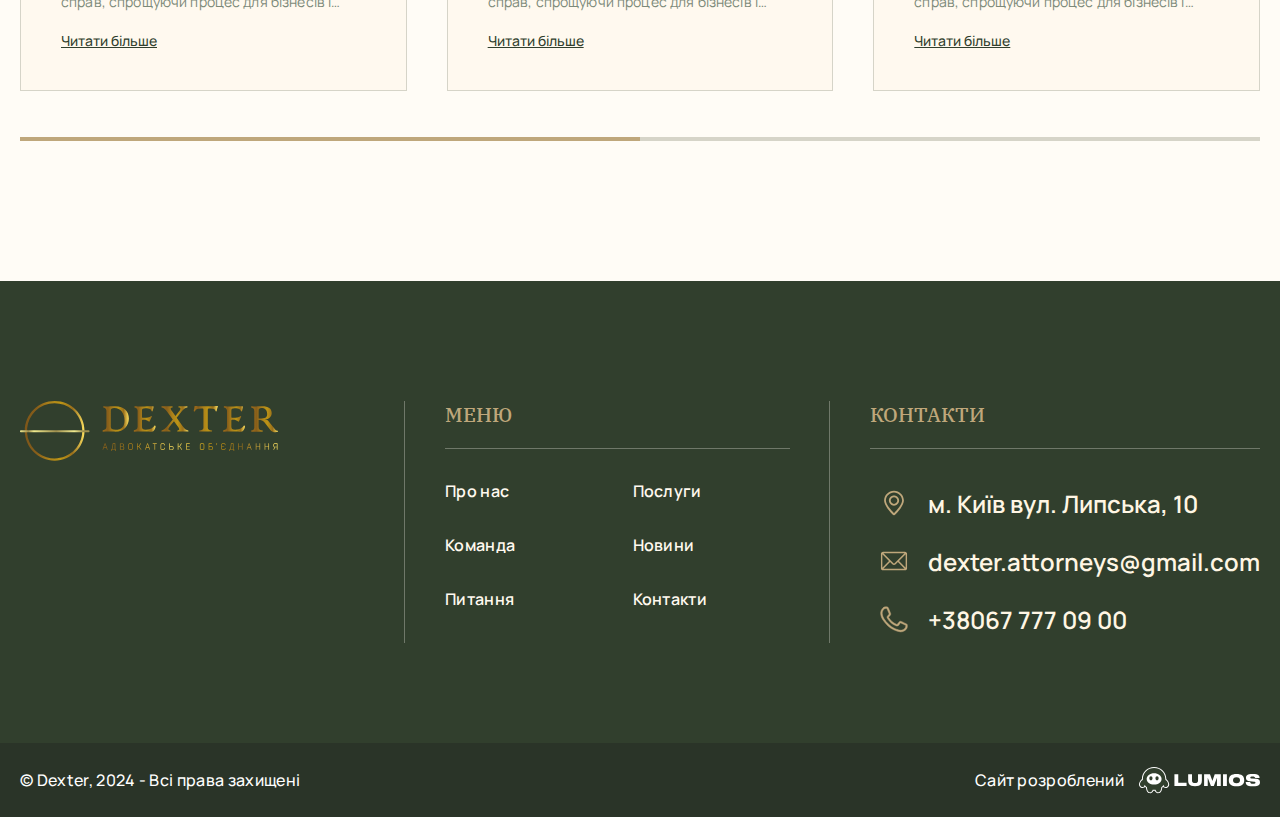
<file: single-news.html>
<!DOCTYPE html>
<html lang="uk">
<head>
	<meta charset="UTF-8">
	<meta name="viewport" content="width=device-width, initial-scale=1.0">
	<link rel="stylesheet" href="./assets/style/swiper.css">
	<link rel="stylesheet" href="./assets/style/aos.css">
	<link rel="stylesheet" href="./assets/style/style.css">
	<title>Document</title>
</head>
<body>
	<header class="header">
		<div class="header__top">
			<div class="container">
				<div class="header__linkpoint">
					<div class="socials header__linkpoint__socials">
						<a href="#" target="_blank" rel="nofollow">
							<svg width="34" height="34" viewBox="0 0 34 34" fill="none" xmlns="http://www.w3.org/2000/svg">
								<g opacity="0.8">
								<circle cx="17" cy="17" r="17" fill="#FFF9EF"/>
								<path d="M13.8786 17.4083H15.3889V23.69C15.3889 23.814 15.4884 23.9145 15.6112 23.9145H18.172C18.2947 23.9145 18.3942 23.814 18.3942 23.69V17.4379H20.1304C20.2433 17.4379 20.3383 17.3524 20.3512 17.239L20.6149 14.9265C20.6221 14.8628 20.6022 14.7991 20.56 14.7513C20.5178 14.7036 20.4575 14.6762 20.3941 14.6762H18.3943V13.2266C18.3943 12.7896 18.6272 12.568 19.0866 12.568C19.152 12.568 20.3941 12.568 20.3941 12.568C20.5169 12.568 20.6164 12.4674 20.6164 12.3435V10.2207C20.6164 10.0967 20.5169 9.99622 20.3941 9.99622H18.5921C18.5794 9.99558 18.5512 9.99454 18.5095 9.99454C18.1969 9.99454 17.1101 10.0565 16.2515 10.8545C15.3003 11.7387 15.4325 12.7974 15.4641 12.981V14.6762H13.8786C13.7559 14.6762 13.6564 14.7767 13.6564 14.9007V17.1838C13.6564 17.3078 13.7559 17.4083 13.8786 17.4083Z" fill="#313F2D"/>
								</g>
								</svg>								
						</a>
					</div>
					<div class="contact header__linkpoint__contact">
						<a href="https://maps.app.goo.gl/oc1MzsTUzhksL4Jv8" > 
							<svg width="34" height="34" viewBox="0 0 34 34" fill="none" xmlns="http://www.w3.org/2000/svg">
								<path fill-rule="evenodd" clip-rule="evenodd" d="M17.0001 8.28741C13.1296 8.28741 9.98755 11.4294 9.98755 15.2999C9.98755 16.9876 11.0437 19.0131 12.3531 20.8185C14.2269 23.4025 16.57 25.5454 16.57 25.5454C16.6874 25.6528 16.8409 25.7123 17.0001 25.7123C17.1592 25.7123 17.3127 25.6528 17.4302 25.5454C17.4302 25.5454 19.7732 23.4025 21.647 20.8185C22.9564 19.0131 24.0126 16.9876 24.0126 15.2999C24.0126 11.4294 20.8705 8.28741 17.0001 8.28741ZM17.0001 9.56241C20.1667 9.56241 22.7376 12.1332 22.7376 15.2999C22.7376 16.7674 21.7537 18.5002 20.6151 20.0701C19.2976 21.8861 17.7391 23.4752 17.0001 24.1952C16.261 23.4752 14.7025 21.8861 13.385 20.0701C12.2464 18.5002 11.2625 16.7674 11.2625 15.2999C11.2625 12.1332 13.8334 9.56241 17.0001 9.56241ZM17.0001 11.6874C15.0064 11.6874 13.3875 13.3062 13.3875 15.2999C13.3875 17.2936 15.0064 18.9124 17.0001 18.9124C18.9937 18.9124 20.6126 17.2936 20.6126 15.2999C20.6126 13.3062 18.9937 11.6874 17.0001 11.6874ZM17.0001 12.9624C18.2904 12.9624 19.3376 14.0096 19.3376 15.2999C19.3376 16.5902 18.2904 17.6374 17.0001 17.6374C15.7098 17.6374 14.6625 16.5902 14.6625 15.2999C14.6625 14.0096 15.7098 12.9624 17.0001 12.9624Z" fill="#BFA77B"/>
								</svg>
								
								м. Київ вул. Липська, 10</a>
						<a href="mailto:dexter.attorneys@gmail.com" >
							<svg width="34" height="34" viewBox="0 0 34 34" fill="none" xmlns="http://www.w3.org/2000/svg">
								<g clip-path="url(#clip0_53_438)">
								<path d="M24.7065 10.4259H9.29358C8.38919 10.4259 7.65002 11.1618 7.65002 12.0694V21.9308C7.65002 22.8387 8.38966 23.5743 9.29358 23.5743H24.7065C25.6109 23.5743 26.35 22.8384 26.35 21.9308V12.0694C26.35 11.1616 25.6105 10.4259 24.7065 10.4259ZM24.4541 11.5216L17.4246 18.574C17.2104 18.7889 16.7898 18.789 16.5755 18.574L9.54596 11.5216H24.4541ZM8.74573 21.7293V12.2709L13.4596 17.0001L8.74573 21.7293ZM9.54596 22.4786L14.2332 17.7761L15.7995 19.3476C16.4413 19.9915 17.559 19.9913 18.2006 19.3476L19.7669 17.7762L24.4541 22.4786H9.54596ZM25.2543 21.7293L20.5404 17.0001L25.2543 12.2709V21.7293Z" fill="#BFA77B"/>
								</g>
								<defs>
								<clipPath id="clip0_53_438">
								<rect width="18.7" height="18.7" fill="white" transform="translate(7.65002 7.65009)"/>
								</clipPath>
								</defs>
								</svg>								
								dexter.attorneys@gmail.com</a>
						<a href="tel:+38067 777 09 00" >
							<svg width="34" height="34" viewBox="0 0 34 34" fill="none" xmlns="http://www.w3.org/2000/svg">
								<path d="M26.385 20.9923L26.3785 20.9664L26.3634 20.9443C26.1383 20.6136 25.8089 20.3679 25.428 20.2463L25.2782 20.1798C24.9733 20.0273 24.3175 19.7028 23.6848 19.397C23.0601 19.0951 22.4456 18.8054 22.222 18.7233C21.5739 18.431 20.8093 18.6648 20.4354 19.2696L20.171 19.6399L20.1709 19.6399C19.8987 20.0215 19.6073 20.3891 19.2978 20.7412C19.2419 20.784 19.1752 20.8107 19.105 20.8183C19.031 20.8263 18.9562 20.8126 18.8898 20.779L18.8833 20.7756L18.8764 20.773L18.7169 20.7109C18.7167 20.7109 18.7165 20.7108 18.7163 20.7107C17.5373 20.2431 16.4535 19.5643 15.5182 18.7075C14.6398 17.8901 13.8777 16.956 13.2533 15.9314L13.2536 15.9312L13.2481 15.9234L13.1922 15.8435C13.173 15.8047 13.1645 15.784 13.1607 15.77C13.1599 15.7669 13.1595 15.7649 13.1593 15.7637L13.1591 15.7624L13.1591 15.7621L13.1591 15.7621L13.1591 15.7622L13.1591 15.7625C13.159 15.7627 13.159 15.7625 13.1593 15.7617C13.1605 15.7571 13.1662 15.7424 13.1907 15.7085C13.2149 15.675 13.2501 15.6326 13.3019 15.5718C13.4662 15.3789 13.5114 15.3345 13.5859 15.2611C13.6024 15.2449 13.6204 15.2272 13.6414 15.2062L13.6424 15.2052C13.7575 15.0901 13.8593 14.9883 13.9876 14.8328L14.1635 14.6393L14.1635 14.6394L14.1654 14.6372C14.332 14.4467 14.4717 14.2341 14.5802 14.0055L14.5803 14.0055L14.581 14.0039C14.6778 13.7939 14.722 13.5636 14.7098 13.3327C14.6979 13.1056 14.6317 12.8846 14.517 12.6884L14.2268 11.985L14.2265 11.9843C14.0929 11.6651 13.9315 11.2679 13.7707 10.8722C13.5485 10.3254 13.3274 9.78138 13.1825 9.45016L13.1825 9.45016L13.1818 9.44854C12.9904 9.02467 12.7979 8.74978 12.5525 8.58188C12.3054 8.41276 12.0254 8.3667 11.6962 8.35298L11.6962 8.35285H11.69H11.1853C10.8219 8.33633 10.4588 8.39175 10.1169 8.51594C9.77383 8.64054 9.45889 8.83188 9.19024 9.07892L9.19015 9.07882L9.18571 9.08327L9.10599 9.16298C9.10591 9.16307 9.10582 9.16315 9.10574 9.16324C8.5827 9.68123 8.17069 10.3004 7.89484 10.9828C7.61896 11.6654 7.48507 12.3971 7.50135 13.1332L7.50111 13.1332L7.50178 13.1417C7.64268 14.9168 8.30322 16.611 9.40089 18.0129L9.45933 18.1048L9.45927 18.1048L9.46183 18.1086C10.7141 19.9512 13.3897 23.287 17.1374 24.8473C18.5872 25.5614 20.1589 25.9953 21.7697 26.1261L21.7697 26.1267L21.7824 26.1266C22.1141 26.1253 22.4447 26.0883 22.7684 26.016C23.4469 25.8648 24.1803 25.5516 24.8004 25.1214C25.4171 24.6936 25.9354 24.1403 26.1648 23.5006C26.5165 22.7127 26.5941 21.8296 26.385 20.9923ZM22.4869 24.8482L22.4869 24.8481L22.4827 24.849L22.4744 24.8507C22.1603 24.9153 21.7967 24.99 21.0909 24.879C20.3711 24.7657 19.2936 24.4586 17.5598 23.7429C14.1253 22.325 11.5964 19.1827 10.4056 17.4411C10.4054 17.4409 10.4053 17.4406 10.4051 17.4404L10.317 17.3081L10.3172 17.3079L10.3114 17.3003C9.38678 16.0888 8.82543 14.6396 8.69265 13.1214C8.67815 12.5355 8.78514 11.9529 9.0069 11.4103C9.22924 10.8664 9.5621 10.3745 9.9844 9.96581L9.9847 9.96611L9.99219 9.95768L10.0555 9.88648C10.3704 9.63206 10.7688 9.50361 11.1733 9.52636L11.1733 9.52659H11.1817H11.6631C11.754 9.52659 11.8084 9.52691 11.8497 9.53258C11.8854 9.53747 11.8984 9.5449 11.908 9.55261C11.9216 9.56354 11.9425 9.58716 11.975 9.64729C12.0073 9.70708 12.0444 9.78967 12.0961 9.90882L12.0961 9.90883C12.1941 10.1347 12.3647 10.5552 12.551 11.0148L12.5717 11.0656C12.7653 11.5429 12.9729 12.0543 13.1296 12.4213L13.4502 13.1962L13.4536 13.2044L13.4579 13.2121C13.513 13.3103 13.5279 13.3733 13.5305 13.4127C13.5329 13.4482 13.526 13.4751 13.5136 13.5069C13.448 13.6445 13.3635 13.7722 13.2625 13.8864L13.2623 13.8862L13.2571 13.8928L13.1274 14.0571L12.8482 14.3538C12.714 14.488 12.5881 14.6229 12.4451 14.7922C11.9988 15.222 11.909 15.904 12.2302 16.4348L12.2302 16.4348L12.2308 16.4358L12.3016 16.5509C12.3017 16.551 12.3018 16.5511 12.3019 16.5513C12.9829 17.6731 13.8132 18.6973 14.7699 19.5957L14.7715 19.5972C15.8101 20.5449 17.0131 21.2949 18.3213 21.8102L18.3219 21.8104L18.4786 21.8714C18.7649 22.0004 19.0837 22.0395 19.3927 21.9833C19.7032 21.9268 19.989 21.777 20.212 21.5537L20.2172 21.5485L20.2219 21.5427C20.5426 21.1511 20.8427 20.743 21.121 20.3201L21.3868 19.948L21.3959 19.9354L21.4021 19.9211C21.416 19.8896 21.4364 19.8614 21.462 19.8383C21.4876 19.8153 21.5178 19.798 21.5507 19.7876C21.5835 19.7771 21.6181 19.7738 21.6524 19.7779C21.6866 19.7819 21.7195 19.7932 21.749 19.811L21.7608 19.8181L21.7738 19.823C22.0501 19.9266 23.4492 20.5992 24.7377 21.2346L24.7377 21.2346L24.7399 21.2356L24.9092 21.3158L24.9092 21.316L24.9162 21.3189C25.0433 21.3714 25.1666 21.4324 25.2855 21.5015C25.3272 22.0368 25.2476 22.5749 25.0522 23.0756C24.7785 23.5366 24.4088 23.9334 23.9681 24.2389C23.5242 24.5467 23.0189 24.7545 22.4869 24.8482Z" fill="#BFA77B" stroke="#BFA77B" stroke-width="0.3"/>
								</svg>								
								+38067 777 09 00</a>
					</div>
				</div>
			</div>
		</div>
		<div class="header__bottom">
			<div class="container">
				<div class="header__wrap">
					<a href="./index.html" class="logo">
						<img src="./assets/images/logo.svg" alt="All Trade Construction">
					</a>
					<div class="header__menu">
						<nav>
							<ul>
								<li><a href="#about">Про нас</a></li>
								<li><a href="#services">Послуги</a></li>
								<li><a href="#command">Команда </a></li>
								<li><a href="./page-news.html">Новини</a></li>
								<li><a href="#faq">Питання</a></li>
								<li><a href="#contact">Контакти</a></li>
							</ul>
						</nav>
						<button data-open="open" class="btn">КОНСУЛЬТАЦІЯ</button>
						<div class="header__linkpoint">
							<div class="socials header__linkpoint__socials">
								<a href="#" target="_blank" rel="nofollow">
									<svg width="34" height="34" viewBox="0 0 34 34" fill="none" xmlns="http://www.w3.org/2000/svg">
										<g opacity="0.8">
										<circle cx="17" cy="17" r="17" fill="#FFF9EF"/>
										<path d="M13.8786 17.4083H15.3889V23.69C15.3889 23.814 15.4884 23.9145 15.6112 23.9145H18.172C18.2947 23.9145 18.3942 23.814 18.3942 23.69V17.4379H20.1304C20.2433 17.4379 20.3383 17.3524 20.3512 17.239L20.6149 14.9265C20.6221 14.8628 20.6022 14.7991 20.56 14.7513C20.5178 14.7036 20.4575 14.6762 20.3941 14.6762H18.3943V13.2266C18.3943 12.7896 18.6272 12.568 19.0866 12.568C19.152 12.568 20.3941 12.568 20.3941 12.568C20.5169 12.568 20.6164 12.4674 20.6164 12.3435V10.2207C20.6164 10.0967 20.5169 9.99622 20.3941 9.99622H18.5921C18.5794 9.99558 18.5512 9.99454 18.5095 9.99454C18.1969 9.99454 17.1101 10.0565 16.2515 10.8545C15.3003 11.7387 15.4325 12.7974 15.4641 12.981V14.6762H13.8786C13.7559 14.6762 13.6564 14.7767 13.6564 14.9007V17.1838C13.6564 17.3078 13.7559 17.4083 13.8786 17.4083Z" fill="#313F2D"/>
										</g>
										</svg>								
								</a>
							</div>
							<div class="contact header__linkpoint__contact">
								<a href="https://maps.app.goo.gl/oc1MzsTUzhksL4Jv8"> 
									<svg width="34" height="34" viewBox="0 0 34 34" fill="none" xmlns="http://www.w3.org/2000/svg">
										<path fill-rule="evenodd" clip-rule="evenodd" d="M17.0001 8.28741C13.1296 8.28741 9.98755 11.4294 9.98755 15.2999C9.98755 16.9876 11.0437 19.0131 12.3531 20.8185C14.2269 23.4025 16.57 25.5454 16.57 25.5454C16.6874 25.6528 16.8409 25.7123 17.0001 25.7123C17.1592 25.7123 17.3127 25.6528 17.4302 25.5454C17.4302 25.5454 19.7732 23.4025 21.647 20.8185C22.9564 19.0131 24.0126 16.9876 24.0126 15.2999C24.0126 11.4294 20.8705 8.28741 17.0001 8.28741ZM17.0001 9.56241C20.1667 9.56241 22.7376 12.1332 22.7376 15.2999C22.7376 16.7674 21.7537 18.5002 20.6151 20.0701C19.2976 21.8861 17.7391 23.4752 17.0001 24.1952C16.261 23.4752 14.7025 21.8861 13.385 20.0701C12.2464 18.5002 11.2625 16.7674 11.2625 15.2999C11.2625 12.1332 13.8334 9.56241 17.0001 9.56241ZM17.0001 11.6874C15.0064 11.6874 13.3875 13.3062 13.3875 15.2999C13.3875 17.2936 15.0064 18.9124 17.0001 18.9124C18.9937 18.9124 20.6126 17.2936 20.6126 15.2999C20.6126 13.3062 18.9937 11.6874 17.0001 11.6874ZM17.0001 12.9624C18.2904 12.9624 19.3376 14.0096 19.3376 15.2999C19.3376 16.5902 18.2904 17.6374 17.0001 17.6374C15.7098 17.6374 14.6625 16.5902 14.6625 15.2999C14.6625 14.0096 15.7098 12.9624 17.0001 12.9624Z" fill="#BFA77B"/>
										</svg>
										
										м. Київ вул. Липська, 10</a>
								<a href="mailto:dexter.attorneys@gmail.com">
									<svg width="34" height="34" viewBox="0 0 34 34" fill="none" xmlns="http://www.w3.org/2000/svg">
										<g clip-path="url(#clip0_53_438)">
										<path d="M24.7065 10.4259H9.29358C8.38919 10.4259 7.65002 11.1618 7.65002 12.0694V21.9308C7.65002 22.8387 8.38966 23.5743 9.29358 23.5743H24.7065C25.6109 23.5743 26.35 22.8384 26.35 21.9308V12.0694C26.35 11.1616 25.6105 10.4259 24.7065 10.4259ZM24.4541 11.5216L17.4246 18.574C17.2104 18.7889 16.7898 18.789 16.5755 18.574L9.54596 11.5216H24.4541ZM8.74573 21.7293V12.2709L13.4596 17.0001L8.74573 21.7293ZM9.54596 22.4786L14.2332 17.7761L15.7995 19.3476C16.4413 19.9915 17.559 19.9913 18.2006 19.3476L19.7669 17.7762L24.4541 22.4786H9.54596ZM25.2543 21.7293L20.5404 17.0001L25.2543 12.2709V21.7293Z" fill="#BFA77B"/>
										</g>
										<defs>
										<clipPath id="clip0_53_438">
										<rect width="18.7" height="18.7" fill="white" transform="translate(7.65002 7.65009)"/>
										</clipPath>
										</defs>
										</svg>								
										dexter.attorneys@gmail.com</a>
								<a href="tel:+38067 777 09 00">
									<svg width="34" height="34" viewBox="0 0 34 34" fill="none" xmlns="http://www.w3.org/2000/svg">
										<path d="M26.385 20.9923L26.3785 20.9664L26.3634 20.9443C26.1383 20.6136 25.8089 20.3679 25.428 20.2463L25.2782 20.1798C24.9733 20.0273 24.3175 19.7028 23.6848 19.397C23.0601 19.0951 22.4456 18.8054 22.222 18.7233C21.5739 18.431 20.8093 18.6648 20.4354 19.2696L20.171 19.6399L20.1709 19.6399C19.8987 20.0215 19.6073 20.3891 19.2978 20.7412C19.2419 20.784 19.1752 20.8107 19.105 20.8183C19.031 20.8263 18.9562 20.8126 18.8898 20.779L18.8833 20.7756L18.8764 20.773L18.7169 20.7109C18.7167 20.7109 18.7165 20.7108 18.7163 20.7107C17.5373 20.2431 16.4535 19.5643 15.5182 18.7075C14.6398 17.8901 13.8777 16.956 13.2533 15.9314L13.2536 15.9312L13.2481 15.9234L13.1922 15.8435C13.173 15.8047 13.1645 15.784 13.1607 15.77C13.1599 15.7669 13.1595 15.7649 13.1593 15.7637L13.1591 15.7624L13.1591 15.7621L13.1591 15.7621L13.1591 15.7622L13.1591 15.7625C13.159 15.7627 13.159 15.7625 13.1593 15.7617C13.1605 15.7571 13.1662 15.7424 13.1907 15.7085C13.2149 15.675 13.2501 15.6326 13.3019 15.5718C13.4662 15.3789 13.5114 15.3345 13.5859 15.2611C13.6024 15.2449 13.6204 15.2272 13.6414 15.2062L13.6424 15.2052C13.7575 15.0901 13.8593 14.9883 13.9876 14.8328L14.1635 14.6393L14.1635 14.6394L14.1654 14.6372C14.332 14.4467 14.4717 14.2341 14.5802 14.0055L14.5803 14.0055L14.581 14.0039C14.6778 13.7939 14.722 13.5636 14.7098 13.3327C14.6979 13.1056 14.6317 12.8846 14.517 12.6884L14.2268 11.985L14.2265 11.9843C14.0929 11.6651 13.9315 11.2679 13.7707 10.8722C13.5485 10.3254 13.3274 9.78138 13.1825 9.45016L13.1825 9.45016L13.1818 9.44854C12.9904 9.02467 12.7979 8.74978 12.5525 8.58188C12.3054 8.41276 12.0254 8.3667 11.6962 8.35298L11.6962 8.35285H11.69H11.1853C10.8219 8.33633 10.4588 8.39175 10.1169 8.51594C9.77383 8.64054 9.45889 8.83188 9.19024 9.07892L9.19015 9.07882L9.18571 9.08327L9.10599 9.16298C9.10591 9.16307 9.10582 9.16315 9.10574 9.16324C8.5827 9.68123 8.17069 10.3004 7.89484 10.9828C7.61896 11.6654 7.48507 12.3971 7.50135 13.1332L7.50111 13.1332L7.50178 13.1417C7.64268 14.9168 8.30322 16.611 9.40089 18.0129L9.45933 18.1048L9.45927 18.1048L9.46183 18.1086C10.7141 19.9512 13.3897 23.287 17.1374 24.8473C18.5872 25.5614 20.1589 25.9953 21.7697 26.1261L21.7697 26.1267L21.7824 26.1266C22.1141 26.1253 22.4447 26.0883 22.7684 26.016C23.4469 25.8648 24.1803 25.5516 24.8004 25.1214C25.4171 24.6936 25.9354 24.1403 26.1648 23.5006C26.5165 22.7127 26.5941 21.8296 26.385 20.9923ZM22.4869 24.8482L22.4869 24.8481L22.4827 24.849L22.4744 24.8507C22.1603 24.9153 21.7967 24.99 21.0909 24.879C20.3711 24.7657 19.2936 24.4586 17.5598 23.7429C14.1253 22.325 11.5964 19.1827 10.4056 17.4411C10.4054 17.4409 10.4053 17.4406 10.4051 17.4404L10.317 17.3081L10.3172 17.3079L10.3114 17.3003C9.38678 16.0888 8.82543 14.6396 8.69265 13.1214C8.67815 12.5355 8.78514 11.9529 9.0069 11.4103C9.22924 10.8664 9.5621 10.3745 9.9844 9.96581L9.9847 9.96611L9.99219 9.95768L10.0555 9.88648C10.3704 9.63206 10.7688 9.50361 11.1733 9.52636L11.1733 9.52659H11.1817H11.6631C11.754 9.52659 11.8084 9.52691 11.8497 9.53258C11.8854 9.53747 11.8984 9.5449 11.908 9.55261C11.9216 9.56354 11.9425 9.58716 11.975 9.64729C12.0073 9.70708 12.0444 9.78967 12.0961 9.90882L12.0961 9.90883C12.1941 10.1347 12.3647 10.5552 12.551 11.0148L12.5717 11.0656C12.7653 11.5429 12.9729 12.0543 13.1296 12.4213L13.4502 13.1962L13.4536 13.2044L13.4579 13.2121C13.513 13.3103 13.5279 13.3733 13.5305 13.4127C13.5329 13.4482 13.526 13.4751 13.5136 13.5069C13.448 13.6445 13.3635 13.7722 13.2625 13.8864L13.2623 13.8862L13.2571 13.8928L13.1274 14.0571L12.8482 14.3538C12.714 14.488 12.5881 14.6229 12.4451 14.7922C11.9988 15.222 11.909 15.904 12.2302 16.4348L12.2302 16.4348L12.2308 16.4358L12.3016 16.5509C12.3017 16.551 12.3018 16.5511 12.3019 16.5513C12.9829 17.6731 13.8132 18.6973 14.7699 19.5957L14.7715 19.5972C15.8101 20.5449 17.0131 21.2949 18.3213 21.8102L18.3219 21.8104L18.4786 21.8714C18.7649 22.0004 19.0837 22.0395 19.3927 21.9833C19.7032 21.9268 19.989 21.777 20.212 21.5537L20.2172 21.5485L20.2219 21.5427C20.5426 21.1511 20.8427 20.743 21.121 20.3201L21.3868 19.948L21.3959 19.9354L21.4021 19.9211C21.416 19.8896 21.4364 19.8614 21.462 19.8383C21.4876 19.8153 21.5178 19.798 21.5507 19.7876C21.5835 19.7771 21.6181 19.7738 21.6524 19.7779C21.6866 19.7819 21.7195 19.7932 21.749 19.811L21.7608 19.8181L21.7738 19.823C22.0501 19.9266 23.4492 20.5992 24.7377 21.2346L24.7377 21.2346L24.7399 21.2356L24.9092 21.3158L24.9092 21.316L24.9162 21.3189C25.0433 21.3714 25.1666 21.4324 25.2855 21.5015C25.3272 22.0368 25.2476 22.5749 25.0522 23.0756C24.7785 23.5366 24.4088 23.9334 23.9681 24.2389C23.5242 24.5467 23.0189 24.7545 22.4869 24.8482Z" fill="#BFA77B" stroke="#BFA77B" stroke-width="0.3"/>
										</svg>								
										+38067 777 09 00</a>
							
							</div>
						</div>
					</div>
					<div class="burger">
						<span></span>
						<span></span>
						<span></span>
					</div>
				</div>
			</div>
		</div>
	</header>
	<main>
		<div class="breadcrumbs singe-breadcrumbs">
			<div class="container">
				<div class="breadcrumbs__container">
					<div class="breadcrumbs__links">
						<a href="./index.html">Головна</a>
						<span>
							<svg xmlns="http://www.w3.org/2000/svg" width="11" height="10" viewBox="0 0 11 10" fill="none">
							<path d="M-6.08248e-07 5.54878L-4.93106e-07 4.23171L8.58 4.23171L4.62 0.5L6.49 0.500001L11 5L6.49 9.5L4.62 9.5L8.58 5.54878L-6.08248e-07 5.54878Z" fill="#FFF9EF"/>
							</svg>
						</span>
						<span>НОВИНИ</span>
						<span>
							<svg xmlns="http://www.w3.org/2000/svg" width="11" height="10" viewBox="0 0 11 10" fill="none">
								<path d="M-6.08248e-07 5.54878L-4.93106e-07 4.23171L8.58 4.23171L4.62 0.5L6.49 0.500001L11 5L6.49 9.5L4.62 9.5L8.58 5.54878L-6.08248e-07 5.54878Z" fill="#FFF9EF"/>
								</svg>
						</span>
						<span>Верховний Суд України змінив підходи до розгляду економічних спорів</span>
					</div>
					<h1>Верховний Суд України змінив підходи до розгляду економічних спорів</h1>
				</div>
			</div>
		</div>
		<div class="container">
			<article class="article">
				<div class="publication-date">
					<span>Дата публікації  <span>|</span> <strong>22.12.2024</strong></span>
					<span>Дата оновлення  <span>|</span> <strong>24.12.2024</strong></span>
				</div>
				<h2>Верховний Суд України змінив підходи до розгляду економічних спорів</h2>
				<p>Верховний Суд України нещодавно ухвалив рішення, що кардинально змінює підходи до розгляду економічних спорів. Ці зміни покликані підвищити ефективність судових процесів, забезпечити однакове застосування норм права та мінімізувати можливості для маніпуляцій.</p>
				<h3>Передумови змін</h3>
				<p>Зростання кількості економічних спорів в Україні та неоднозначність судової практики створювали серйозні виклики як для суддів, так і для бізнес-середовища. Суперечливі рішення, затягування справ і формалізм у підходах призводили до зниження довіри до судової системи. Верховний Суд вирішив переглянути свої підходи для усунення цих недоліків.</p>
				<h4>Основні зміни</h4>
				<ul>
					<li>Пріоритет справедливості над формальністю <a href="#"> Верховний Суд</a> чітко окреслив, що формальності не повинні переважати над суттю справи. Це означає, що суди нижчих інстанцій зобов'язані більше уваги приділяти реальним обставинам спору, а не формальним недолікам у поданих документах.</li>
					<li>Зміна підходів до доказування Суд посилив вимоги до доказів, особливо у справах, де йдеться про значні фінансові інтереси. Тепер сторонам необхідно надавати чіткі та переконливі докази своєї позиції.</li>
					<li>Швидкість розгляду справ Одним із важливих акцентів стало зменшення строків розгляду спорів. Верховний Суд рекомендує судам нижчих інстанцій уникати безпідставних затягувань і не допускати зловживань процесуальними правами.</li>
					<li>Цифровізація процесів Активніше впроваджується електронний документообіг та онлайн-розгляд справ, що дозволяє зменшити бюрократію та спростити доступ до правосуддя.</li>
					<li>Уніфікація підходів Запроваджено нові стандарти для розгляду типових спорів, що дозволить уникати неоднакових рішень у подібних справах. Це значно підвищить рівень довіри до судової системи</li>
				</ul>
				<h5>ВПЛИВ НА БІЗНЕС</h5>
				<ul>
					<li>Ці зміни позитивно позначаться на бізнес-середовищі України. Очікується:</li>
					<li>Зменшення кількості затяжних судових процесів.</li>
					<li>Прозорість у вирішенні спорів.</li>
					<li>Покращення інвестиційного клімату завдяки передбачуваності судових рішень.</li>
					<li>Вміння ефективно використовувати інструменти цифрового судочинства.</li>
					<li>Орієнтацію на швидке вирішення спорів із мінімізацією формальних помилок.</li>
				</ul>
				<p>Зростання кількості економічних спорів в Україні та неоднозначність судової практики створювали серйозні виклики як для суддів, так і для бізнес-середовища. Суперечливі рішення, затягування справ і формалізм у підходах призводили до зниження довіри до судової системи. Верховний Суд вирішив переглянути свої підходи для усунення цих недоліків <a href="#"> посилання тут</a></p>
				<h2>Висновок</h2>
					<blockquote>Зміни у підходах Верховного Суду до розгляду економічних спорів є важливим кроком до зміцнення правової системи України. Бізнес та юридична спільнота мають бути готові до нових правил гри, що сприятимуть більш справедливому та ефективному вирішенню спорів. Ці кроки не лише зміцнять довіру до судової системи, але й створять передумови для стабільного розвитку української економіки.</blockquote>
		</article>
		</div>
		<section class="news mb-m">
			<div class="container">
				<div class="news__container">
					<div class="news__title title-justify">
						<h2>ІНШІ <strong>новини</strong></h2>
						<div class="news__slider__btns slider__btns">
							<div class="news-button-prev slider-btn">
								<svg xmlns="http://www.w3.org/2000/svg" width="48" height="48" viewBox="0 0 48 48" fill="none">
									<rect width="48" height="48" transform="matrix(-1 -8.74228e-08 -8.74228e-08 1 48 0)" fill="#313F2D"/>
									<path d="M35.25 24L12.75 24" stroke="white" stroke-width="1.5" stroke-miterlimit="10"/>
									<path d="M12.75 24C14.7781 24.0394 16.7071 24.8514 18.1131 26.2577C19.5191 27.664 20.2872 29.5495 20.2486 31.5" stroke="white" stroke-width="1.5" stroke-miterlimit="10"/>
									<path d="M20.2486 16.5C20.2872 18.4505 19.5191 20.336 18.1131 21.7423C16.7071 23.1486 14.7781 23.9606 12.75 24" stroke="white" stroke-width="1.5" stroke-miterlimit="10"/>
									</svg>
							</div>
							<div class="news-button-next slider-btn">
								<svg xmlns="http://www.w3.org/2000/svg" width="47" height="47" viewBox="0 0 47 47" fill="none">
									<rect width="47" height="47" fill="#313F2D"/>
									<path d="M12.4844 23.5L34.5156 23.5" stroke="white" stroke-width="1.5" stroke-miterlimit="10"/>
									<path d="M34.5156 23.5C32.5297 23.4614 30.641 22.6663 29.2643 21.2893C27.8876 19.9124 27.1355 18.0662 27.1732 16.1562" stroke="white" stroke-width="1.5" stroke-miterlimit="10"/>
									<path d="M27.1732 30.8438C27.1355 28.9338 27.8876 27.0876 29.2643 25.7107C30.641 24.3337 32.5297 23.5386 34.5156 23.5" stroke="white" stroke-width="1.5" stroke-miterlimit="10"/>
									</svg>
						</div>
						</div>
					</div>
					<div class="news__slider">
						<div class="swiper newsSlider">
							<div class="swiper-wrapper">
								<div class="swiper-slide news__slide news__item">
									<a href="./page-news.html" class="news__item__img">
										<img src="./assets/images/hero-img.webp" alt="Верховний Суд України змінив">
									</a>
									<div class="news__item__content">
										<a href="./page-news.html" class="news__item__content__title">	
											<h3>Верховний Суд України змінив підходи до розгляду економічних спорів</h3>
										</a>
											<p>Нове рішення Верховного Суду має суттєвий вплив на розгляд економічних справ, спрощуючи процес для бізнесів і зменшуючи судові витрати.</p>
									<a href="./page-news.html">Читати більше</a>
									</div>
								</div>
								<div class="swiper-slide news__slide news__item">
									<a href="./page-news.html" class="news__item__img">
										<img src="./assets/images/./news-img.jpg" alt="Верховний Суд України змінив">
									</a>
									<div class="news__item__content">
										<a href="./page-news.html" class="news__item__content__title">	
											<h3>Верховний Суд України змінив підходи до розгляду економічних спорів</h3>
										</a>
											<p>Нове рішення Верховного Суду має суттєвий вплив на розгляд економічних справ, спрощуючи процес для бізнесів і зменшуючи судові витрати.</p>
									<a href="./page-news.html">Читати більше</a>
									</div>
								</div>
								<div class="swiper-slide news__slide news__item">
									<a href="./page-news.html" class="news__item__img">
										<img src="./assets/images/hero-img.webp" alt="Верховний Суд України змінив">
									</a>
									<div class="news__item__content">
										<a href="./page-news.html" class="news__item__content__title">	
											<h3>Верховний Суд України змінив підходи до розгляду економічних спорів</h3>
										</a>
											<p>Нове рішення Верховного Суду має суттєвий вплив на розгляд економічних справ, спрощуючи процес для бізнесів і зменшуючи судові витрати.</p>
									<a href="./page-news.html">Читати більше</a>
									</div>
								</div>
								<div class="swiper-slide news__slide news__item">
									<a href="./page-news.html" class="news__item__img">
										<img src="./assets/images/./news-img.jpg" alt="Верховний Суд України змінив">
									</a>
									<div class="news__item__content">
										<a href="./page-news.html" class="news__item__content__title">	
											<h3>Верховний Суд України змінив підходи до розгляду економічних спорів</h3>
										</a>
											<p>Нове рішення Верховного Суду має суттєвий вплив на розгляд економічних справ, спрощуючи процес для бізнесів і зменшуючи судові витрати.</p>
									<a href="./page-news.html">Читати більше</a>
									</div>
								</div>
							
							</div>
							<div class="news-pagination"></div>
						</div>
					</div>
				</div>
			</div>
		</section>
		<div class="popup">
			<div class="popup-bg" data-close="close"></div>
				<div class="popup-wrapper">
					<div class="popup-wrap">
						<button class="close popup-close" data-close="close">
							<svg xmlns="http://www.w3.org/2000/svg" width="48" height="48" viewBox="0 0 48 48" fill="none">
								<rect opacity="0.5" width="48" height="48" fill="#BFA77B"/>
								<path d="M14.8733 14.8732L33.5933 32.4507L14.8733 14.8732ZM33.8029 14.8732L15.0828 32.4507L33.8029 14.8732Z" fill="#8EB0EC"/>
								<path d="M14.8733 14.8732L33.5933 32.4507M33.8029 14.8732L15.0828 32.4507" stroke="white" stroke-width="2"/>
								</svg>
						</button>
						<div class="popup__form">
							<div>Заповніть всі поля</div>
							<p>Ми протягом дня ​​з вами зв’яжемось</p>
							<form action="#" type="post">
								<input type="text" name="name" placeholder="Як вас звуть ?">
								<input type="tel" name="phone" placeholder="Телефон для зв’язку">
								<input type="email" name="email" placeholder="Пошта">
								
								<fieldset>
									<label>
											<input type="radio" name="contact" value="telegram">
											Зв’язатися по номеру телефона
									</label>
							
									<label>
											<input type="radio" name="contact" value="whatsapp">
											Зв’язатися по WhatsApp
									</label>
							
									<label >
											<input type="radio" name="contact" value="viber">
											Зв’язатися по Електроній пошті
									</label>
							
							</fieldset>
							
							<div class="submit__wrap" >
								<input type="submit" value="ЗАПИСАТИСЯ НА КОНСУЛЬТАЦІЮ" class="btn">
							</div>
						</form>
						</div>
					</div>
				
			</div>
		</div>
	</main>
		<footer class="footer">
			<div class="container">
				<div class="footer__container">
					<div class="footer__wrapper">
						<div class="footer__column">
						<a href="./index.html" class="logo">
							<img src="./assets/images/logo.svg" alt="Dexter">
						</a>
						</div>
						<div class="footer__column">
							<nav>
								<ul>
									<li>
										<a href="#">МЕНЮ</a>
										<ul class="sub-menu">
												<li><a href="#about">Про нас</a></li>
												<li><a href="#services">Послуги</a></li>
												<li><a href="#command">Команда </a></li>
												<li><a href="./page-news.html">Новини</a></li>
												<li><a href="#faq">Питання</a></li>
												<li><a href="#contact">Контакти</a></li>
										</ul>
									</li>
								</ul>
							</nav>
						</div>
						<div class="footer__column">
							<div class="footer__contact">
								<div class="footer__contact__title">КОНТАКТИ</div>
								<div class="footer__contacts contact">
									<a href="https://maps.app.goo.gl/oc1MzsTUzhksL4Jv8" > 
										<svg width="34" height="34" viewBox="0 0 34 34" fill="none" xmlns="http://www.w3.org/2000/svg">
											<path fill-rule="evenodd" clip-rule="evenodd" d="M17.0001 8.28741C13.1296 8.28741 9.98755 11.4294 9.98755 15.2999C9.98755 16.9876 11.0437 19.0131 12.3531 20.8185C14.2269 23.4025 16.57 25.5454 16.57 25.5454C16.6874 25.6528 16.8409 25.7123 17.0001 25.7123C17.1592 25.7123 17.3127 25.6528 17.4302 25.5454C17.4302 25.5454 19.7732 23.4025 21.647 20.8185C22.9564 19.0131 24.0126 16.9876 24.0126 15.2999C24.0126 11.4294 20.8705 8.28741 17.0001 8.28741ZM17.0001 9.56241C20.1667 9.56241 22.7376 12.1332 22.7376 15.2999C22.7376 16.7674 21.7537 18.5002 20.6151 20.0701C19.2976 21.8861 17.7391 23.4752 17.0001 24.1952C16.261 23.4752 14.7025 21.8861 13.385 20.0701C12.2464 18.5002 11.2625 16.7674 11.2625 15.2999C11.2625 12.1332 13.8334 9.56241 17.0001 9.56241ZM17.0001 11.6874C15.0064 11.6874 13.3875 13.3062 13.3875 15.2999C13.3875 17.2936 15.0064 18.9124 17.0001 18.9124C18.9937 18.9124 20.6126 17.2936 20.6126 15.2999C20.6126 13.3062 18.9937 11.6874 17.0001 11.6874ZM17.0001 12.9624C18.2904 12.9624 19.3376 14.0096 19.3376 15.2999C19.3376 16.5902 18.2904 17.6374 17.0001 17.6374C15.7098 17.6374 14.6625 16.5902 14.6625 15.2999C14.6625 14.0096 15.7098 12.9624 17.0001 12.9624Z" fill="#BFA77B"/>
											</svg>
											
											м. Київ вул. Липська, 10</a>
									<a href="mailto:dexter.attorneys@gmail.com" >
										<svg width="34" height="34" viewBox="0 0 34 34" fill="none" xmlns="http://www.w3.org/2000/svg">
											<g clip-path="url(#clip0_53_438)">
											<path d="M24.7065 10.4259H9.29358C8.38919 10.4259 7.65002 11.1618 7.65002 12.0694V21.9308C7.65002 22.8387 8.38966 23.5743 9.29358 23.5743H24.7065C25.6109 23.5743 26.35 22.8384 26.35 21.9308V12.0694C26.35 11.1616 25.6105 10.4259 24.7065 10.4259ZM24.4541 11.5216L17.4246 18.574C17.2104 18.7889 16.7898 18.789 16.5755 18.574L9.54596 11.5216H24.4541ZM8.74573 21.7293V12.2709L13.4596 17.0001L8.74573 21.7293ZM9.54596 22.4786L14.2332 17.7761L15.7995 19.3476C16.4413 19.9915 17.559 19.9913 18.2006 19.3476L19.7669 17.7762L24.4541 22.4786H9.54596ZM25.2543 21.7293L20.5404 17.0001L25.2543 12.2709V21.7293Z" fill="#BFA77B"/>
											</g>
											<defs>
											<clipPath id="clip0_53_438">
											<rect width="18.7" height="18.7" fill="white" transform="translate(7.65002 7.65009)"/>
											</clipPath>
											</defs>
											</svg>								
											dexter.attorneys@gmail.com</a>
									<a href="tel:+38067 777 09 00" >
										<svg width="34" height="34" viewBox="0 0 34 34" fill="none" xmlns="http://www.w3.org/2000/svg">
											<path d="M26.385 20.9923L26.3785 20.9664L26.3634 20.9443C26.1383 20.6136 25.8089 20.3679 25.428 20.2463L25.2782 20.1798C24.9733 20.0273 24.3175 19.7028 23.6848 19.397C23.0601 19.0951 22.4456 18.8054 22.222 18.7233C21.5739 18.431 20.8093 18.6648 20.4354 19.2696L20.171 19.6399L20.1709 19.6399C19.8987 20.0215 19.6073 20.3891 19.2978 20.7412C19.2419 20.784 19.1752 20.8107 19.105 20.8183C19.031 20.8263 18.9562 20.8126 18.8898 20.779L18.8833 20.7756L18.8764 20.773L18.7169 20.7109C18.7167 20.7109 18.7165 20.7108 18.7163 20.7107C17.5373 20.2431 16.4535 19.5643 15.5182 18.7075C14.6398 17.8901 13.8777 16.956 13.2533 15.9314L13.2536 15.9312L13.2481 15.9234L13.1922 15.8435C13.173 15.8047 13.1645 15.784 13.1607 15.77C13.1599 15.7669 13.1595 15.7649 13.1593 15.7637L13.1591 15.7624L13.1591 15.7621L13.1591 15.7621L13.1591 15.7622L13.1591 15.7625C13.159 15.7627 13.159 15.7625 13.1593 15.7617C13.1605 15.7571 13.1662 15.7424 13.1907 15.7085C13.2149 15.675 13.2501 15.6326 13.3019 15.5718C13.4662 15.3789 13.5114 15.3345 13.5859 15.2611C13.6024 15.2449 13.6204 15.2272 13.6414 15.2062L13.6424 15.2052C13.7575 15.0901 13.8593 14.9883 13.9876 14.8328L14.1635 14.6393L14.1635 14.6394L14.1654 14.6372C14.332 14.4467 14.4717 14.2341 14.5802 14.0055L14.5803 14.0055L14.581 14.0039C14.6778 13.7939 14.722 13.5636 14.7098 13.3327C14.6979 13.1056 14.6317 12.8846 14.517 12.6884L14.2268 11.985L14.2265 11.9843C14.0929 11.6651 13.9315 11.2679 13.7707 10.8722C13.5485 10.3254 13.3274 9.78138 13.1825 9.45016L13.1825 9.45016L13.1818 9.44854C12.9904 9.02467 12.7979 8.74978 12.5525 8.58188C12.3054 8.41276 12.0254 8.3667 11.6962 8.35298L11.6962 8.35285H11.69H11.1853C10.8219 8.33633 10.4588 8.39175 10.1169 8.51594C9.77383 8.64054 9.45889 8.83188 9.19024 9.07892L9.19015 9.07882L9.18571 9.08327L9.10599 9.16298C9.10591 9.16307 9.10582 9.16315 9.10574 9.16324C8.5827 9.68123 8.17069 10.3004 7.89484 10.9828C7.61896 11.6654 7.48507 12.3971 7.50135 13.1332L7.50111 13.1332L7.50178 13.1417C7.64268 14.9168 8.30322 16.611 9.40089 18.0129L9.45933 18.1048L9.45927 18.1048L9.46183 18.1086C10.7141 19.9512 13.3897 23.287 17.1374 24.8473C18.5872 25.5614 20.1589 25.9953 21.7697 26.1261L21.7697 26.1267L21.7824 26.1266C22.1141 26.1253 22.4447 26.0883 22.7684 26.016C23.4469 25.8648 24.1803 25.5516 24.8004 25.1214C25.4171 24.6936 25.9354 24.1403 26.1648 23.5006C26.5165 22.7127 26.5941 21.8296 26.385 20.9923ZM22.4869 24.8482L22.4869 24.8481L22.4827 24.849L22.4744 24.8507C22.1603 24.9153 21.7967 24.99 21.0909 24.879C20.3711 24.7657 19.2936 24.4586 17.5598 23.7429C14.1253 22.325 11.5964 19.1827 10.4056 17.4411C10.4054 17.4409 10.4053 17.4406 10.4051 17.4404L10.317 17.3081L10.3172 17.3079L10.3114 17.3003C9.38678 16.0888 8.82543 14.6396 8.69265 13.1214C8.67815 12.5355 8.78514 11.9529 9.0069 11.4103C9.22924 10.8664 9.5621 10.3745 9.9844 9.96581L9.9847 9.96611L9.99219 9.95768L10.0555 9.88648C10.3704 9.63206 10.7688 9.50361 11.1733 9.52636L11.1733 9.52659H11.1817H11.6631C11.754 9.52659 11.8084 9.52691 11.8497 9.53258C11.8854 9.53747 11.8984 9.5449 11.908 9.55261C11.9216 9.56354 11.9425 9.58716 11.975 9.64729C12.0073 9.70708 12.0444 9.78967 12.0961 9.90882L12.0961 9.90883C12.1941 10.1347 12.3647 10.5552 12.551 11.0148L12.5717 11.0656C12.7653 11.5429 12.9729 12.0543 13.1296 12.4213L13.4502 13.1962L13.4536 13.2044L13.4579 13.2121C13.513 13.3103 13.5279 13.3733 13.5305 13.4127C13.5329 13.4482 13.526 13.4751 13.5136 13.5069C13.448 13.6445 13.3635 13.7722 13.2625 13.8864L13.2623 13.8862L13.2571 13.8928L13.1274 14.0571L12.8482 14.3538C12.714 14.488 12.5881 14.6229 12.4451 14.7922C11.9988 15.222 11.909 15.904 12.2302 16.4348L12.2302 16.4348L12.2308 16.4358L12.3016 16.5509C12.3017 16.551 12.3018 16.5511 12.3019 16.5513C12.9829 17.6731 13.8132 18.6973 14.7699 19.5957L14.7715 19.5972C15.8101 20.5449 17.0131 21.2949 18.3213 21.8102L18.3219 21.8104L18.4786 21.8714C18.7649 22.0004 19.0837 22.0395 19.3927 21.9833C19.7032 21.9268 19.989 21.777 20.212 21.5537L20.2172 21.5485L20.2219 21.5427C20.5426 21.1511 20.8427 20.743 21.121 20.3201L21.3868 19.948L21.3959 19.9354L21.4021 19.9211C21.416 19.8896 21.4364 19.8614 21.462 19.8383C21.4876 19.8153 21.5178 19.798 21.5507 19.7876C21.5835 19.7771 21.6181 19.7738 21.6524 19.7779C21.6866 19.7819 21.7195 19.7932 21.749 19.811L21.7608 19.8181L21.7738 19.823C22.0501 19.9266 23.4492 20.5992 24.7377 21.2346L24.7377 21.2346L24.7399 21.2356L24.9092 21.3158L24.9092 21.316L24.9162 21.3189C25.0433 21.3714 25.1666 21.4324 25.2855 21.5015C25.3272 22.0368 25.2476 22.5749 25.0522 23.0756C24.7785 23.5366 24.4088 23.9334 23.9681 24.2389C23.5242 24.5467 23.0189 24.7545 22.4869 24.8482Z" fill="#BFA77B" stroke="#BFA77B" stroke-width="0.3"/>
											</svg>								
											+38067 777 09 00</a>
								</div>
							</div>
					</div>
					</div>
				</div>
			</div>
			<div class="footer__copy">
				<div class="container"> 
				<div class="footer__copy__wrap">
					<span>© Dexter, 2024 - Всі права захищені</span>
				<div class="lumios">
					<span>Сайт розроблений</span>
					<img src="./assets/images/lumios.svg" alt="lumios">
				</div>
				</div>
			</div>
			</div>
		</footer>
		<script src="./assets/js/aos.js"></script>
		<script src="./assets/js/swiper.js"></script>
		<script src="./assets/js/script.js"></script>
	</body>
	</html>
</file>
<file: assets/style/style.css>
/* reset */
*,
*::before,
*::after {
  box-sizing: border-box;
}

ul[class],
ol[class] {
  padding: 0;
}

body,
h1,
h2,
h3,
h4,
p,
ul[class],
ol[class],
li,
figure,
figcaption,
blockquote,
dl,
dd {
  margin: 0;
  margin-block-start: 0;
  margin-block-end: 0;
  margin-inline-start: 0px;
  margin-inline-end: 0px;
}

ul[class],
ol[class] {
  list-style: none;
}

ul {
  list-style: none;
  margin: 0;
  padding: 0;
}

a:not([class]) {
  -webkit-text-decoration-skip: ink;
          text-decoration-skip-ink: auto;
}

img {
  max-width: 100%;
  display: block;
}

input,
button,
textarea,
select {
  font: inherit;
}

a {
  width: -moz-fit-content;
  width: fit-content;
  text-decoration: none;
  color: inherit;
}

button {
  border: 1px solid transparent;
}

@font-face {
  font-family: "Manrope";
  src: url(../fonts/Manrope-Regular.ttf);
  font-weight: 400;
}
@font-face {
  font-family: "Manrope";
  src: url(../fonts/Manrope-Medium.ttf);
  font-weight: 500;
}
@font-face {
  font-family: "Manrope";
  src: url(../fonts/Manrope-SemiBold.ttf);
  font-weight: 600;
}
@font-face {
  font-family: "IBM Plex Serif";
  src: url(../fonts/IBMPlexSerif-Regular.ttf);
  font-weight: 400;
}
@font-face {
  font-family: "IBM Plex Serif";
  src: url(../fonts/IBMPlexSerif-Medium.ttf);
  font-weight: 500;
}
@font-face {
  font-family: "IBM Plex Serif";
  src: url(../fonts/IBMPlexSerif-SemiBold.ttf);
  font-weight: 600;
}
@font-face {
  font-family: "IBM Plex Serif";
  src: url(../fonts/IBMPlexSerif-Bold.ttf);
  font-weight: 700;
}
html.open,
html.open-popup {
  overflow: hidden;
}

body {
  font-family: "Manrope", sans-serif;
  font-weight: 400;
  color: #313F2D;
  background-color: #FFFCF6;
}

.btn {
  color: #313F2D;
  font-family: "IBM Plex Serif";
  font-size: 14px;
  font-style: normal;
  font-weight: 700;
  line-height: normal;
  text-transform: uppercase;
  display: flex;
  padding: 20px 40px;
  justify-content: center;
  align-items: center;
  gap: 20px;
  transition: 0.3s linear;
  width: -moz-fit-content;
  width: fit-content;
  background-color: #BFA77B;
  cursor: pointer;
  max-width: -moz-fit-content;
  max-width: fit-content;
  width: 100%;
}
.btn:hover {
  background-color: #9A855E;
}
.btn:disabled {
  background-color: #A4A3A2;
}
@media screen and (max-width: 767.9px) {
  .btn {
    padding: 20px 10px;
    max-width: 100%;
  }
}

.logo {
  display: block;
}
.logo img {
  max-width: 100%;
  width: 100%;
  height: -moz-fit-content;
  height: fit-content;
}

.container {
  max-width: 1340px;
  width: 100%;
  margin: 0 auto;
  padding: 0 20px;
}

.socials {
  display: flex;
  align-items: center;
  justify-content: start;
  gap: 10px;
}
.socials a {
  width: 48px;
  height: 48px;
}
.socials a:hover circle {
  fill: #A3926B;
}
.socials svg {
  max-width: 100%;
  max-height: 100%;
  width: 100%;
  height: 100%;
}
.socials svg circle {
  transition: 0.3s linear;
}

.contact {
  display: flex;
  gap: 10px;
  flex-direction: column;
  color: #FFF6E4;
}
.contact a,
.contact div {
  width: -moz-fit-content;
  width: fit-content;
  gap: 10px;
  font-family: "Manrope";
  font-size: 19px;
  font-style: normal;
  font-weight: 700;
  line-height: normal;
}
@media screen and (min-width: 768px) {
  .contact a,
  .contact div {
    font-size: 24px;
  }
}
@media screen and (max-width: 375px) {
  .contact a,
  .contact div {
    word-break: break-all;
  }
}
.contact a svg,
.contact div svg {
  width: 48px;
  height: 48px;
}
.contact a:hover,
.contact div:hover {
  color: #BFA77B;
}

.socials a,
.socials div,
.contact a,
.contact div {
  display: flex;
  align-items: center;
  justify-content: center;
  transition: 0.3s linear;
}

.mb-m {
  margin-bottom: 70px;
}
@media screen and (min-width: 768px) {
  .mb-m {
    margin-bottom: 140px;
  }
}

.title-justify {
  display: flex;
  justify-content: space-between;
  flex-direction: column;
  gap: 20px;
  margin-bottom: 50px;
  align-items: center;
}
@media screen and (min-width: 768px) {
  .title-justify {
    flex-direction: row;
    align-items: end;
  }
}
@media screen and (max-width: 767.9px) {
  .title-justify {
    text-align: center;
  }
}
.title-justify h2 {
  font-family: "IBM Plex Serif";
  font-size: 25px;
  font-style: normal;
  font-weight: 500;
  line-height: normal;
  text-transform: uppercase;
  max-width: 640px;
}
@media screen and (min-width: 768px) {
  .title-justify h2 {
    font-size: 38px;
  }
}

.center-title {
  max-width: -moz-fit-content;
  max-width: fit-content;
  margin: 0 auto;
  margin-bottom: 40px;
  text-align: center;
  display: flex;
  flex-direction: column;
  align-items: center;
}
.center-title h2 {
  font-family: "IBM Plex Serif";
  font-size: 25px;
  font-style: normal;
  font-weight: 500;
  line-height: normal;
  color: #313F2D;
}
@media screen and (min-width: 768px) {
  .center-title h2 {
    font-size: 38px;
  }
}
@media screen and (min-width: 768px) {
  .center-title {
    margin-bottom: 60px;
  }
}

.slider-btn {
  width: 47px;
  height: 47px;
  cursor: pointer;
}
.withoutSlider .slider-btn {
  display: none;
}
.slider-btn svg {
  width: 100%;
  height: 100%;
}
.slider-btn svg rect {
  transition: 0.3s linear;
}
.slider-btn:hover rect {
  fill: #A3926B;
}
.slider-btn.swiper-button-disabled:hover {
  cursor: not-allowed;
}
.slider-btn.swiper-button-disabled:hover rect {
  fill: #B0B4B9;
}
.slider-btn.swiper-button-disabled rect {
  fill: #B0B4B9;
}

.slider__btns {
  display: flex;
  align-items: center;
  width: -moz-fit-content;
  width: fit-content;
  gap: 15px;
}

.breadcrumbs {
  position: relative;
  background-position: center;
  background-size: cover;
  background-repeat: no-repeat;
  color: #FFF9EF;
  padding-top: 92px;
  margin-bottom: 50px;
  background-size: cover;
  background-position: center;
  background-repeat: no-repeat;
  background-color: #313F2D;
}
.breadcrumbs.singe-breadcrumbs {
  padding: 30px 0;
}
@media screen and (min-width: 768px) {
  .breadcrumbs {
    padding-top: 50px;
    margin-bottom: 100px;
  }
  .breadcrumbs.singe-breadcrumbs {
    padding: 60px 0;
  }
}
.breadcrumbs__container {
  background-color: #313F2D;
  padding: 30px 20px;
  display: flex;
  flex-direction: column;
  gap: 10px;
  max-width: -moz-fit-content;
  max-width: fit-content;
  position: relative;
  z-index: 1;
}
.singe-breadcrumbs .breadcrumbs__container {
  margin: 0 auto;
}
@media screen and (min-width: 768px) {
  .breadcrumbs__container {
    padding: 40px 60px;
  }
}
.breadcrumbs__container h1 {
  color: #FFF9EF;
  font-family: "IBM Plex Serif";
  font-size: 27px;
  font-style: normal;
  font-weight: 600;
  line-height: 110%;
  color: #FFF9EF;
}
@media screen and (min-width: 768px) {
  .breadcrumbs__container h1 {
    font-size: 40px;
  }
}
.singe-breadcrumbs .breadcrumbs__container h1 {
  text-align: center;
}
.breadcrumbs__links {
  font-size: 14px;
  font-style: normal;
  font-weight: 500;
  line-height: 140%; /* 19.6px */
  text-transform: uppercase;
  display: flex;
  align-items: center;
  gap: 5px;
  flex-wrap: wrap;
}
.singe-breadcrumbs .breadcrumbs__links {
  text-align: center;
  justify-content: center;
}
@media screen and (min-width: 768px) {
  .breadcrumbs__links {
    font-size: 14px;
  }
}
.breadcrumbs__links a {
  transition: 0.3s linear;
}
.breadcrumbs__links a:hover {
  color: #FFF;
}

form {
  display: flex;
  flex-direction: column;
  gap: 10px;
  width: 100%;
}
@media screen and (min-width: 768px) {
  form {
    gap: 20px;
  }
}
form input,
form fieldset {
  border: none;
  outline: none;
}
form fieldset {
  padding: 0;
}
form input:not([type=submit], [type=checkbox]),
form select {
  display: flex;
  padding: 20px;
  align-items: center;
  gap: 10px;
  border-radius: 0;
  border-bottom: 1px solid rgba(255, 249, 239, 0.2);
  max-width: 100%;
  width: 100%;
  color: #FFF9EF;
  background-color: transparent;
  line-height: 140%;
  color: #FFF9EF;
  font-size: 16px;
  font-style: normal;
  font-weight: 500;
}
form input:not([type=submit], [type=checkbox])::-moz-placeholder, form select::-moz-placeholder {
  color: #FFF9EF;
  font-size: 16px;
  font-style: normal;
  font-weight: 500;
  line-height: 140%;
  opacity: 0.5;
}
form input:not([type=submit], [type=checkbox])::placeholder,
form select::placeholder {
  color: #FFF9EF;
  font-size: 16px;
  font-style: normal;
  font-weight: 500;
  line-height: 140%;
  opacity: 0.5;
}
form input:not([type=submit], [type=checkbox]):focus-visible,
form select:focus-visible {
  opacity: 1;
}
form input[type=submit] {
  display: flex;
  align-items: center;
  justify-content: center;
  gap: 10px;
  width: 100%;
  height: 100%;
  width: 100%;
  font-family: "IBM Plex Serif";
  font-size: 14px;
  font-style: normal;
  font-weight: 700;
  line-height: normal;
  text-transform: uppercase;
  background-color: #BFA77B;
  color: #313F2D;
  max-width: 100%;
  width: 100%;
  padding: 20px 30px;
  cursor: pointer;
  border-radius: 0;
  transition: 0.3s linear;
  cursor: pointer;
}
@media screen and (max-width: 768px) {
  form input[type=submit] {
    margin: 0 auto;
  }
}
form input[type=submit]:hover {
  background-color: #9A855E;
}
form fieldset {
  color: rgba(255, 249, 239, 0.5);
  font-size: 14px;
  font-style: normal;
  font-weight: 500;
  line-height: 140%;
  display: flex;
  flex-direction: column;
  gap: 10px;
  margin-top: 10px;
  margin-bottom: 30px;
}
form fieldset label {
  display: flex;
  gap: 8px;
  align-items: center;
  width: -moz-fit-content;
  width: fit-content;
  position: relative;
  cursor: pointer;
}
form fieldset input[type=radio] {
  -webkit-appearance: none;
     -moz-appearance: none;
          appearance: none;
  max-width: 10px;
  max-height: 10px;
  width: 10px;
  height: 10px;
  padding: 0;
  border-radius: 50%;
  z-index: 1;
  margin: 0;
  border-radius: 50%;
  border: 0.5px solid rgba(255, 249, 239, 0.5);
  background-color: transparent;
}
form fieldset input[type=radio]:after {
  content: "";
  transition: 0.3s linear;
  display: flex;
  align-items: center;
  justify-content: center;
  position: relative;
  border-radius: 50%;
  padding: 0;
  cursor: pointer;
  max-width: 10px;
  max-height: 10px;
  width: 10px;
  height: 10px;
  position: relative;
  z-index: 0;
}
form fieldset input[type=radio]:checked {
  border-color: #FFF9EF;
}
form fieldset input[type=radio]:checked:after {
  background-color: #FFF9EF;
}

.space {
  width: 100%;
  height: 1px;
  background-color: #BFA77B;
  position: relative;
}
.space::after, .space::before {
  content: "";
  width: 12px;
  height: 12px;
  flex-shrink: 0;
  background-color: #BFA77B;
  position: absolute;
  top: 0;
  transform: translate(-50%, -50%) rotate(44.954deg);
}
.space:before {
  left: 0;
  transform: translate(-50%, -50%) rotate(44.954deg);
}
.space::after {
  right: 0;
  transform: translate(50%, -50%) rotate(44.954deg);
}

.accord {
  display: flex;
  flex-direction: column;
}

.accord-item {
  max-width: 100%;
  width: 100%;
  cursor: pointer;
  transition: all 0.3s linear;
}
.accord-item-top {
  max-width: 100%;
  width: 100%;
  display: flex;
  align-items: center;
  z-index: 2;
  transition: 0.3s linear;
  position: relative;
  z-index: 1;
}
@media screen and (max-width: 367px) {
  .accord-item-top {
    word-wrap: break-word;
    overflow-wrap: break-word;
    white-space: normal;
    white-space: pre-wrap;
  }
}
.accord-item-bottom {
  opacity: 0;
  max-height: 0;
  overflow: hidden;
  visibility: hidden;
  transition: 0.3s linear;
  padding: 80px 0px 0px 0px;
  position: relative;
  z-index: 0;
  margin-top: -80px;
}
.accord-item-bottom p {
  margin-bottom: 0;
}
@media screen and (max-width: 767px) {
  .accord-item-bottom {
    padding: 50px 0px 0px 0px;
    margin-top: -50px;
  }
}

.icon-wrapper {
  position: relative;
  width: 48px;
  height: 48px;
  margin-left: auto;
}

.accord-item.active .accord-item-bottom {
  opacity: 1;
  max-height: 100%;
  overflow: visible;
  padding: 80px 0px 0px 0px;
  z-index: -1;
  position: relative;
  margin-top: -46px;
  z-index: 0;
  visibility: visible;
}
@media screen and (max-width: 767px) {
  .accord-item.active .accord-item-bottom {
    padding: 70px 0px 0px 0px;
    margin-top: -50px;
  }
}

.header {
  z-index: 50;
  position: relative;
}
@media screen and (max-width: 1023.9px) {
  .header {
    position: sticky;
    top: 0;
    left: 0;
  }
}
.header__top {
  background-color: #2A3428;
  padding: 5px 0;
}
@media screen and (max-width: 1023.9px) {
  .header__top {
    display: none;
  }
}
.header__linkpoint {
  display: flex;
  gap: 40px;
  justify-content: space-between;
}
.header__menu .header__linkpoint {
  flex-direction: column-reverse;
  align-items: start;
}
@media screen and (min-width: 1023.9px) {
  .header__menu .header__linkpoint {
    display: none;
  }
}
.header__menu .header__linkpoint__contact {
  flex-direction: column;
  gap: 20px;
}
@media screen and (min-width: 1024px) {
  .header__linkpoint__socials a {
    width: 29px;
    height: 29px;
  }
}
.header__linkpoint__contact {
  flex-direction: row;
  gap: 40px;
}
.header__linkpoint__contact a {
  font-size: 14px;
  gap: 3px;
}
.header__linkpoint__contact a svg {
  width: 34px;
  height: 34px;
}
.header__bottom {
  background: linear-gradient(90deg, #313F2D 0%, #41543D 100%);
  padding: 20px 0;
  transition: 0.3s linear;
  z-index: 500;
  animation-duration: 0.5s;
  animation-iteration-count: forwards;
}
.header__bottom.fixed-header-nav {
  top: 0;
  position: fixed;
  width: 100%;
}
@keyframes smoothScroll {
  0% {
    transform: translateY(-40px);
  }
  100% {
    transform: translateY(0px);
  }
}
@keyframes removeSmoothScroll {
  0% {
    transform: translateY(40px);
  }
  100% {
    transform: translateY(0px);
  }
}
.header__bottom .logo {
  max-width: 150px;
  max-height: -moz-fit-content;
  max-height: fit-content;
}
@media screen and (min-width: 1024px) {
  .header__bottom .logo {
    max-width: 200px;
  }
}
.header__wrap {
  display: flex;
  align-items: center;
  justify-content: space-between;
  gap: 40px;
}
.header__menu {
  display: flex;
  align-items: center;
  gap: 20px;
  width: 100%;
}
@media screen and (min-width: 1140px) {
  .header__menu {
    width: 75%;
  }
}
@media screen and (min-width: 1024px) {
  .header__menu {
    justify-content: space-between;
  }
}
@media screen and (max-width: 1023.9px) {
  .header__menu {
    flex-direction: column;
    position: fixed;
    align-items: flex-start;
    left: -100%;
    top: 70px;
    background: linear-gradient(90deg, #313F2D 0%, #41543D 100%);
    width: 100%;
    height: calc(100% - 70px);
    overflow: hidden;
    overflow-y: auto;
    padding: 20px;
    transition: 0.3s linear;
    gap: 50px;
  }
  .open .header__menu {
    left: 0;
  }
}
.header__menu nav {
  width: 100%;
}
@media screen and (min-width: 1024px) {
  .header__menu nav {
    width: -moz-fit-content;
    width: fit-content;
    margin: 0 auto;
  }
}
.header__menu nav ul {
  display: flex;
  align-items: center;
  width: 100%;
  color: #FFF6E4;
  font-size: 14px;
  font-style: normal;
  font-weight: 500;
  line-height: normal;
  letter-spacing: 0.28px;
}
@media screen and (min-width: 1240px) {
  .header__menu nav ul {
    gap: 60px;
  }
}
@media screen and (min-width: 1024px) and (max-width: 1239.9px) {
  .header__menu nav ul {
    gap: 40px;
  }
}
@media screen and (max-width: 1023.9px) {
  .header__menu nav ul {
    flex-direction: column;
    align-items: flex-start;
    gap: 40px;
  }
}
.header__menu nav ul li {
  position: relative;
  transition: 0.3s linear;
}
.header__menu nav ul li:hover {
  color: #BFA77B;
}
@media screen and (max-width: 1023.9px) {
  .header__menu nav ul li {
    width: 100%;
    font-size: 18px;
    font-style: normal;
    font-weight: 400;
    line-height: 140%; /* 25.2px */
    letter-spacing: 0.18px;
  }
}
.header__menu .btn {
  max-width: 195px;
  padding: 16px 40px;
}
@media screen and (max-width: 1023.9px) {
  .header__menu .btn {
    max-width: 100%;
    width: 100%;
  }
}

.burger {
  display: flex;
  align-items: center;
  justify-content: center;
  width: 44px;
  height: 44px;
  flex-direction: column;
  gap: 6px;
}
.burger span {
  width: 25px;
  height: 2px;
  background-color: #C5AC73;
  transition: 0.3s linear;
}
.open .burger span:nth-child(1) {
  transform: rotate(45deg) translate(7px, 3px) scale(1.1);
}
.open .burger span:nth-of-type(2) {
  opacity: 0;
}
.open .burger span:nth-child(3) {
  transform: rotate(-45deg) translate(8px, -5px) scale(1.1);
}
@media screen and (min-width: 1023.9px) {
  .burger {
    display: none;
  }
}

.hero {
  position: relative;
  background: url(../images/hero-img-bg.webp) center center/cover no-repeat;
}
@media screen and (min-width: 1024px) {
  .hero {
    height: calc(100vh - 135px);
  }
}
.hero__img {
  width: 100%;
  height: 50vh;
  aspect-ratio: 360/346;
  overflow: hidden;
  position: relative;
  background-color: #313F2D;
}
.hero__img:after {
  content: "";
  width: 100%;
  top: 0;
  left: 0;
  right: 0;
  bottom: 0;
  z-index: 0;
  height: 100%;
  background-color: black;
  opacity: 0.5;
  z-index: 1;
  position: absolute;
}
.hero__img video {
  width: 100%;
  height: 100%;
  -o-object-fit: cover;
     object-fit: cover;
}
@media screen and (min-width: 768px) {
  .hero__img {
    position: absolute;
    top: 0;
    left: 0;
    right: 0;
    bottom: 0;
    z-index: 0;
    height: 100%;
    background-position: center;
    background-repeat: no-repeat;
    background-size: cover;
  }
}
.hero__container {
  display: flex;
  position: relative;
  z-index: 1;
}
@media screen and (min-width: 768px) {
  .hero__container {
    height: calc(100vh - 135px);
  }
}
@media screen and (max-width: 767.9px) {
  .hero__container {
    margin-left: -20px;
    margin-right: 20px;
    width: 100vw;
  }
}
.hero__content {
  padding: 30px 20px;
  background-color: #313F2D;
  max-width: 753px;
  color: #FFF9EF;
  margin-top: auto;
}
@media screen and (min-width: 768px) {
  .hero__content {
    padding: 60px 40px;
  }
}
.hero__content h1 {
  color: #FFF9EF;
  font-family: "IBM Plex Serif";
  font-size: 27px;
  font-style: normal;
  font-weight: 600;
  line-height: 110%;
  margin-bottom: 20px;
}
@media screen and (min-width: 768px) {
  .hero__content h1 {
    font-size: 40px;
  }
}
.hero__content .space {
  margin-bottom: 20px;
}
.hero__content .space::before, .hero__content .space::after {
  width: 14px;
  height: 14px;
}
.hero__content p {
  font-size: 16px;
  font-style: normal;
  font-weight: 500;
  line-height: 150%; /* 24px */
  letter-spacing: 0.32px;
  margin-bottom: 40px;
}

.advantages {
  padding: 80px 0;
  background: url(../images/advantages-img.webp);
  position: relative;
}
@media screen and (min-width: 768px) {
  .advantages {
    padding: 160px 0;
  }
}
.advantages__container h2 {
  font-family: "IBM Plex Serif";
  font-size: 25px;
  font-style: normal;
  font-weight: 500;
  line-height: normal;
  margin-bottom: 30px;
}
@media screen and (min-width: 768px) {
  .advantages__container h2 {
    font-size: 38px;
  }
}
@media screen and (min-width: 768px) {
  .advantages__container h2 {
    margin-bottom: 60px;
  }
}
.advantages__items {
  display: flex;
  flex-wrap: wrap;
  position: relative;
}
.advantages__items:after {
  content: "";
  max-height: 220px;
  background-color: #41C126;
  max-width: 220px;
  width: 100%;
  height: 100%;
  position: absolute;
  top: 50%;
  left: 50%;
  transform: translate(-50%, -50%);
  filter: blur(125px);
  z-index: 0;
}
.advantages__item {
  display: flex;
  flex-direction: column;
  gap: 40px;
  justify-content: space-between;
  padding: 30px;
  border: 1px solid #D6D4C8;
  background: #FFF9EF;
  width: 100%;
  height: 100%;
  position: relative;
  z-index: 1;
}
@media screen and (max-width: 550px) {
  .advantages__item {
    aspect-ratio: 1;
  }
}
@media screen and (min-width: 1024px) {
  .advantages__item {
    width: 25%;
  }
}
@media screen and (min-width: 768px) {
  .advantages__item {
    aspect-ratio: 325/348;
  }
  .advantages__item:nth-of-type(even) {
    margin-top: 140px;
  }
}
@media screen and (min-width: 767.9px) and (max-width: 1023.9px) {
  .advantages__item {
    width: 50%;
  }
}
.advantages__item__count {
  font-family: "IBM Plex Serif";
  font-size: 50px;
  font-style: normal;
  font-weight: 500;
  line-height: normal;
}
.advantages__item p {
  font-size: 14px;
  font-style: normal;
  font-weight: 400;
  line-height: 130%; /* 18.2px */
  letter-spacing: 0.14px;
}

.team {
  padding: 70px 0 0 0;
  background: radial-gradient(50% 50% at 50% 50%, #465941 0%, #313F2D 100%);
  overflow: hidden;
}
@media screen and (min-width: 768px) {
  .team {
    padding: 100px 0 0 0;
  }
}
.team__container {
  display: flex;
  flex-direction: column;
  justify-content: space-between;
}
.team__content {
  display: flex;
  gap: 40px;
  flex-direction: column;
  color: #FFF9EF;
  margin-bottom: 50px;
}
@media screen and (min-width: 1024px) {
  .team__content {
    gap: 60px;
    flex-direction: row;
  }
}
.team__content h2 {
  font-family: "IBM Plex Serif";
  font-size: 25px;
  font-style: normal;
  font-weight: 500;
  line-height: normal;
}
@media screen and (min-width: 768px) {
  .team__content h2 {
    font-size: 38px;
  }
}
.team__content__text {
  display: flex;
  flex-direction: column;
  gap: 20px;
  font-size: 16px;
  font-style: normal;
  font-weight: 500;
  line-height: 150%; /* 24px */
  letter-spacing: 0.32px;
  width: 100%;
}
@media screen and (min-width: 1024px) {
  .team__content__text {
    max-width: 550px;
  }
}
.team .space {
  margin-bottom: 20px;
}
@media screen and (min-width: 768px) {
  .team .space {
    margin-bottom: 30px;
  }
}
.team__img {
  max-width: 1085px;
  width: 100%;
  height: auto;
  margin: 0 auto;
}
.team__img img {
  width: 100%;
  height: 100%;
  -o-object-fit: cover;
     object-fit: cover;
}

.command__title {
  margin-bottom: 30px;
}
@media screen and (min-width: 768px) {
  .command__title {
    margin-bottom: 60px;
  }
}
@media screen and (max-width: 767.9px) {
  .command__slider__btns {
    display: none;
  }
}
.command__item {
  display: flex;
  flex-direction: column;
  height: auto;
}
.command__item__img {
  height: 380px;
  background: radial-gradient(50% 50% at 50% 50%, #E7D1AC 0%, #C0A87D 100%);
}
.command__item__img img {
  width: 100%;
  height: 100%;
  -o-object-fit: cover;
     object-fit: cover;
}
.command__item__content {
  padding: 20px;
  background: linear-gradient(90deg, #313F2D 0%, #41543D 100%);
  color: #FFF9EF;
  flex-grow: 1;
  font-size: 16px;
  font-style: normal;
  font-weight: 500;
  line-height: 150%; /* 24px */
  letter-spacing: 0.32px;
}
@media screen and (min-width: 768px) {
  .command__item__content {
    padding: 40px;
  }
}
.command__item__content__top {
  display: flex;
  flex-direction: column;
  gap: 5px;
  padding-bottom: 20px;
  border-bottom: 1px solid #FFF9EF;
}
.command__item__name {
  font-family: "IBM Plex Serif";
  font-size: 18px;
  font-style: normal;
  font-weight: 600;
  line-height: normal;
  text-transform: uppercase;
  text-transform: uppercase;
}
@media screen and (min-width: 768px) {
  .command__item__name {
    font-size: 28px;
  }
}
.command__item__bottom {
  padding-top: 20px;
}
.command .commandSlider {
  padding-bottom: 50px;
}
.command .swiper-pagination-progressbar {
  top: inherit;
  bottom: 0px;
  background-color: #D6D4C8;
}
.command .swiper-pagination-progressbar .swiper-pagination-progressbar-fill {
  background: #BFA77B;
}

.services {
  margin-bottom: 40px;
}
@media screen and (min-width: 768px) {
  .services {
    margin-bottom: 80px;
  }
}
.services__container {
  margin-bottom: 40px;
}
@media screen and (min-width: 768px) {
  .services__container {
    margin-bottom: 80px;
  }
}
.services__items {
  display: flex;
  flex-direction: column;
  gap: 10px;
  height: -moz-fit-content;
  height: fit-content;
}
@media screen and (min-width: 768px) {
  .services__items {
    gap: 20px;
  }
}
.services__item {
  display: flex;
  flex-direction: column;
  height: -moz-fit-content;
  height: fit-content;
  align-items: center;
}
@media screen and (min-width: 1024px) {
  .services__item {
    display: grid;
    grid-template-columns: 40% 60%;
  }
}
.services__item__img {
  width: 100%;
}
@media screen and (min-width: 1024px) {
  .services__item__img {
    max-height: 380px;
    height: calc(100% - 25px);
  }
}
.services__item__img img {
  -o-object-fit: cover;
     object-fit: cover;
  width: 100%;
  height: 100%;
  max-height: 380px;
}
.services__item__content {
  width: 100%;
  border: 1px solid #D6D4C8;
  background: var(--White-orange, #FFF9EF);
  height: -moz-fit-content;
  height: fit-content;
  padding: 40px 20px;
}
@media screen and (min-width: 768px) {
  .services__item__content {
    padding: 80px 40px;
  }
}
.services__item__content h3,
.services__item__content h2 {
  font-family: "IBM Plex Serif";
  font-size: 18px;
  font-style: normal;
  font-weight: 600;
  line-height: normal;
  text-transform: uppercase;
  margin-bottom: 40px;
  padding-bottom: 20px;
  border-bottom: 1px solid #D6D4C8;
}
@media screen and (min-width: 768px) {
  .services__item__content h3,
  .services__item__content h2 {
    font-size: 28px;
  }
}
.services__item__content p {
  font-size: 16px;
  font-style: normal;
  font-weight: 500;
  line-height: 150%; /* 24px */
  letter-spacing: 0.32px;
}
.services__item__content__link {
  display: flex;
  align-items: center;
  gap: 10px;
  font-size: 14px;
  font-style: normal;
  font-weight: 500;
  line-height: normal;
  text-transform: uppercase;
  width: -moz-fit-content;
  width: fit-content;
  margin-top: 40px;
  background: none;
  padding: 0;
  cursor: pointer;
  color: #313F2D;
}
@media screen and (min-width: 768px) {
  .services__item__content__link {
    margin-top: 60px;
    font-size: 16px;
  }
}
@media screen and (max-width: 767.9px) {
  .services__item__content__link {
    text-align: center;
  }
}
.services__item__content__link:after {
  content: "";
  width: 11px;
  height: 9px;
  background: url(../images/arrow.svg) center center/cover no-repeat;
  transition: 0.3s linear;
}
.services__item__content__link:hover:after {
  transform: translateX(10px);
}

.news__item {
  display: flex;
  flex-direction: column;
  height: auto;
}
.news__item__img {
  display: flex;
  flex-grow: 1;
  height: 100%;
  width: 100%;
}
@media screen and (min-width: 768px) {
  .news__item__img {
    min-height: 280px;
    max-height: 280px;
  }
}
@media screen and (max-width: 767.9px) {
  .news__item__img {
    aspect-ratio: 1;
  }
}
.news__item__img img {
  width: 100%;
  height: 100%;
  -o-object-fit: cover;
     object-fit: cover;
}
.news__item__content {
  padding: 40px 20px;
  border: 1px solid #D6D4C8;
  background: #FFF9EF;
  display: flex;
  flex-direction: column;
  flex-grow: 1;
  height: 100%;
}
@media screen and (min-width: 768px) {
  .news__item__content {
    padding: 40px;
  }
}
.news__item__content__title h3,
.news__item__content__title h2 {
  overflow: hidden;
  text-overflow: ellipsis;
  white-space: nowrap;
  -webkit-line-clamp: 2;
  -webkit-box-orient: vertical;
  display: -webkit-box;
  white-space: normal;
  margin-bottom: 10px;
  font-family: "IBM Plex Serif";
  font-size: 20px;
  font-style: normal;
  font-weight: 500;
  line-height: normal;
}
.news__item__content p {
  font-size: 14px;
  font-style: normal;
  font-weight: 400;
  line-height: 130%; /* 18.2px */
  letter-spacing: 0.14px;
  overflow: hidden;
  text-overflow: ellipsis;
  white-space: nowrap;
  -webkit-line-clamp: 3;
  -webkit-box-orient: vertical;
  display: -webkit-box;
  white-space: normal;
  margin-bottom: 20px;
  color: #7C8979;
}
.news__item__content a:not([class]) {
  margin-top: auto;
  font-size: 14px;
  font-style: normal;
  font-weight: 500;
  line-height: normal;
  text-decoration-line: underline;
  text-decoration-style: solid;
  -webkit-text-decoration-skip-ink: none;
          text-decoration-skip-ink: none;
  text-decoration-thickness: auto;
  text-underline-offset: auto;
  text-underline-position: from-font;
}
@media screen and (max-width: 767.9px) {
  .news__slider__btns {
    display: none;
  }
}
.news .newsSlider {
  padding-bottom: 50px;
}
.news .swiper-pagination-progressbar {
  top: inherit;
  bottom: 0px;
  background-color: #D6D4C8;
}
.news .swiper-pagination-progressbar .swiper-pagination-progressbar-fill {
  background: #BFA77B;
}

.all__news {
  margin-bottom: 90px;
}
.all__news__container {
  display: flex;
  flex-direction: column;
  gap: 20px;
}
@media screen and (min-width: 768px) and (max-width: 1023.9px) {
  .all__news__container {
    grid-template-columns: repeat(2, 1fr);
  }
}
@media screen and (min-width: 1024px) {
  .all__news__container {
    grid-template-columns: repeat(3, 1fr);
  }
}
@media screen and (min-width: 768px) {
  .all__news__container {
    display: grid;
  }
}

.faq {
  padding: 80px 0;
  background: radial-gradient(50% 50% at 50% 50%, #465941 0%, #313F2D 100%);
}
@media screen and (min-width: 768px) {
  .faq {
    padding: 120px 0;
  }
}
.faq__title h2 {
  color: #FFF9EF;
  text-transform: uppercase;
}
.faq__item {
  transition: 0.3s linear;
}
.faq__item:hover .faq__item__top {
  background-color: #BFA77B;
}
.faq__item__top {
  display: flex;
  align-items: center;
  gap: 10px;
  padding: 20px;
  background-color: #FFF9EF;
  border: 1px solid #313F2D;
}
@media screen and (min-width: 768px) {
  .faq__item__top {
    padding: 30px 30px;
    gap: 20px;
  }
}
.active .faq__item__top {
  background-color: #BFA77B;
}
.faq__item__top p {
  font-family: "IBM Plex Serif";
  font-size: 20px;
  font-style: normal;
  font-weight: 500;
  line-height: normal;
}
@media screen and (max-width: 767.9px) {
  .faq__item__top p {
    font-size: 16px;
  }
}
.faq__item-bottom-wrap {
  color: #FFF9EF;
  padding: 0 40px 40px 40px;
  background-color: transparent;
  font-size: 16px;
  font-style: normal;
  font-weight: 500;
  line-height: 150%; /* 24px */
  letter-spacing: 0.32px;
}
.faq__item-bottom-wrap p {
  margin-bottom: 20px;
  font-size: 14px;
  font-style: normal;
  font-weight: 500;
  line-height: 150%; /* 21px */
  letter-spacing: 0.28px;
}
@media screen and (min-width: 768px) {
  .faq__item-bottom-wrap p {
    font-size: 16px;
  }
}
.faq__item-bottom-wrap ul {
  display: flex;
  flex-direction: column;
  gap: 5px;
  list-style-type: disc;
  list-style-position: inside;
}
.faq__item-bottom-wrap ul li::marker {
  color: #FFF9EF;
}
.faq__count {
  display: flex;
  gap: 20px;
  width: -moz-fit-content;
  width: fit-content;
  margin-right: 20px;
  font-size: 16px;
  font-style: normal;
  font-weight: 500;
  line-height: normal;
  position: relative;
  font-family: "IBM Plex Serif", sans-serif;
}
@media screen and (min-width: 768px) {
  .faq__count {
    font-size: 20px;
  }
}
.faq__count:after {
  content: "";
  width: 1px;
  height: 30px;
  background-color: #313F2D;
}
.faq-icon-wrapper {
  background-color: #313F2D;
  min-width: 32px;
  min-height: 32px;
  display: flex;
  align-items: center;
  justify-content: center;
  margin-left: auto;
}
@media screen and (min-width: 768px) {
  .faq-icon-wrapper {
    min-width: 40px;
    min-height: 40px;
  }
}
.faq-icon-wrapper svg {
  width: 15px;
  height: 10px;
  transition: 0.3s linear;
}
@media screen and (min-width: 768px) {
  .faq-icon-wrapper svg {
    width: 20px;
    height: 15px;
  }
}
.active .faq-icon-wrapper svg {
  transform: rotate(90deg);
}

.contacts {
  position: relative;
  background-color: #FFF;
}
.contacts__frame {
  width: 100%;
  height: 100%;
}
@media screen and (min-width: 768px) {
  .contacts__frame {
    height: 360px;
  }
}
@media screen and (max-width: 768.9px) {
  .contacts__frame {
    aspect-ratio: 1;
  }
}
@media screen and (min-width: 1024px) {
  .contacts__frame {
    position: absolute;
    top: 0;
    left: 0;
    right: 0;
    bottom: 0;
    width: 100%;
    height: 100%;
    z-index: 0;
  }
}
.contacts__frame iframe {
  width: 100%;
  height: 100%;
}
.contacts__container {
  position: relative;
  width: 100%;
  height: 100%;
}
@media screen and (min-width: 1024px) {
  .contacts__container {
    padding: 160px 0;
  }
}
.contacts__content {
  z-index: 1;
  background-color: #FFF9EF;
  border: 1px solid #D6D4C8;
  padding: 40px 20px;
}
@media screen and (min-width: 1024px) {
  .contacts__content {
    max-width: 526px;
    width: 100%;
  }
}
@media screen and (min-width: 1024px) {
  .contacts__content {
    padding: 40px;
  }
}
.contacts__content h2 {
  font-family: "IBM Plex Serif";
  font-size: 25px;
  font-style: normal;
  font-weight: 500;
  line-height: normal;
  margin-bottom: 23px;
  text-transform: uppercase;
}
@media screen and (min-width: 768px) {
  .contacts__content h2 {
    font-size: 38px;
  }
}
.contacts__content .contact {
  padding: 23px 0;
  border-top: 1px solid #D6D4C8;
  border-bottom: 1px solid #D6D4C8;
  margin-bottom: 23px;
}
.contacts__content .contact a {
  color: #313F2D;
}
.contacts__content .contact a:hover {
  color: #BFA77B;
}
.contacts__content .contact a svg {
  width: 48px;
  height: 48px;
}
.contacts__content .socials {
  margin-bottom: 23px;
}
.contacts__content .socials a {
  max-width: 64px;
  max-height: 64px;
  border: 1px solid #313F2D;
  border-radius: 50%;
  transition: 0.3s linear;
}
.contacts__content .socials a:hover {
  border-color: #A3926B;
}
.contacts__content .btn {
  max-width: 100%;
  width: 100%;
}

.footer {
  background-color: #313F2D;
  margin-top: auto;
}
.footer__wrapper {
  padding: 80px 0;
  display: flex;
  flex-direction: column;
  gap: 80px;
}
@media screen and (min-width: 1240px) {
  .footer__wrapper {
    gap: 130px;
  }
}
@media screen and (min-width: 1024px) {
  .footer__wrapper {
    flex-direction: row;
    display: grid;
    grid-template-columns: repeat(3, 1fr);
    gap: 40px;
    padding: 120px 0 100px 0;
  }
}
.footer__wrapper .logo {
  min-width: 258px;
  max-width: 258px;
}
.footer__wrapper .logo img {
  max-width: 100%;
}
.footer__column:not(:nth-last-of-type(1)) {
  position: relative;
  height: auto;
}
@media screen and (min-width: 1240px) {
  .footer__column:not(:nth-last-of-type(1)) {
    padding-right: 130px;
  }
}
@media screen and (min-width: 1024px) {
  .footer__column:not(:nth-last-of-type(1)) {
    padding-right: 40px;
  }
  .footer__column:not(:nth-last-of-type(1)):after {
    content: "";
    width: 1px;
    background-color: rgba(255, 252, 246, 0.3);
    height: 100%;
    position: absolute;
    right: 0;
    top: 0;
  }
}
.footer nav {
  color: #FFF9EF;
}
.footer nav ul li {
  display: flex;
  flex-direction: column;
  gap: 20px;
}
.footer nav ul li a:not(.sub-menu li a) {
  color: #BFA77B;
  font-family: "IBM Plex Serif";
  font-size: 20px;
  font-style: normal;
  font-weight: 500;
  line-height: normal;
  text-transform: uppercase;
}
.footer nav ul .sub-menu {
  display: grid;
  grid-template-columns: repeat(2, 1fr);
  gap: 30px;
  padding-top: 30px;
  border-top: 1px solid rgba(255, 252, 246, 0.3);
}
.footer nav ul .sub-menu li a {
  transition: 0.3s linear;
  font-size: 16px;
  font-style: normal;
  font-weight: 700;
  line-height: 150%; /* 24px */
  letter-spacing: 0.32px;
}
.footer nav ul .sub-menu li a:hover {
  color: #BFA77B;
}
.footer__contact {
  display: flex;
  flex-direction: column;
  gap: 20px;
}
.footer__contact__title {
  font-family: "IBM Plex Serif";
  font-size: 20px;
  font-style: normal;
  font-weight: 500;
  line-height: normal;
  text-transform: uppercase;
  color: #BFA77B;
}
.footer__contacts {
  padding-top: 30px;
  border-top: 1px solid rgba(255, 252, 246, 0.3);
}
.footer__copy {
  padding: 20px 0;
  background-color: #2A3428;
}
.footer__copy__wrap {
  display: flex;
  flex-direction: column;
  justify-content: space-between;
  color: #FFF9EF;
  align-items: center;
  gap: 20px;
}
@media screen and (min-width: 768px) {
  .footer__copy__wrap {
    flex-direction: row;
  }
}
.footer__copy__wrap span {
  color: #FFF;
  text-align: center;
  font-size: 16px;
  font-style: normal;
  font-weight: 500;
  line-height: normal;
  letter-spacing: 0.32px;
}
.footer__copy__wrap .lumios {
  color: #FFF;
  font-size: 16px;
  font-style: normal;
  font-weight: 500;
  line-height: normal;
  letter-spacing: 0.32px;
  display: flex;
  align-items: center;
  justify-content: center;
  gap: 15px;
}

.popup {
  position: fixed;
  width: 100%;
  height: 100%;
  left: 0;
  top: 0;
  z-index: 100;
  visibility: hidden;
  opacity: 0;
  transition: 0.5s linear;
}
@media screen and (max-width: 767px) {
  .popup {
    padding-top: 20px;
  }
}

.open-popup .popup {
  opacity: 1;
  visibility: visible;
}

.popup-bg {
  position: fixed;
  top: 0;
  left: 0;
  right: 0;
  bottom: 0;
  z-index: 1;
  max-width: 100%;
  width: 100%;
  background: rgba(0, 0, 0, 0.1);
  transition: 0.3s linear;
  -webkit-backdrop-filter: blur(12.5px);
          backdrop-filter: blur(12.5px);
  opacity: 1;
}

.popup-wrapper {
  height: 100%;
  overflow-y: auto;
  text-align: center;
  position: relative;
  transition: 0.5s linear;
}
.popup-wrapper::after {
  content: "";
  display: inline-block;
  height: 100%;
  vertical-align: middle;
}

.popup-wrap {
  vertical-align: middle;
  text-align: left;
  display: inline-block;
  gap: 5px;
  padding: 30px 20px;
  background-color: #313F2D;
  opacity: 1;
  z-index: 2;
  max-width: 578px;
  position: relative;
  width: 90vw;
}
@media screen and (min-width: 768px) {
  .popup-wrap {
    padding: 60px 40px;
  }
}
.popup-wrap .close {
  position: absolute;
  top: 0;
  right: -48px;
  padding: 15px;
  outline: none;
  width: 48px;
  height: 48px;
  padding: 0;
  cursor: pointer;
}
@media screen and (max-width: 1023px) {
  .popup-wrap .close {
    top: -32px;
    right: 50%;
    transform: translate(50%, -50%);
  }
}
.popup-wrap .close svg {
  width: 48px;
  height: 48px;
}
.popup-wrap div:not([class]) {
  font-family: "IBM Plex Serif";
  font-size: 18px;
  font-style: normal;
  font-weight: 600;
  line-height: normal;
  text-transform: uppercase;
  margin-bottom: 5px;
  color: #FFF9EF;
  text-transform: uppercase;
}
@media screen and (min-width: 768px) {
  .popup-wrap div:not([class]) {
    font-size: 28px;
  }
}
@media screen and (max-width: 767px) {
  .popup-wrap div:not([class]) {
    font-size: 17px;
  }
}
.popup-wrap p {
  font-size: 14px;
  font-style: normal;
  font-weight: 400;
  line-height: 160%;
  color: #FFF9EF;
  margin-bottom: 30px;
  opacity: 0.5;
}

.error__container {
  display: flex;
  align-items: center;
  justify-content: center;
  flex-direction: column;
  padding: 30px 0;
  text-align: center;
}
.error__container img {
  max-width: 400px;
  max-height: 200px;
  -o-object-fit: cover;
     object-fit: cover;
  width: 100%;
  height: 100%;
  margin-bottom: 40px;
}
.error__container h1 {
  text-transform: uppercase;
  color: #FFF9EF;
  font-family: "IBM Plex Serif";
  font-size: 27px;
  font-style: normal;
  font-weight: 600;
  line-height: 110%;
  color: #313F2D;
  margin-bottom: 10px;
}
@media screen and (min-width: 768px) {
  .error__container h1 {
    font-size: 40px;
  }
}
.error__container p {
  font-size: 16px;
  font-style: normal;
  font-weight: 400;
  line-height: 160%; /* 32px */
  letter-spacing: 0.2px;
  margin-bottom: 30px;
}
@media screen and (min-width: 768px) {
  .error__container p {
    font-size: 20px;
  }
}
.error__container .btn {
  max-width: 100%;
}
@media screen and (min-width: 768px) {
  .error__container .btn {
    max-width: -moz-fit-content;
    max-width: fit-content;
  }
}

.article {
  margin: 0 auto;
  margin-bottom: 80px;
  max-width: 900px;
  width: 100%;
}
@media screen and (min-width: 768px) {
  .article {
    margin-bottom: 160px;
  }
}
.article h2 {
  font-family: "IBM Plex Serif";
  font-size: 25px;
  font-style: normal;
  font-weight: 500;
  line-height: normal;
  margin-bottom: 30px;
}
@media screen and (min-width: 768px) {
  .article h2 {
    font-size: 38px;
  }
}
@media screen and (min-width: 768px) {
  .article h2 {
    margin-bottom: 37px;
  }
}
.article p {
  font-size: 14px;
  font-style: normal;
  font-weight: 400;
  line-height: 160%; /* 32px */
  letter-spacing: 0.2px;
  margin-bottom: 30px;
}
@media screen and (min-width: 768px) {
  .article p {
    font-size: 20px;
    margin-bottom: 37px;
  }
}
.article h3 {
  font-family: "IBM Plex Serif";
  font-size: 18px;
  font-style: normal;
  font-weight: 600;
  line-height: normal;
  text-transform: uppercase;
  margin-bottom: 30px;
  text-transform: uppercase;
}
@media screen and (min-width: 768px) {
  .article h3 {
    font-size: 28px;
  }
}
@media screen and (min-width: 768px) {
  .article h3 {
    margin-bottom: 37px;
  }
}
.article h4 {
  font-family: "IBM Plex Serif";
  font-size: 16px;
  font-style: normal;
  font-weight: 600;
  line-height: normal;
  margin-bottom: 30px;
  text-transform: uppercase;
}
@media screen and (min-width: 768px) {
  .article h4 {
    font-size: 22px;
  }
}
@media screen and (min-width: 768px) {
  .article h4 {
    margin-bottom: 37px;
  }
}
.article ul {
  display: flex;
  flex-direction: column;
  gap: 20px;
  margin-bottom: 30px;
}
@media screen and (min-width: 768px) {
  .article ul {
    margin-bottom: 37px;
  }
}
.article ul li {
  padding-left: 46px;
  position: relative;
}
.article ul li:before {
  content: url(../images/list-arrow.svg);
  width: 24px;
  height: 24px;
  top: 0;
  left: 8px;
  position: absolute;
}
.article a {
  color: #1F44FF;
  font: inherit;
  font-weight: 700;
  letter-spacing: 0.2px;
  text-decoration-line: underline;
  text-decoration-style: solid;
  -webkit-text-decoration-skip-ink: none;
          text-decoration-skip-ink: none;
  text-decoration-thickness: auto;
  text-underline-offset: auto;
  text-underline-position: from-font;
}
.article blockquote {
  font-size: 16px;
  font-style: normal;
  font-weight: 400;
  line-height: 160%;
  letter-spacing: 0.2px;
  padding: 30px 30px 30px 25px;
  border-left: 8px solid #C5AC73;
  background-color: #FFF8E7;
}
@media screen and (min-width: 768px) {
  .article blockquote {
    font-size: 20px;
  }
}

.publication-date {
  display: flex;
  align-items: center;
  justify-content: space-between;
  gap: 30px;
  flex-direction: column;
  margin-bottom: 60px;
  position: relative;
}
@media screen and (min-width: 768px) {
  .publication-date {
    flex-direction: row;
  }
}
.publication-date span {
  display: inline-flex;
  align-items: center;
  justify-content: center;
  gap: 9px;
}
@media screen and (min-width: 768px) {
  .publication-date {
    margin-bottom: 75px;
  }
}
.publication-date:after {
  content: "";
  width: 100%;
  height: 1px;
  background-color: #313F2D;
  opacity: 0.5;
  position: absolute;
  bottom: -30px;
}
@media screen and (min-width: 768px) {
  .publication-date:after {
    bottom: -37px;
  }
}/*# sourceMappingURL=style.css.map */
</file>
